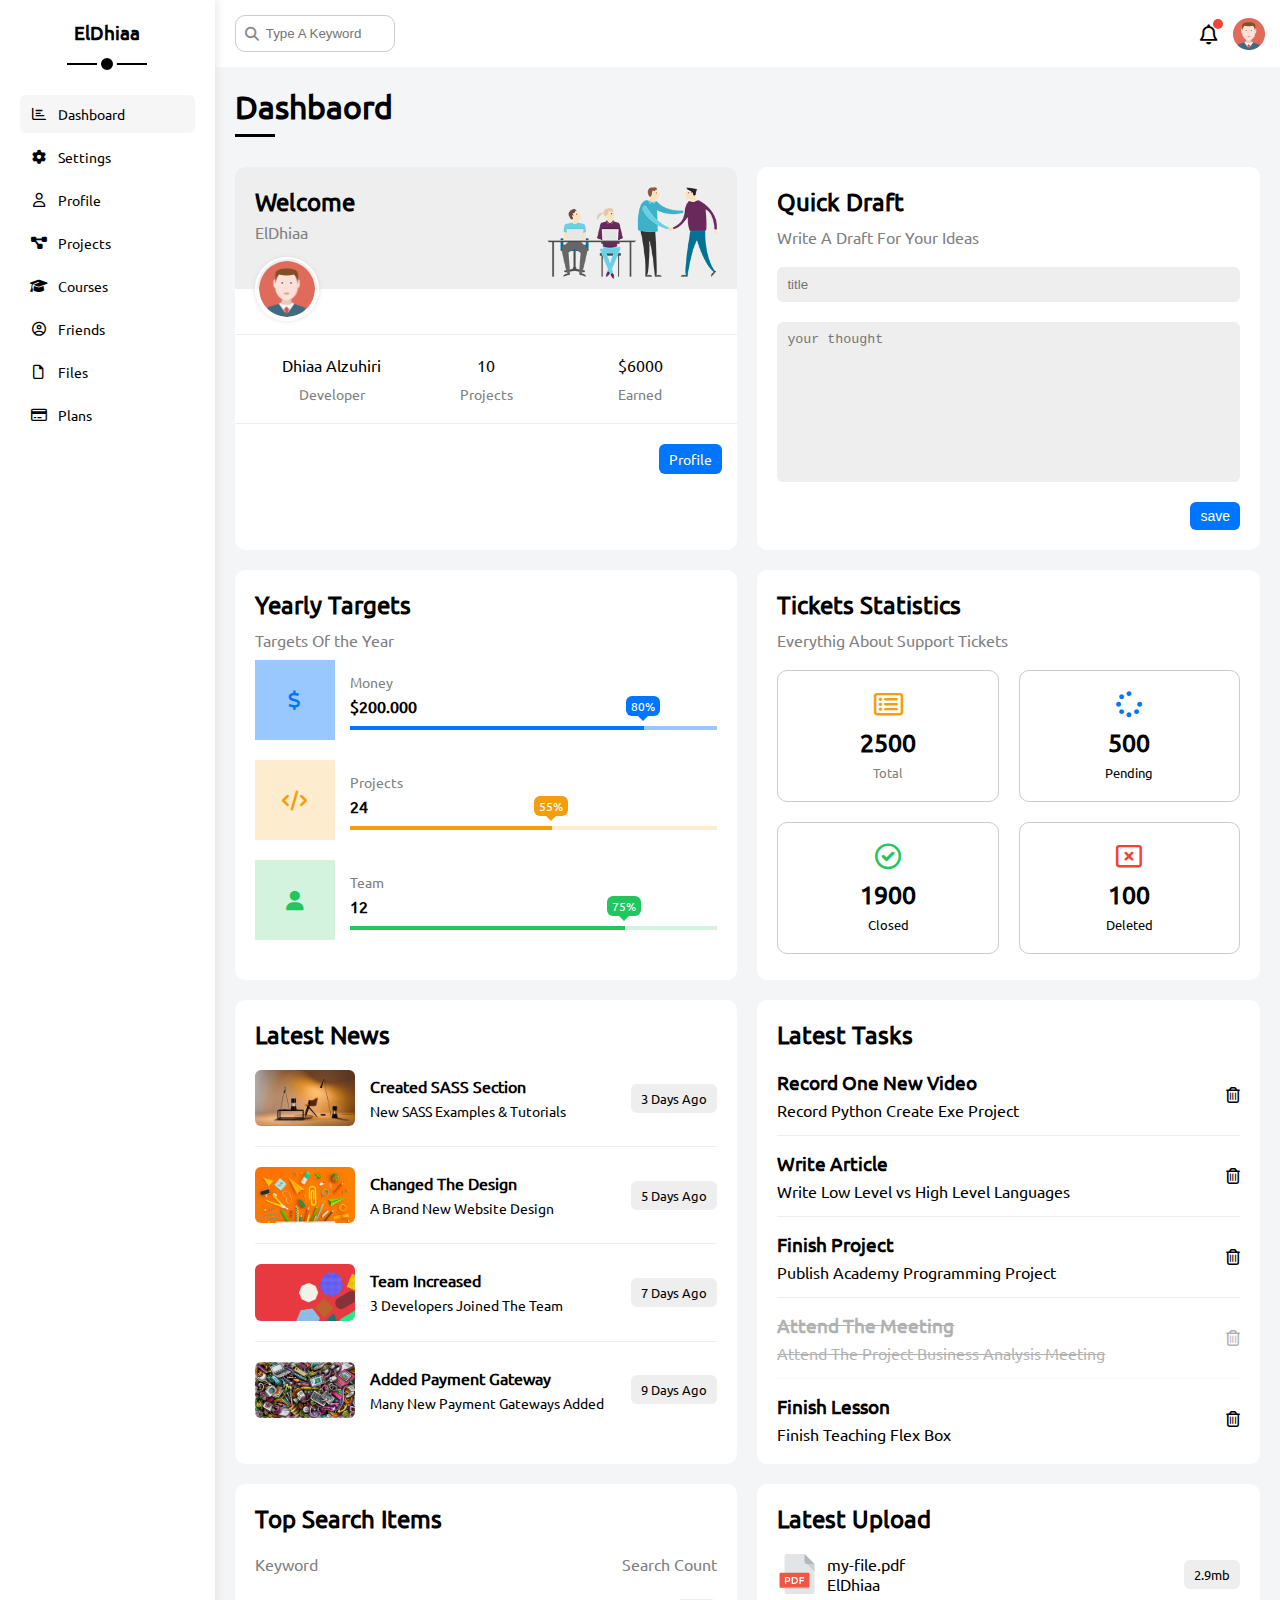
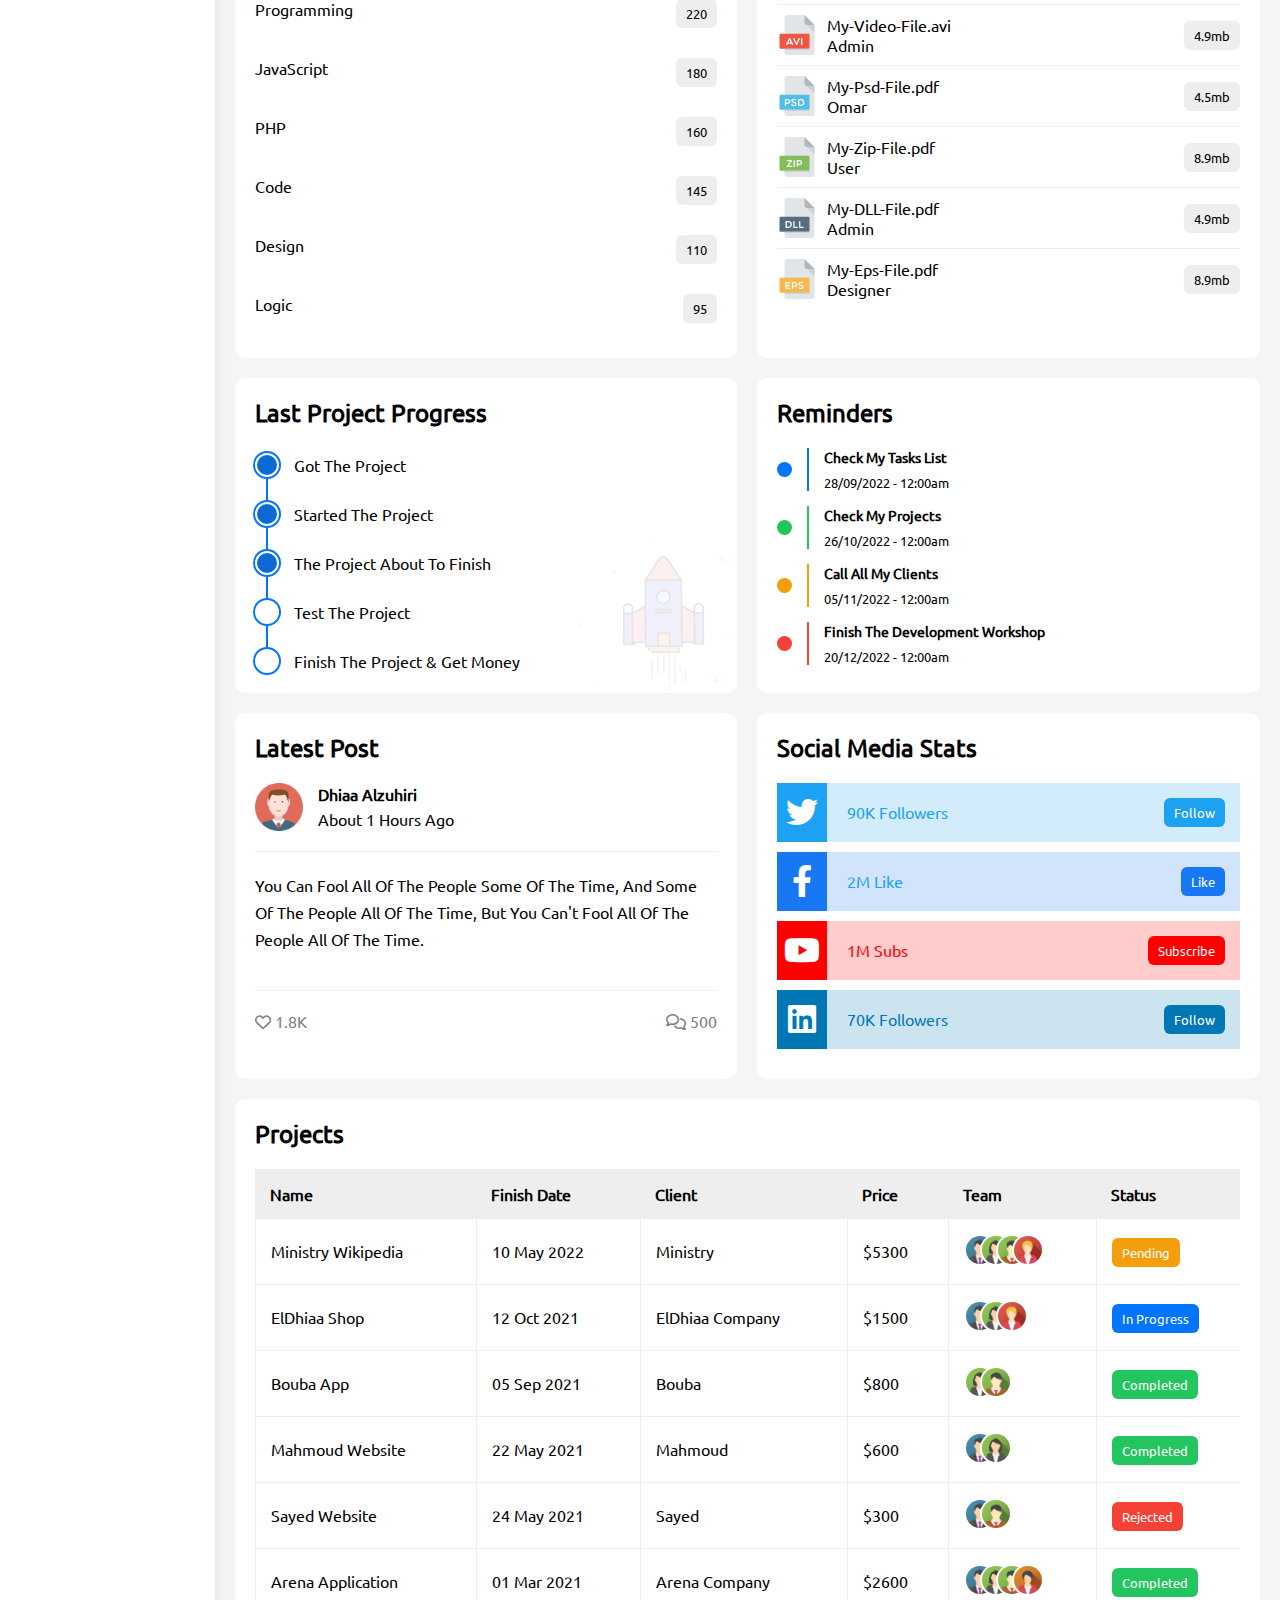
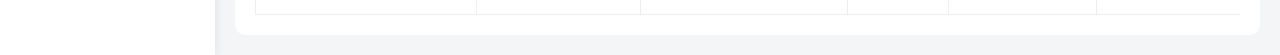
<file: index.html>
<!DOCTYPE html>
<html lang="en">
  <head>
    <meta charset="UTF-8" />
    <meta http-equiv="X-UA-Compatible" content="IE=edge" />
    <meta name="viewport" content="width=device-width, initial-scale=1.0" />
    <title>Dashboard</title>
    <link rel="stylesheet" href="css/all.min.css" />
    <link rel="stylesheet" href="css/myFramework.css" />
    <link rel="stylesheet" href="css/dashboard.css" />
  </head>
  <body>
    <div class="page d-flex">
      <div class="sidebar bg-white p-relative p-20">
        <h3 class="p-relative txt-c mt-0">ElDhiaa</h3>
        <ul>
            <li>
                <a class="active d-flex align-center fs-14 c-black rad-6 p-10" href="index.html">
                  <i class="fa-regular fa-chart-bar fa-fw"></i>
                  <span class="hide-mobile">Dashboard</span>
                </a>
              </li>
              <li>
                <a class="d-flex align-center fs-14 c-black rad-6 p-10" href="settings.html">
                  <i class="fa-solid fa-gear fa-fw"></i>
                  <span class="hide-mobile">Settings</span>
                </a>
              </li>
              <li>
                <a class="d-flex align-center fs-14 c-black rad-6 p-10" href="profile.html">
                  <i class="fa-regular fa-user fa-fw"></i>
                  <span class="hide-mobile">Profile</span>
                </a>
              </li>
              <li>
                <a class="d-flex align-center fs-14 c-black rad-6 p-10" href="projects.html">
                  <i class="fa-solid fa-diagram-project fa-fw"></i>
                  <span class="hide-mobile">Projects</span>
                </a>
              </li>
              <li>
                <a class="d-flex align-center fs-14 c-black rad-6 p-10" href="courses.html">
                  <i class="fa-solid fa-graduation-cap fa-fw"></i>
                  <span class="hide-mobile">Courses</span>
                </a>
              </li>
              <li>
                <a class="d-flex align-center fs-14 c-black rad-6 p-10" href="friends.html">
                  <i class="fa-regular fa-circle-user fa-fw"></i>
                  <span class="hide-mobile">Friends</span>
                </a>
              </li>
              <li>
                <a class="d-flex align-center fs-14 c-black rad-6 p-10" href="files.html">
                  <i class="fa-regular fa-file fa-fw"></i>
                  <span class="hide-mobile">Files</span>
                </a>
              </li>
              <li>
                <a class="d-flex align-center fs-14 c-black rad-6 p-10" href="plans.html">
                  <i class="fa-regular fa-credit-card fa-fw"></i>
                  <span class="hide-mobile">Plans</span>
                </a>
              </li>
            </ul>
      </div>
      <div class="content w-full">
          <!-- start head -->
          <div class="head bg-white p-15 flex-between">
            <div class="search p-relative">
                <input class="p-10" type="search" placeholder="Type A Keyword">
            </div>
            <div class="icons d-flex align-center">
                <span class="notification p-relative">
                    <i class="fa-regular fa-bell fa-lg"></i>
                </span>
                <img src="imgs/avatar.png" alt="">
            </div>
          </div>
          <!-- end head -->
          <h1 class="p-relative">Dashbaord</h1>
          <div class="wrapper d-grid gap-20">
            <!-- start welcome wedgit -->
            <div class="welcome bg-white rad-10 txt-c-moblie block-mobile">
                <div class="intro d-flex bg-eee space-between p-20">
                    <div>
                        <h2 class="m-0">
                            Welcome
                        </h2>
                        <p class="c-gray mt-5">
                            ElDhiaa
                        </p>
                    </div>
                    <img class="hide-mobile" src="./imgs/welcome.png" alt="">
                </div>
                <img src="imgs/avatar.png" class="avatar" alt="">
                <div class="body d-flex txt-c block-mobile p-20 mt-20 mb-20">
                    <div>Dhiaa Alzuhiri <span class="d-block fs-14 c-gray mt-10"> Developer</span></div>
                    <div>10 <span class="d-block fs-14 c-gray mt-10"> Projects</span></div>
                    <div>$6000 <span class="d-block fs-14 c-gray mt-10"> Earned</span></div>
                </div>
                <a href="profile.html" class="visit d-block c-white rad-6 fs-14 w-fit btn-shape">
                    Profile
                </a>
            </div>
             <!-- end welcome wedgit -->
             <!-- start quick craft wedgit -->
             <div class="quick-draft p-20 bg-white rad-10">
                <h2 class="mt-0 mb-10">Quick Draft</h2>
                <p class="mb-20 mt-0 c-gray fs-15">Write A Draft For Your Ideas</p>
                <form action="">
                    <input class="d-block bg-eee rad-6 p-10 mb-20 b-none w-full" type="text" placeholder="title">
                    <textarea class="d-block bg-eee rad-6 p-10 mb-20 b-none w-full" placeholder="your thought"></textarea>
                    <input type="submit" class="save d-block fs-14 bg-blue c-white b-none w-fit btn-shape" value="save">
                </form>
             </div>
             <!-- end quick craft wedgit -->
             <!-- start target wedgit-->
             <div class="target p-20 rad-10 bg-white">
                <h2 class="mt-0 mb-10">Yearly Targets</h2>
                <p class="mt-0 mb-10 c-gray">Targets Of the Year</p>
                <div class="target-row mb-20 flex-center blue">
                    <div class="icon flex-center">
                        <i class="fa-solid fa-dollar-sign fa-lg c-blue"></i>
                    </div>
                    <div class="details">
                        <span class="fs-14 c-gray">Money</span>
                        <span class="d-block mt-5 mb-10 fw-bold">$200.000</span>
                        <div class="progress p-relative">
                            <span class="bg-blue blue" style="width: 80%;">
                                <span class="bg-blue">80%</span>
                            </span>
                        </div>
                    </div>
                </div>

                <div class="target-row mb-20 flex-center orange">
                    <div class="icon flex-center">
                        <i class="fa-solid fa-code fa-lg c-orange"></i>
                    </div>
                    <div class="details">
                        <span class="fs-14 c-gray">Projects</span>
                        <span class="d-block mt-5 mb-10 fw-bold">24</span>
                        <div class="progress p-relative">
                            <span class="bg-orange orange" style="width: 55%;">
                                <span class="bg-orange">55%</span>
                            </span>
                        </div>
                    </div>
                </div>

                <div class="target-row mb-20 flex-center green">
                    <div class="icon flex-center">
                        <i class="fa-solid fa-user fa-lg c-green"></i>
                    </div>
                    <div class="details">
                        <span class="fs-14 c-gray">Team</span>
                        <span class="d-block mt-5 mb-10 fw-bold">12</span>
                        <div class="progress p-relative">
                            <span class="bg-green green" style="width: 75%;">
                                <span class="bg-green">75%</span>
                            </span>
                        </div>
                    </div>
                </div>
             </div>
             <!-- end target wedgit-->
             <!-- start ticket wedgit-->
             <div class="tickets p-20 bg-white rad-10">
                <h2 class="mt-0 mb-10">Tickets Statistics</h2>
                <p class="mt-0 mb-20 c-gray fs-15">Everythig About Support Tickets</p>
                <div class="d-flex txt-c gap-20 f-wrap">
                    <div class="box p-20 rad-10 fs-13 c-gray">
                        <i class="fa-regular fa-rectangle-list fa-2x mb-10 c-orange"></i>
                        <span class="d-block c-black fw-bold fs-25 mb-5">2500</span>
                        Total
                    </div>
                    <div class="box p-20 rad-10 fs-13 c-grey">
                        <i class="fa-solid fa-spinner fa-2x mb-10 c-blue"></i>
                        <span class="d-block c-black fw-bold fs-25 mb-5">500</span>
                        Pending
                      </div>
                      <div class="box p-20 rad-10 fs-13 c-grey">
                        <i class="fa-regular fa-circle-check fa-2x mb-10 c-green"></i>
                        <span class="d-block c-black fw-bold fs-25 mb-5">1900</span>
                        Closed
                      </div>
                      <div class="box p-20 rad-10 fs-13 c-grey">
                        <i class="fa-regular fa-rectangle-xmark fa-2x mb-10 c-red"></i>
                        <span class="d-block c-black fw-bold fs-25 mb-5">100</span>
                        Deleted
                      </div>
                </div>
             </div>
             <!-- end ticket wedgit-->
             <!-- start news wedgit-->
             <div class="news p-20 bg-white rad-10 txt-c-moblie">
                <h2 class="mt-0 mb-20">Latest News</h2>
                <div class="news-row d-flex align-center">
                    <img decoding="async" src="imgs/news-01.png" alt="" />
                    <div class="info">
                      <h3>Created SASS Section</h3>
                      <p class="m-0 fs-14 c-grey">New SASS Examples & Tutorials</p>
                    </div>
                    <div class="btn-shape bg-eee fs-13 label">3 Days Ago</div>
                  </div>
                  <div class="news-row d-flex align-center">
                    <img decoding="async" src="imgs/news-02.png" alt="" />
                    <div class="info">
                      <h3>Changed The Design</h3>
                      <p class="m-0 fs-14 c-grey">A Brand New Website Design</p>
                    </div>
                    <div class="btn-shape bg-eee fs-13 label">5 Days Ago</div>
                  </div>
                  <div class="news-row d-flex align-center">
                    <img decoding="async" src="imgs/news-03.png" alt="" />
                    <div class="info">
                      <h3>Team Increased</h3>
                      <p class="m-0 fs-14 c-grey">3 Developers Joined The Team</p>
                    </div>
                    <div class="btn-shape bg-eee fs-13 label">7 Days Ago</div>
                  </div>
                  <div class="news-row d-flex align-center">
                    <img decoding="async" src="imgs/news-04.png" alt="" />
                    <div class="info">
                      <h3>Added Payment Gateway</h3>
                      <p class="m-0 fs-14 c-grey">Many New Payment Gateways Added</p>
                    </div>
                    <div class="btn-shape bg-eee fs-13 label">9 Days Ago</div>
                  </div>
             </div>
             <!-- end news wedgit -->
             <!-- start tasks wedgit-->
             <div class="tasks p-20 bg-white rad-10">
                <h2 class="mt-0 mb-20">Latest Tasks</h2>
                <div class="task-row flex-between">
                    <div class="info">
                      <h3 class="mt-0 mb-5 fs-15">Record One New Video</h3>
                      <p class="m-0 c-grey">Record Python Create Exe Project</p>
                    </div>
                    <i class="fa-regular fa-trash-can delete"></i>
                  </div>
                  <div class="task-row flex-between">
                    <div class="info">
                      <h3 class="mt-0 mb-5 fs-15">Write Article</h3>
                      <p class="m-0 c-grey">Write Low Level vs High Level Languages</p>
                    </div>
                    <i class="fa-regular fa-trash-can delete"></i>
                  </div>
                  <div class="task-row flex-between">
                    <div class="info">
                      <h3 class="mt-0 mb-5 fs-15">Finish Project</h3>
                      <p class="m-0 c-grey">Publish Academy Programming Project</p>
                    </div>
                    <i class="fa-regular fa-trash-can delete"></i>
                  </div>
                  <div class="task-row flex-between done">
                    <div class="info">
                      <h3 class="mt-0 mb-5 fs-15">Attend The Meeting</h3>
                      <p class="m-0 c-grey">Attend The Project Business Analysis Meeting</p>
                    </div>
                    <i class="fa-regular fa-trash-can delete"></i>
                  </div>
                  <div class="task-row flex-between">
                    <div class="info">
                      <h3 class="mt-0 mb-5 fs-15">Finish Lesson</h3>
                      <p class="m-0 c-grey">Finish Teaching Flex Box</p>
                    </div>
                    <i class="fa-regular fa-trash-can delete"></i>
                  </div>
             </div>
             <!-- end tasks wedgit-->
            <!-- start top search wedgit -->
            <div class="search-items p-20 bg-white rad-10">
                <h2 class="mt-0 mb-20">Top Search Items</h2>
                <div class="items-head d-flex space-between c-grey mb-10">
                  <div class="c-gray">Keyword</div>
                  <div class="c-gray">Search Count</div>
                </div>
                <div class="items d-flex space-between pt-15 pb-15">
                  <span>Programming</span>
                  <span class="bg-eee fs-13 btn-shape">220</span>
                </div>
                <div class="items d-flex space-between pt-15 pb-15">
                  <span>JavaScript</span>
                  <span class="bg-eee btn-shape fs-13">180</span>
                </div>
                <div class="items d-flex space-between pt-15 pb-15">
                  <span>PHP</span>
                  <span class="bg-eee btn-shape fs-13">160</span>
                </div>
                <div class="items d-flex space-between pt-15 pb-15">
                  <span>Code</span>
                  <span class="bg-eee btn-shape fs-13">145</span>
                </div>
                <div class="items d-flex space-between pt-15 pb-15">
                  <span>Design</span>
                  <span class="bg-eee btn-shape fs-13">110</span>
                </div>
                <div class="items d-flex space-between pt-15 pb-15">
                  <span>Logic</span>
                  <span class="bg-eee btn-shape fs-13">95</span>
                </div>
              </div>
            <!-- end top search wedgit -->
            <!-- start latest upload -->
            <div class="latest-upload p-20 bg-white rad-10">
                <h2 class="mt-0 mb-20">Latest Upload</h2>
                <ul>
                    <li class="flex-between pb-10 mb-10">
                        <div class="d-flex align-center">
                          <img decoding="async" class="mr-10" src="imgs/pdf.svg" alt="" />
                          <div>
                            <span class="d-block">my-file.pdf</span>
                            <span class="fs-15 c-grey">ElDhiaa</span>
                          </div>
                        </div>
                        <div class="bg-eee btn-shape fs-13">2.9mb</div>
                      </li>
                      <li class="flex-between pb-10 mb-10">
                        <div class="d-flex align-center">
                          <img decoding="async" class="mr-10" src="imgs/avi.svg" alt="" />
                          <div>
                            <span class="d-block">My-Video-File.avi</span>
                            <span class="fs-15 c-grey">Admin</span>
                          </div>
                        </div>
                        <div class="bg-eee btn-shape fs-13">4.9mb</div>
                      </li>
                      <li class="flex-between pb-10 mb-10">
                        <div class="d-flex align-center">
                          <img decoding="async" class="mr-10" src="imgs/psd.svg" alt="" />
                          <div>
                            <span class="d-block">My-Psd-File.pdf</span>
                            <span class="fs-15 c-grey">Omar</span>
                          </div>
                        </div>
                        <div class="bg-eee btn-shape fs-13">4.5mb</div>
                      </li>
                      <li class="flex-between pb-10 mb-10">
                        <div class="d-flex align-center">
                          <img decoding="async" class="mr-10" src="imgs/zip.svg" alt="" />
                          <div>
                            <span class="d-block">My-Zip-File.pdf</span>
                            <span class="fs-15 c-grey">User</span>
                          </div>
                        </div>
                        <div class="bg-eee btn-shape fs-13">8.9mb</div>
                      </li>
                      <li class="flex-between pb-10 mb-10">
                        <div class="d-flex align-center">
                          <img decoding="async" class="mr-10" src="imgs/dll.svg" alt="" />
                          <div>
                            <span class="d-block">My-DLL-File.pdf</span>
                            <span class="fs-15 c-grey">Admin</span>
                          </div>
                        </div>
                        <div class="bg-eee btn-shape fs-13">4.9mb</div>
                      </li>
                      <li class="flex-between">
                        <div class="d-flex align-center">
                          <img decoding="async" class="mr-10" src="imgs/eps.svg" alt="" />
                          <div>
                            <span class="d-block">My-Eps-File.pdf</span>
                            <span class="fs-15 c-grey">Designer</span>
                          </div>
                        </div>
                        <div class="bg-eee btn-shape fs-13">8.9mb</div>
                      </li>
                </ul>
            </div>
            <!-- end latest upload -->
            <!-- start last project -->
            <div class="last-project p-20 bg-white rad-10 p-relative">
                <h2 class="mt-0 mb-20">Last Project Progress</h2>
                <ul class="p-relative m-0">
                    <li class="mt-25 d-flex align-center done">Got The Project</li>
                    <li class="mt-25 d-flex align-center done">Started The Project</li>
                    <li class="mt-25 d-flex align-center done">The Project About To Finish</li>
                    <li class="mt-25 d-flex align-center current">Test The Project</li>
                    <li class="mt-25 d-flex align-center">Finish The Project & Get Money</li>
                </ul>
                <img class="lunch-icon hide-mobile" src="imgs/project.png" alt="">
            </div>
            <!-- end last project -->
            <!-- start reminder -->
            <div class="reminder p-20 bg-white rad-10 p-relative">
              <h2 class="mt-0 mb-20">Reminders</h2>
              <ul class="m-0">
                <li class="d-flex align-center mt-15">
                  <span class="key bg-blue mr-15 d-block rad-half"></span>
                  <div class="pl-15 blue">
                    <p class="fs-14 fw-bold mt-0 mb-5">Check My Tasks List</p>
                    <span class="fs-13 c-grey">28/09/2022 - 12:00am</span>
                  </div>
                </li>
                <li class="d-flex align-center mt-15">
                  <span class="key bg-green mr-15 d-block rad-half"></span>
                  <div class="pl-15 green">
                    <p class="fs-14 fw-bold mt-0 mb-5">Check My Projects</p>
                    <span class="fs-13 c-grey">26/10/2022 - 12:00am</span>
                  </div>
                </li>
                <li class="d-flex align-center mt-15">
                  <span class="key bg-orange mr-15 d-block rad-half"></span>
                  <div class="pl-15 orange">
                    <p class="fs-14 fw-bold mt-0 mb-5">Call All My Clients</p>
                    <span class="fs-13 c-grey">05/11/2022 - 12:00am</span>
                  </div>
                </li>
                <li class="d-flex align-center mt-15">
                  <span class="key bg-red mr-15 d-block rad-half"></span>
                  <div class="pl-15 red">
                    <p class="fs-14 fw-bold mt-0 mb-5">Finish The Development Workshop</p>
                    <span class="fs-13 c-grey">20/12/2022 - 12:00am</span>
                  </div>
                </li>
              </ul>
            </div>
            <!-- end reminder -->
            <!-- start latest post wedgit -->
            <div class="latest-post p-20 bg-white rad-10 p-relative">
              <h2 class="mt-0 mb-25">Latest Post</h2>
              <div class="top d-flex align-center">
                <img decoding="async" class="avatar mr-15" src="imgs/avatar.png" alt="" />
                <div class="info">
                  <span class="d-block mb-5 fw-bold">Dhiaa Alzuhiri</span>
                  <span class="c-grey">About 1 Hours Ago</span>
                </div>
              </div>
              <div class="post-content txt-c-mobile pt-20 pb-20 mt-20 mb-20">
                You can fool all of the people some of the time, and some of the people all of the time, but you can't
                fool all of the people all of the time.
              </div>
              <div class="post-stats flex-between c-gray">
                <div>
                  <i class="fa-regular fa-heart"></i>
                  <span>1.8K</span>
                </div>
                <div>
                  <i class="fa-regular fa-comments"></i>
                  <span>500</span>
                </div>
              </div>
            </div>
            <!-- end latest post wedgit -->
            <!-- start social media wedgit -->
            <div class="social-media p-20 bg-white rad-10 p-relative">
              <h2 class="mt-0 mb-25">Social Media Stats</h2>
              <div class="box twitter p-15 p-relative mb-10 flex-between">
                <i class="fa-brands fa-twitter fa-2x c-white h-full flex-center"></i>
                <span>90K Followers</span>
                <a class="fs-13 c-white btn-shape" href="#">Follow</a>
              </div>
              <div class="box facebook p-15 p-relative mb-10 flex-between">
                <i class="fa-brands fa-facebook-f fa-2x c-white h-full flex-center"></i>
                <span>2M Like</span>
                <a class="fs-13 c-white btn-shape" href="#">Like</a>
              </div>
              <div class="box youtube p-15 p-relative mb-10 flex-between">
                <i class="fa-brands fa-youtube fa-2x c-white h-full flex-center"></i>
                <span>1M Subs</span>
                <a class="fs-13 c-white btn-shape" href="#">Subscribe</a>
              </div>
              <div class="box linkedin p-15 p-relative mb-10 flex-between">
                <i class="fa-brands fa-linkedin fa-2x c-white h-full flex-center"></i>
                <span>70K Followers</span>
                <a class="fs-13 c-white btn-shape" href="#">Follow</a>
              </div>
            </div>
            <!-- end social media wedgit -->
          </div>
         <!-- start project table -->
         <div class="projects rad-10 bg-white p-20 m-20">
          <h2 class="mt-0 mb-20">
            Projects
          </h2>
          <div class="responsive-table">
            <table class="fs-15 w-full">
              <thead>
                <tr>
                  <td>Name</td>
                  <td>Finish Date</td>
                  <td>Client</td>
                  <td>Price</td>
                  <td>Team</td>
                  <td>Status</td>
                </tr>
              </thead>
              <tbody>
                <tr>
                  <td>Ministry Wikipedia</td>
                  <td>10 May 2022</td>
                  <td>Ministry</td>
                  <td>$5300</td>
                  <td>
                    <img decoding="async" src="imgs/team-01.png" alt="" />
                    <img decoding="async" src="imgs/team-02.png" alt="" />
                    <img decoding="async" src="imgs/team-03.png" alt="" />
                    <img decoding="async" src="imgs/team-05.png" alt="" />
                  </td>
                  <td>
                    <span class="label btn-shape bg-orange c-white">Pending</span>
                  </td>
                </tr>
                <tr>
                  <td>ElDhiaa Shop</td>
                  <td>12 Oct 2021</td>
                  <td>ElDhiaa Company</td>
                  <td>$1500</td>
                  <td>
                    <img decoding="async" src="imgs/team-01.png" alt="" />
                    <img decoding="async" src="imgs/team-02.png" alt="" />
                    <img decoding="async" src="imgs/team-05.png" alt="" />
                  </td>
                  <td><span class="label btn-shape bg-blue c-white">In Progress</span></td>
                </tr>
                <tr>
                  <td>Bouba App</td>
                  <td>05 Sep 2021</td>
                  <td>Bouba</td>
                  <td>$800</td>
                  <td>
                    <img decoding="async" src="imgs/team-02.png" alt="" />
                    <img decoding="async" src="imgs/team-03.png" alt="" />
                  </td>
                  <td><span class="label btn-shape bg-green c-white">Completed</span></td>
                </tr>
                <tr>
                  <td>Mahmoud Website</td>
                  <td>22 May 2021</td>
                  <td>Mahmoud</td>
                  <td>$600</td>
                  <td>
                    <img decoding="async" src="imgs/team-01.png" alt="" />
                    <img decoding="async" src="imgs/team-02.png" alt="" />
                  </td>
                  <td><span class="label btn-shape bg-green c-white">Completed</span></td>
                </tr>
                <tr>
                  <td>Sayed Website</td>
                  <td>24 May 2021</td>
                  <td>Sayed</td>
                  <td>$300</td>
                  <td>
                    <img decoding="async" src="imgs/team-01.png" alt="" />
                    <img decoding="async" src="imgs/team-03.png" alt="" />
                  </td>
                  <td><span class="label btn-shape bg-red c-white">Rejected</span></td>
                </tr>
                <tr>
                  <td>Arena Application</td>
                  <td>01 Mar 2021</td>
                  <td>Arena Company</td>
                  <td>$2600</td>
                  <td>
                    <img decoding="async" src="imgs/team-01.png" alt="" />
                    <img decoding="async" src="imgs/team-02.png" alt="" />
                    <img decoding="async" src="imgs/team-03.png" alt="" />
                    <img decoding="async" src="imgs/team-04.png" alt="" />
                  </td>
                  <td><span class="label btn-shape bg-green c-white">Completed</span></td>
                </tr>
              </tbody>
            </table>
          </div>
         </div>
         <!-- end project table -->
      </div>
    </div>
</body>
</html>
</file>
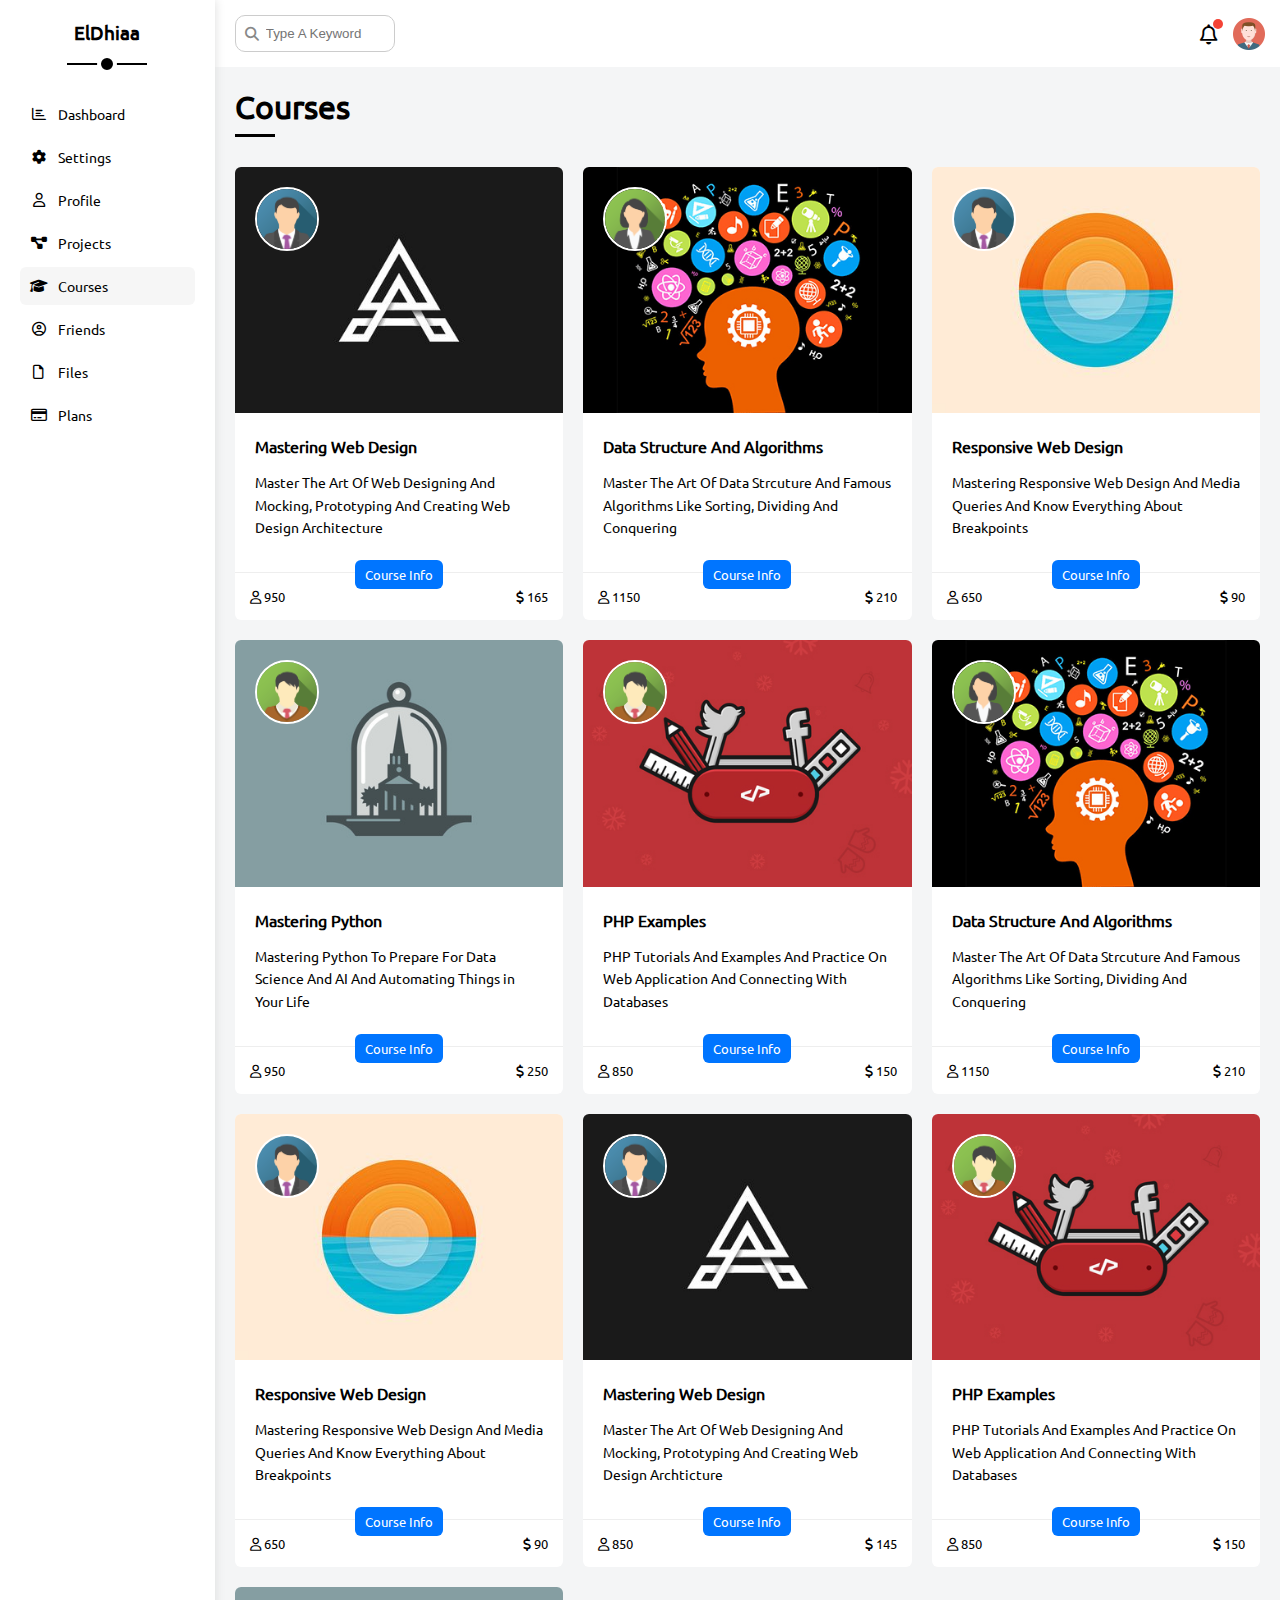
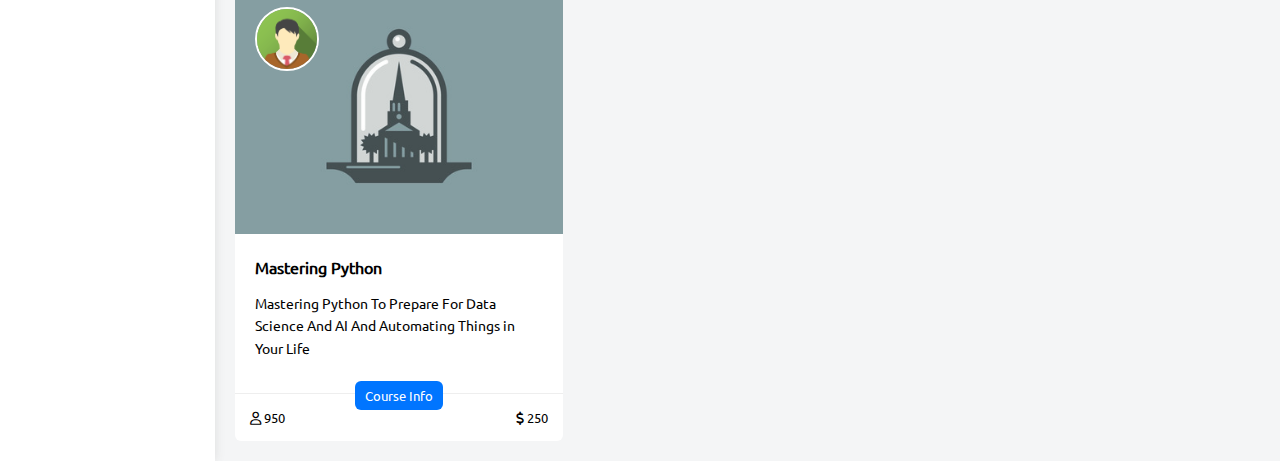
<file: courses.html>
<!DOCTYPE html>
<html lang="en">
  <head>
    <meta charset="UTF-8" />
    <meta http-equiv="X-UA-Compatible" content="IE=edge" />
    <meta name="viewport" content="width=device-width, initial-scale=1.0" />
    <title>Courses</title>
    <link rel="stylesheet" href="css/all.min.css" />
    <link rel="stylesheet" href="css/myFramework.css" />
    <link rel="stylesheet" href="css/dashboard.css" />
  </head>
  <body>
    <div class="page d-flex">
      <div class="sidebar bg-white p-relative p-20">
        <h3 class="p-relative txt-c mt-0">ElDhiaa</h3>
        <ul>
            <li>
                <a class="d-flex align-center fs-14 c-black rad-6 p-10" href="index.html">
                  <i class="fa-regular fa-chart-bar fa-fw"></i>
                  <span class="hide-mobile">Dashboard</span>
                </a>
              </li>
              <li>
                <a class="d-flex align-center fs-14 c-black rad-6 p-10" href="settings.html">
                  <i class="fa-solid fa-gear fa-fw"></i>
                  <span class="hide-mobile">Settings</span>
                </a>
              </li>
              <li>
                <a class="d-flex align-center fs-14 c-black rad-6 p-10" href="profile.html">
                  <i class="fa-regular fa-user fa-fw"></i>
                  <span class="hide-mobile">Profile</span>
                </a>
              </li>
              <li>
                <a class="d-flex align-center fs-14 c-black rad-6 p-10" href="projects.html">
                  <i class="fa-solid fa-diagram-project fa-fw"></i>
                  <span class="hide-mobile">Projects</span>
                </a>
              </li>
              <li>
                <a class="active d-flex align-center fs-14 c-black rad-6 p-10" href="courses.html">
                  <i class="fa-solid fa-graduation-cap fa-fw"></i>
                  <span class="hide-mobile">Courses</span>
                </a>
              </li>
              <li>
                <a class="d-flex align-center fs-14 c-black rad-6 p-10" href="friends.html">
                  <i class="fa-regular fa-circle-user fa-fw"></i>
                  <span class="hide-mobile">Friends</span>
                </a>
              </li>
              <li>
                <a class="d-flex align-center fs-14 c-black rad-6 p-10" href="files.html">
                  <i class="fa-regular fa-file fa-fw"></i>
                  <span class="hide-mobile">Files</span>
                </a>
              </li>
              <li>
                <a class="d-flex align-center fs-14 c-black rad-6 p-10" href="plans.html">
                  <i class="fa-regular fa-credit-card fa-fw"></i>
                  <span class="hide-mobile">Plans</span>
                </a>
              </li>
            </ul>
      </div>
      <div class="content w-full">
          <!-- start head -->
          <div class="head bg-white p-15 flex-between">
            <div class="search p-relative">
                <input class="p-10" type="search" placeholder="Type A Keyword">
            </div>
            <div class="icons d-flex align-center">
                <span class="notification p-relative">
                    <i class="fa-regular fa-bell fa-lg"></i>
                </span>
                <img src="imgs/avatar.png" alt="">
            </div>
          </div>
          <!-- end head -->
        <h1 class="p-relative">Courses</h1>
        <div class="courses-page d-grid m-20 gap-20">
          <div class="course bg-white rad-6 p-relative">
            <img decoding="async" class="cover" src="imgs/course-01.jpg" alt="" />
            <img decoding="async" class="instructor" src="imgs/team-01.png" alt="" />
            <div class="p-20">
              <h4 class="m-0">Mastering Web Design</h4>
              <p class="description c-grey mt-15 fs-14">
                Master The Art Of Web Designing And Mocking, Prototyping And Creating Web Design Architecture
              </p>
            </div>
            <div class="info p-15 p-relative flex-between">
              <span class="title bg-blue c-white btn-shape">Course Info</span>
              <span class="c-grey">
                <i class="fa-regular fa-user"></i>
                950
              </span>
              <span class="c-grey">
                <i class="fa-solid fa-dollar-sign"></i>
                165
              </span>
            </div>
          </div>
          <div class="course bg-white rad-6 p-relative">
            <img decoding="async" class="cover" src="imgs/course-02.jpg" alt="" />
            <img decoding="async" class="instructor" src="imgs/team-02.png" alt="" />
            <div class="p-20">
              <h4 class="m-0">Data Structure And Algorithms</h4>
              <p class="description c-grey mt-15 fs-14">
                Master The Art Of Data Strcuture And Famous Algorithms Like Sorting, Dividing And Conquering
              </p>
            </div>
            <div class="info p-15 p-relative flex-between">
              <span class="title bg-blue c-white btn-shape">Course Info</span>
              <span class="c-grey"> <i class="fa-regular fa-user"></i> 1150</span>
              <span class="c-grey"><i class="fa-solid fa-dollar-sign"></i> 210</span>
            </div>
          </div>
          <div class="course bg-white rad-6 p-relative">
            <img decoding="async" class="cover" src="imgs/course-03.jpg" alt="" />
            <img decoding="async" class="instructor" src="imgs/team-01.png" alt="" />
            <div class="p-20">
              <h4 class="m-0">Responsive Web Design</h4>
              <p class="description c-grey mt-15 fs-14">
                Mastering Responsive Web Design And Media Queries And Know Everything About Breakpoints
              </p>
            </div>
            <div class="info p-15 p-relative flex-between">
              <span class="title bg-blue c-white btn-shape">Course Info</span>
              <span class="c-grey"> <i class="fa-regular fa-user"></i> 650</span>
              <span class="c-grey"><i class="fa-solid fa-dollar-sign"></i> 90</span>
            </div>
          </div>
          <div class="course bg-white rad-6 p-relative">
            <img decoding="async" class="cover" src="imgs/course-04.jpg" alt="" />
            <img decoding="async" class="instructor" src="imgs/team-03.png" alt="" />
            <div class="p-20">
              <h4 class="m-0">Mastering Python</h4>
              <p class="description c-grey mt-15 fs-14">
                Mastering Python To Prepare For Data Science And AI And Automating Things in Your Life
              </p>
            </div>
            <div class="info p-15 p-relative flex-between">
              <span class="title bg-blue c-white btn-shape">Course Info</span>
              <span class="c-grey"> <i class="fa-regular fa-user"></i> 950</span>
              <span class="c-grey"><i class="fa-solid fa-dollar-sign"></i> 250</span>
            </div>
          </div>
          <div class="course bg-white rad-6 p-relative">
            <img decoding="async" class="cover" src="imgs/course-05.jpg" alt="" />
            <img decoding="async" class="instructor" src="imgs/team-03.png" alt="" />
            <div class="p-20">
              <h4 class="m-0">PHP Examples</h4>
              <p class="description c-grey mt-15 fs-14">
                PHP Tutorials And Examples And Practice On Web Application And Connecting With Databases
              </p>
            </div>
            <div class="info p-15 p-relative flex-between">
              <span class="title bg-blue c-white btn-shape">Course Info</span>
              <span class="c-grey"> <i class="fa-regular fa-user"></i> 850</span>
              <span class="c-grey"><i class="fa-solid fa-dollar-sign"></i> 150</span>
            </div>
          </div>
          <div class="course bg-white rad-6 p-relative">
            <img decoding="async" class="cover" src="imgs/course-02.jpg" alt="" />
            <img decoding="async" class="instructor" src="imgs/team-02.png" alt="" />
            <div class="p-20">
              <h4 class="m-0">Data Structure And Algorithms</h4>
              <p class="description c-grey mt-15 fs-14">
                Master The Art Of Data Strcuture And Famous Algorithms Like Sorting, Dividing And Conquering
              </p>
            </div>
            <div class="info p-15 p-relative flex-between">
              <span class="title bg-blue c-white btn-shape">Course Info</span>
              <span class="c-grey"> <i class="fa-regular fa-user"></i> 1150</span>
              <span class="c-grey"><i class="fa-solid fa-dollar-sign"></i> 210</span>
            </div>
          </div>
          <div class="course bg-white rad-6 p-relative">
            <img decoding="async" class="cover" src="imgs/course-03.jpg" alt="" />
            <img decoding="async" class="instructor" src="imgs/team-01.png" alt="" />
            <div class="p-20">
              <h4 class="m-0">Responsive Web Design</h4>
              <p class="description c-grey mt-15 fs-14">
                Mastering Responsive Web Design And Media Queries And Know Everything About Breakpoints
              </p>
            </div>
            <div class="info p-15 p-relative flex-between">
              <span class="title bg-blue c-white btn-shape">Course Info</span>
              <span class="c-grey"> <i class="fa-regular fa-user"></i> 650</span>
              <span class="c-grey"><i class="fa-solid fa-dollar-sign"></i> 90</span>
            </div>
          </div>
          <div class="course bg-white rad-6 p-relative">
            <img decoding="async" class="cover" src="imgs/course-01.jpg" alt="" />
            <img decoding="async" class="instructor" src="imgs/team-01.png" alt="" />
            <div class="p-20">
              <h4 class="m-0">Mastering Web Design</h4>
              <p class="description c-grey mt-15 fs-14">
                Master The Art Of Web Designing And Mocking, Prototyping And Creating Web Design Archticture
              </p>
            </div>
            <div class="info p-15 p-relative flex-between">
              <span class="title bg-blue c-white btn-shape">Course Info</span>
              <span class="c-grey"> <i class="fa-regular fa-user"></i> 850</span>
              <span class="c-grey"><i class="fa-solid fa-dollar-sign"></i> 145</span>
            </div>
          </div>
          <div class="course bg-white rad-6 p-relative">
            <img decoding="async" class="cover" src="imgs/course-05.jpg" alt="" />
            <img decoding="async" class="instructor" src="imgs/team-03.png" alt="" />
            <div class="p-20">
              <h4 class="m-0">PHP Examples</h4>
              <p class="description c-grey mt-15 fs-14">
                PHP Tutorials And Examples And Practice On Web Application And Connecting With Databases
              </p>
            </div>
            <div class="info p-15 p-relative flex-between">
              <span class="title bg-blue c-white btn-shape">Course Info</span>
              <span class="c-grey"> <i class="fa-regular fa-user"></i> 850</span>
              <span class="c-grey"><i class="fa-solid fa-dollar-sign"></i> 150</span>
            </div>
          </div>
          <div class="course bg-white rad-6 p-relative">
            <img decoding="async" class="cover" src="imgs/course-04.jpg" alt="" />
            <img decoding="async" class="instructor" src="imgs/team-03.png" alt="" />
            <div class="p-20">
              <h4 class="m-0">Mastering Python</h4>
              <p class="description c-grey mt-15 fs-14">
                Mastering Python To Prepare For Data Science And AI And Automating Things in Your Life
              </p>
            </div>
            <div class="info p-15 p-relative flex-between">
              <span class="title bg-blue c-white btn-shape">Course Info</span>
              <span class="c-grey"> <i class="fa-regular fa-user"></i> 950</span>
              <span class="c-grey"><i class="fa-solid fa-dollar-sign"></i> 250</span>
            </div>
          </div>
        </div>
      </div>
    </div>
  </body>
</html>
</file>
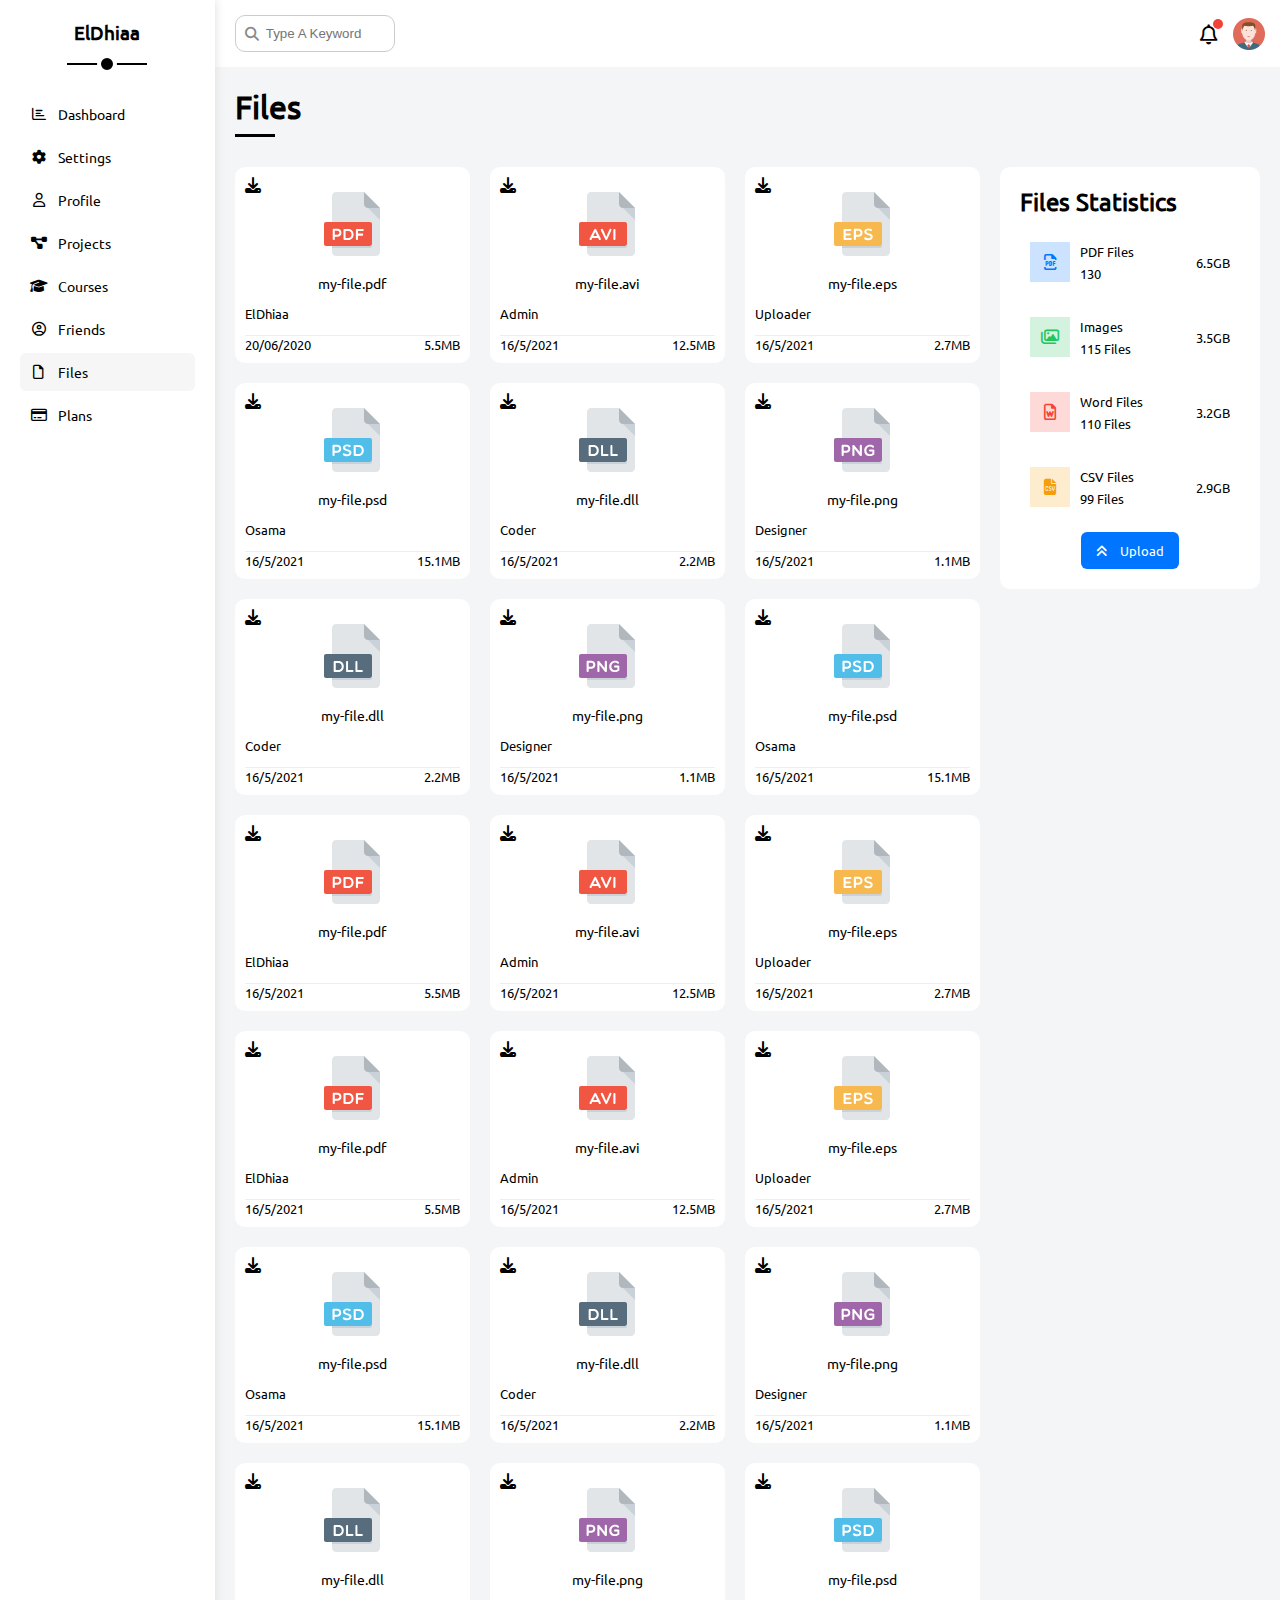
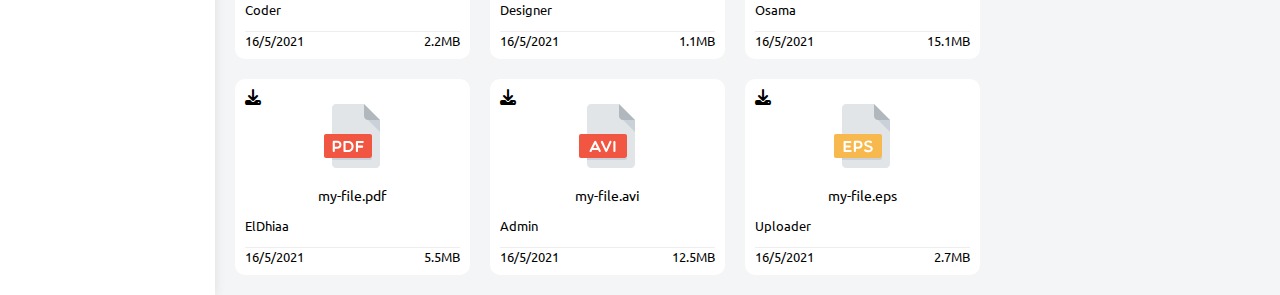
<file: files.html>
<!DOCTYPE html>
<html lang="en">
  <head>
    <meta charset="UTF-8" />
    <meta http-equiv="X-UA-Compatible" content="IE=edge" />
    <meta name="viewport" content="width=device-width, initial-scale=1.0" />
    <title>Files</title>
    <link rel="stylesheet" href="css/all.min.css" />
    <link rel="stylesheet" href="css/myFramework.css" />
    <link rel="stylesheet" href="css/dashboard.css" />
  </head>
  <body>
    <div class="page d-flex">
      <div class="sidebar bg-white p-20 p-relative">
        <h3 class="p-relative txt-c mt-0">ElDhiaa</h3>
        <ul>
          <li>
            <a class="d-flex align-center fs-14 c-black rad-6 p-10" href="index.html">
              <i class="fa-regular fa-chart-bar fa-fw"></i>
              <span class="hide-mobile">Dashboard</span>
            </a>
          </li>
          <li>
            <a class="d-flex align-center fs-14 c-black rad-6 p-10" href="settings.html">
              <i class="fa-solid fa-gear fa-fw"></i>
              <span class="hide-mobile">Settings</span>
            </a>
          </li>
          <li>
            <a class="d-flex align-center fs-14 c-black rad-6 p-10" href="profile.html">
              <i class="fa-regular fa-user fa-fw"></i>
              <span class="hide-mobile">Profile</span>
            </a>
          </li>
          <li>
            <a class="d-flex align-center fs-14 c-black rad-6 p-10" href="projects.html">
              <i class="fa-solid fa-diagram-project fa-fw"></i>
              <span class="hide-mobile">Projects</span>
            </a>
          </li>
          <li>
            <a class="d-flex align-center fs-14 c-black rad-6 p-10" href="courses.html">
              <i class="fa-solid fa-graduation-cap fa-fw"></i>
              <span class="hide-mobile">Courses</span>
            </a>
          </li>
          <li>
            <a class="d-flex align-center fs-14 c-black rad-6 p-10" href="friends.html">
              <i class="fa-regular fa-circle-user fa-fw"></i>
              <span class="hide-mobile">Friends</span>
            </a>
          </li>
          <li>
            <a class="active d-flex align-center fs-14 c-black rad-6 p-10" href="files.html">
              <i class="fa-regular fa-file fa-fw"></i>
              <span class="hide-mobile">Files</span>
            </a>
          </li>
          <li>
            <a class="d-flex align-center fs-14 c-black rad-6 p-10" href="plans.html">
              <i class="fa-regular fa-credit-card fa-fw"></i>
              <span class="hide-mobile">Plans</span>
            </a>
          </li>
        </ul>
      </div>
      <div class="content w-full">
        <!-- Start Head -->
        <div class="head bg-white p-15 flex-between">
          <div class="search p-relative">
            <input class="p-10" type="search" placeholder="Type A Keyword" />
          </div>
          <div class="icons d-flex align-center">
            <span class="notification p-relative">
              <i class="fa-regular fa-bell fa-lg"></i>
            </span>
            <img decoding="async" src="imgs/avatar.png" alt="" />
          </div>
        </div>
        <!-- End Head -->
        <h1 class="p-relative">Files</h1>
        <div class="files-page d-flex m-20 gap-20">
          <div class="files-stats p-20 bg-white rad-10">
            <h2 class="mt-0 mb-15 txt-c-mobile">Files Statistics</h2>
            <div class="d-flex align-center border-eee p-10 rad-6 mb-15 fs-13">
              <i class="fa-regular fa-file-pdf fa-lg blue flex-center c-blue icon"></i>
              <div class="info">
                <span>PDF Files</span>
                <span class="c-grey d-block mt-5">130</span>
              </div>
              <div class="size c-grey">6.5GB</div>
            </div>
            <div class="d-flex align-center border-eee p-10 rad-6 mb-15 fs-13">
              <i class="fa-regular fa-images fa-lg green flex-center c-green icon"></i>
              <div class="info">
                <span>Images</span>
                <span class="c-grey d-block mt-5">115 Files</span>
              </div>
              <div class="size c-grey">3.5GB</div>
            </div>
            <div class="d-flex align-center border-eee p-10 rad-6 mb-15 fs-13">
              <i class="fa-regular fa-file-word fa-lg red flex-center c-red icon"></i>
              <div class="info">
                <span>Word Files</span>
                <span class="c-grey d-block mt-5">110 Files</span>
              </div>
              <div class="size c-grey">3.2GB</div>
            </div>
            <div class="d-flex align-center border-eee p-10 rad-6 fs-13">
              <i class="fa-solid fa-file-csv fa-lg orange flex-center c-orange icon"></i>
              <div class="info">
                <span>CSV Files</span>
                <span class="c-grey d-block mt-5">99 Files</span>
              </div>
              <div class="size c-grey">2.9GB</div>
            </div>
            <a class="upload bg-blue c-white fs-13 rad-6 d-block w-fit" href="#">
              <i class="fa-solid fa-angles-up mr-10"></i>
              Upload
            </a>
          </div>
          <div class="files-content d-grid gap-20">
            <div class="file bg-white p-10 rad-10">
              <i class="fa-solid fa-download c-grey p-absolute"></i>
              <div class="icon txt-c">
                <img decoding="async" class="mt-15 mb-15" src="imgs/pdf.svg" alt="" />
              </div>
              <div class="txt-c mb-10 fs-14">my-file.pdf</div>
              <p class="c-grey fs-13">ElDhiaa</p>
              <div class="info flex-between mt-10 pt-10 fs-13 c-grey">
                <span>20/06/2020</span>
                <span>5.5MB</span>
              </div>
            </div>
            <div class="file bg-white p-10 rad-10">
              <i class="fa-solid fa-download c-grey p-absolute"></i>
              <div class="icon txt-c">
                <img decoding="async" class="mt-15 mb-15" src="imgs/avi.svg" alt="" />
              </div>
              <div class="txt-c mb-10 fs-14">my-file.avi</div>
              <p class="c-grey fs-13">Admin</p>
              <div class="info flex-between mt-10 pt-10 fs-13 c-grey">
                <span>16/5/2021</span>
                <span>12.5MB</span>
              </div>
            </div>
            <div class="file bg-white p-10 rad-10">
              <i class="fa-solid fa-download c-grey p-absolute"></i>
              <div class="icon txt-c">
                <img decoding="async" class="mt-15 mb-15" src="imgs/eps.svg" alt="" />
              </div>
              <div class="txt-c mb-10 fs-14">my-file.eps</div>
              <p class="c-grey fs-13">Uploader</p>
              <div class="info flex-between mt-10 pt-10 fs-13 c-grey">
                <span>16/5/2021</span>
                <span>2.7MB</span>
              </div>
            </div>
            <div class="file bg-white p-10 rad-10">
              <i class="fa-solid fa-download c-grey p-absolute"></i>
              <div class="icon txt-c">
                <img decoding="async" class="mt-15 mb-15" src="imgs/psd.svg" alt="" />
              </div>
              <div class="txt-c mb-10 fs-14">my-file.psd</div>
              <p class="c-grey fs-13">Osama</p>
              <div class="info flex-between mt-10 pt-10 fs-13 c-grey">
                <span>16/5/2021</span>
                <span>15.1MB</span>
              </div>
            </div>
            <div class="file bg-white p-10 rad-10">
              <i class="fa-solid fa-download c-grey p-absolute"></i>
              <div class="icon txt-c">
                <img decoding="async" class="mt-15 mb-15" src="imgs/dll.svg" alt="" />
              </div>
              <div class="txt-c mb-10 fs-14">my-file.dll</div>
              <p class="c-grey fs-13">Coder</p>
              <div class="info flex-between mt-10 pt-10 fs-13 c-grey">
                <span>16/5/2021</span>
                <span>2.2MB</span>
              </div>
            </div>
            <div class="file bg-white p-10 rad-10">
              <i class="fa-solid fa-download c-grey p-absolute"></i>
              <div class="icon txt-c">
                <img decoding="async" class="mt-15 mb-15" src="imgs/png.svg" alt="" />
              </div>
              <div class="txt-c mb-10 fs-14">my-file.png</div>
              <p class="c-grey fs-13">Designer</p>
              <div class="info flex-between mt-10 pt-10 fs-13 c-grey">
                <span>16/5/2021</span>
                <span>1.1MB</span>
              </div>
            </div>
            <div class="file bg-white p-10 rad-10">
              <i class="fa-solid fa-download c-grey p-absolute"></i>
              <div class="icon txt-c">
                <img decoding="async" class="mt-15 mb-15" src="imgs/dll.svg" alt="" />
              </div>
              <div class="txt-c mb-10 fs-14">my-file.dll</div>
              <p class="c-grey fs-13">Coder</p>
              <div class="info flex-between mt-10 pt-10 fs-13 c-grey">
                <span>16/5/2021</span>
                <span>2.2MB</span>
              </div>
            </div>
            <div class="file bg-white p-10 rad-10">
              <i class="fa-solid fa-download c-grey p-absolute"></i>
              <div class="icon txt-c">
                <img decoding="async" class="mt-15 mb-15" src="imgs/png.svg" alt="" />
              </div>
              <div class="txt-c mb-10 fs-14">my-file.png</div>
              <p class="c-grey fs-13">Designer</p>
              <div class="info flex-between mt-10 pt-10 fs-13 c-grey">
                <span>16/5/2021</span>
                <span>1.1MB</span>
              </div>
            </div>
            <div class="file bg-white p-10 rad-10">
              <i class="fa-solid fa-download c-grey p-absolute"></i>
              <div class="icon txt-c">
                <img decoding="async" class="mt-15 mb-15" src="imgs/psd.svg" alt="" />
              </div>
              <div class="txt-c mb-10 fs-14">my-file.psd</div>
              <p class="c-grey fs-13">Osama</p>
              <div class="info flex-between mt-10 pt-10 fs-13 c-grey">
                <span>16/5/2021</span>
                <span>15.1MB</span>
              </div>
            </div>
            <div class="file bg-white p-10 rad-10">
              <i class="fa-solid fa-download c-grey p-absolute"></i>
              <div class="icon txt-c">
                <img decoding="async" class="mt-15 mb-15" src="imgs/pdf.svg" alt="" />
              </div>
              <div class="txt-c mb-10 fs-14">my-file.pdf</div>
              <p class="c-grey fs-13">ElDhiaa</p>
              <div class="info flex-between mt-10 pt-10 fs-13 c-grey">
                <span>16/5/2021</span>
                <span>5.5MB</span>
              </div>
            </div>
            <div class="file bg-white p-10 rad-10">
              <i class="fa-solid fa-download c-grey p-absolute"></i>
              <div class="icon txt-c">
                <img decoding="async" class="mt-15 mb-15" src="imgs/avi.svg" alt="" />
              </div>
              <div class="txt-c mb-10 fs-14">my-file.avi</div>
              <p class="c-grey fs-13">Admin</p>
              <div class="info flex-between mt-10 pt-10 fs-13 c-grey">
                <span>16/5/2021</span>
                <span>12.5MB</span>
              </div>
            </div>
            <div class="file bg-white p-10 rad-10">
              <i class="fa-solid fa-download c-grey p-absolute"></i>
              <div class="icon txt-c">
                <img decoding="async" class="mt-15 mb-15" src="imgs/eps.svg" alt="" />
              </div>
              <div class="txt-c mb-10 fs-14">my-file.eps</div>
              <p class="c-grey fs-13">Uploader</p>
              <div class="info flex-between mt-10 pt-10 fs-13 c-grey">
                <span>16/5/2021</span>
                <span>2.7MB</span>
              </div>
            </div>
            <div class="file bg-white p-10 rad-10">
              <i class="fa-solid fa-download c-grey p-absolute"></i>
              <div class="icon txt-c">
                <img decoding="async" class="mt-15 mb-15" src="imgs/pdf.svg" alt="" />
              </div>
              <div class="txt-c mb-10 fs-14">my-file.pdf</div>
              <p class="c-grey fs-13">ElDhiaa</p>
              <div class="info flex-between mt-10 pt-10 fs-13 c-grey">
                <span>16/5/2021</span>
                <span>5.5MB</span>
              </div>
            </div>
            <div class="file bg-white p-10 rad-10">
              <i class="fa-solid fa-download c-grey p-absolute"></i>
              <div class="icon txt-c">
                <img decoding="async" class="mt-15 mb-15" src="imgs/avi.svg" alt="" />
              </div>
              <div class="txt-c mb-10 fs-14">my-file.avi</div>
              <p class="c-grey fs-13">Admin</p>
              <div class="info flex-between mt-10 pt-10 fs-13 c-grey">
                <span>16/5/2021</span>
                <span>12.5MB</span>
              </div>
            </div>
            <div class="file bg-white p-10 rad-10">
              <i class="fa-solid fa-download c-grey p-absolute"></i>
              <div class="icon txt-c">
                <img decoding="async" class="mt-15 mb-15" src="imgs/eps.svg" alt="" />
              </div>
              <div class="txt-c mb-10 fs-14">my-file.eps</div>
              <p class="c-grey fs-13">Uploader</p>
              <div class="info flex-between mt-10 pt-10 fs-13 c-grey">
                <span>16/5/2021</span>
                <span>2.7MB</span>
              </div>
            </div>
            <div class="file bg-white p-10 rad-10">
              <i class="fa-solid fa-download c-grey p-absolute"></i>
              <div class="icon txt-c">
                <img decoding="async" class="mt-15 mb-15" src="imgs/psd.svg" alt="" />
              </div>
              <div class="txt-c mb-10 fs-14">my-file.psd</div>
              <p class="c-grey fs-13">Osama</p>
              <div class="info flex-between mt-10 pt-10 fs-13 c-grey">
                <span>16/5/2021</span>
                <span>15.1MB</span>
              </div>
            </div>
            <div class="file bg-white p-10 rad-10">
              <i class="fa-solid fa-download c-grey p-absolute"></i>
              <div class="icon txt-c">
                <img decoding="async" class="mt-15 mb-15" src="imgs/dll.svg" alt="" />
              </div>
              <div class="txt-c mb-10 fs-14">my-file.dll</div>
              <p class="c-grey fs-13">Coder</p>
              <div class="info flex-between mt-10 pt-10 fs-13 c-grey">
                <span>16/5/2021</span>
                <span>2.2MB</span>
              </div>
            </div>
            <div class="file bg-white p-10 rad-10">
              <i class="fa-solid fa-download c-grey p-absolute"></i>
              <div class="icon txt-c">
                <img decoding="async" class="mt-15 mb-15" src="imgs/png.svg" alt="" />
              </div>
              <div class="txt-c mb-10 fs-14">my-file.png</div>
              <p class="c-grey fs-13">Designer</p>
              <div class="info flex-between mt-10 pt-10 fs-13 c-grey">
                <span>16/5/2021</span>
                <span>1.1MB</span>
              </div>
            </div>
            <div class="file bg-white p-10 rad-10">
              <i class="fa-solid fa-download c-grey p-absolute"></i>
              <div class="icon txt-c">
                <img decoding="async" class="mt-15 mb-15" src="imgs/dll.svg" alt="" />
              </div>
              <div class="txt-c mb-10 fs-14">my-file.dll</div>
              <p class="c-grey fs-13">Coder</p>
              <div class="info flex-between mt-10 pt-10 fs-13 c-grey">
                <span>16/5/2021</span>
                <span>2.2MB</span>
              </div>
            </div>
            <div class="file bg-white p-10 rad-10">
              <i class="fa-solid fa-download c-grey p-absolute"></i>
              <div class="icon txt-c">
                <img decoding="async" class="mt-15 mb-15" src="imgs/png.svg" alt="" />
              </div>
              <div class="txt-c mb-10 fs-14">my-file.png</div>
              <p class="c-grey fs-13">Designer</p>
              <div class="info flex-between mt-10 pt-10 fs-13 c-grey">
                <span>16/5/2021</span>
                <span>1.1MB</span>
              </div>
            </div>
            <div class="file bg-white p-10 rad-10">
              <i class="fa-solid fa-download c-grey p-absolute"></i>
              <div class="icon txt-c">
                <img decoding="async" class="mt-15 mb-15" src="imgs/psd.svg" alt="" />
              </div>
              <div class="txt-c mb-10 fs-14">my-file.psd</div>
              <p class="c-grey fs-13">Osama</p>
              <div class="info flex-between mt-10 pt-10 fs-13 c-grey">
                <span>16/5/2021</span>
                <span>15.1MB</span>
              </div>
            </div>
            <div class="file bg-white p-10 rad-10">
              <i class="fa-solid fa-download c-grey p-absolute"></i>
              <div class="icon txt-c">
                <img decoding="async" class="mt-15 mb-15" src="imgs/pdf.svg" alt="" />
              </div>
              <div class="txt-c mb-10 fs-14">my-file.pdf</div>
              <p class="c-grey fs-13">ElDhiaa</p>
              <div class="info flex-between mt-10 pt-10 fs-13 c-grey">
                <span>16/5/2021</span>
                <span>5.5MB</span>
              </div>
            </div>
            <div class="file bg-white p-10 rad-10">
              <i class="fa-solid fa-download c-grey p-absolute"></i>
              <div class="icon txt-c">
                <img decoding="async" class="mt-15 mb-15" src="imgs/avi.svg" alt="" />
              </div>
              <div class="txt-c mb-10 fs-14">my-file.avi</div>
              <p class="c-grey fs-13">Admin</p>
              <div class="info flex-between mt-10 pt-10 fs-13 c-grey">
                <span>16/5/2021</span>
                <span>12.5MB</span>
              </div>
            </div>
            <div class="file bg-white p-10 rad-10">
              <i class="fa-solid fa-download c-grey p-absolute"></i>
              <div class="icon txt-c">
                <img decoding="async" class="mt-15 mb-15" src="imgs/eps.svg" alt="" />
              </div>
              <div class="txt-c mb-10 fs-14">my-file.eps</div>
              <p class="c-grey fs-13">Uploader</p>
              <div class="info flex-between mt-10 pt-10 fs-13 c-grey">
                <span>16/5/2021</span>
                <span>2.7MB</span>
              </div>
            </div>
          </div>
        </div>
      </div>
    </div>
  </body>
</html>
</file>
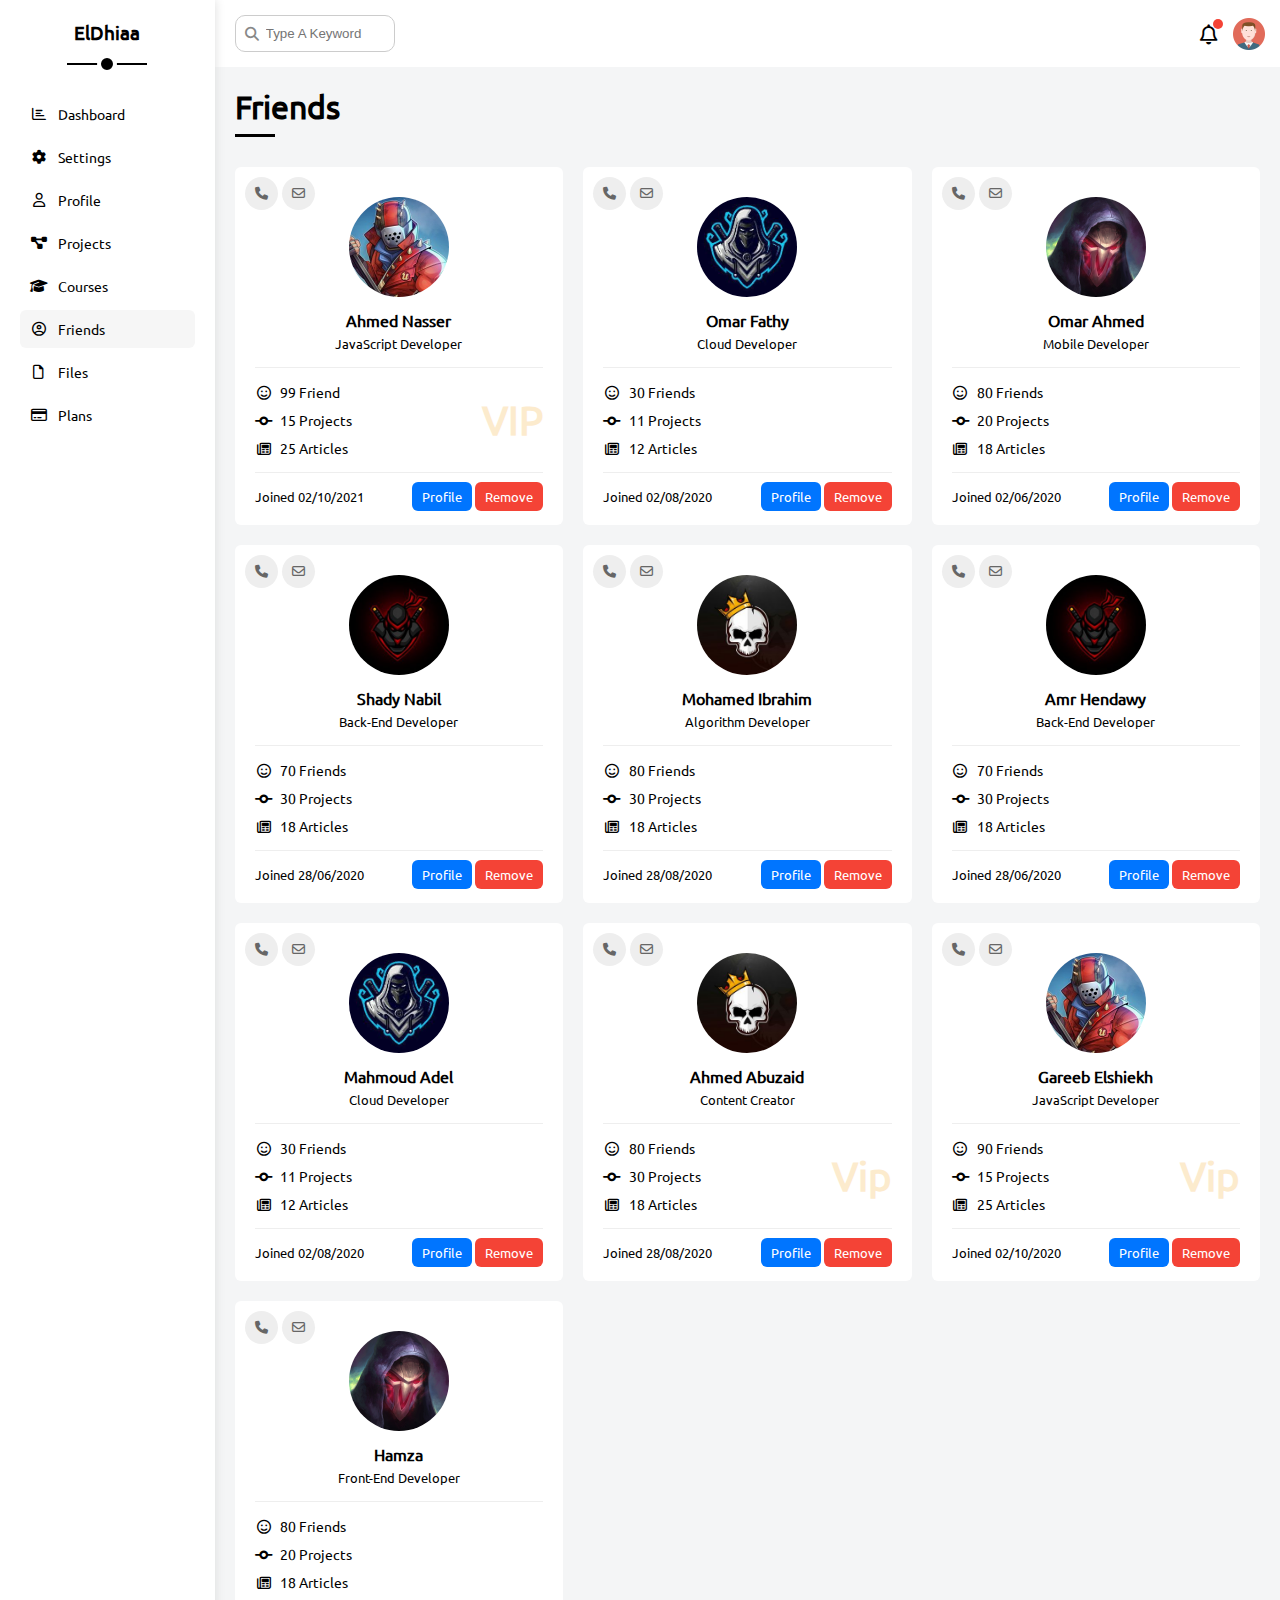
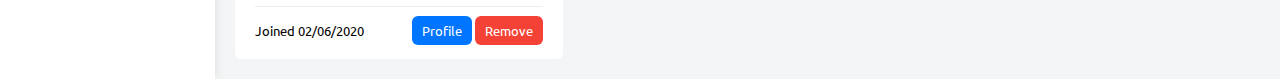
<file: Friends.html>
<!DOCTYPE html>
<html lang="en">
  <head>
    <meta charset="UTF-8" />
    <meta http-equiv="X-UA-Compatible" content="IE=edge" />
    <meta name="viewport" content="width=device-width, initial-scale=1.0" />
    <title>Friends</title>
    <link rel="stylesheet" href="css/all.min.css" />
    <link rel="stylesheet" href="css/myFramework.css" />
    <link rel="stylesheet" href="css/dashboard.css" />
  </head>
  <body>
    <div class="page d-flex">
      <div class="sidebar bg-white p-20 p-relative">
        <h3 class="p-relative txt-c mt-0">ElDhiaa</h3>
        <ul>
          <li>
            <a class="d-flex align-center fs-14 c-black rad-6 p-10" href="index.html">
              <i class="fa-regular fa-chart-bar fa-fw"></i>
              <span class="hide-mobile">Dashboard</span>
            </a>
          </li>
          <li>
            <a class="d-flex align-center fs-14 c-black rad-6 p-10" href="settings.html">
              <i class="fa-solid fa-gear fa-fw"></i>
              <span class="hide-mobile">Settings</span>
            </a>
          </li>
          <li>
            <a class="d-flex align-center fs-14 c-black rad-6 p-10" href="profile.html">
              <i class="fa-regular fa-user fa-fw"></i>
              <span class="hide-mobile">Profile</span>
            </a>
          </li>
          <li>
            <a class="d-flex align-center fs-14 c-black rad-6 p-10" href="projects.html">
              <i class="fa-solid fa-diagram-project fa-fw"></i>
              <span class="hide-mobile">Projects</span>
            </a>
          </li>
          <li>
            <a class="d-flex align-center fs-14 c-black rad-6 p-10" href="courses.html">
              <i class="fa-solid fa-graduation-cap fa-fw"></i>
              <span class="hide-mobile">Courses</span>
            </a>
          </li>
          <li>
            <a class="active d-flex align-center fs-14 c-black rad-6 p-10" href="friends.html">
              <i class="fa-regular fa-circle-user fa-fw"></i>
              <span class="hide-mobile">Friends</span>
            </a>
          </li>
          <li>
            <a class="d-flex align-center fs-14 c-black rad-6 p-10" href="files.html">
              <i class="fa-regular fa-file fa-fw"></i>
              <span class="hide-mobile">Files</span>
            </a>
          </li>
          <li>
            <a class="d-flex align-center fs-14 c-black rad-6 p-10" href="plans.html">
              <i class="fa-regular fa-credit-card fa-fw"></i>
              <span class="hide-mobile">Plans</span>
            </a>
          </li>
        </ul>
      </div>
      <div class="content w-full">
        <!-- Start Head -->
        <div class="head bg-white p-15 flex-between">
          <div class="search p-relative">
            <input class="p-10" type="search" placeholder="Type A Keyword" />
          </div>
          <div class="icons d-flex align-center">
            <span class="notification p-relative">
              <i class="fa-regular fa-bell fa-lg"></i>
            </span>
            <img decoding="async" src="imgs/avatar.png" alt="" />
          </div>
        </div>
        <!-- End Head -->
        <h1 class="p-relative">Friends</h1>
        <div class="friends-page d-grid m-20 gap-20">
          <div class="friend bg-white rad-6 p-20 p-relative">
            <div class="contact">
              <i class="fa-solid fa-phone"></i>
              <i class="fa-regular fa-envelope"></i>
            </div>
            <div class="txt-c">
              <img decoding="async" class="rad-half mt-10 mb-10 w-100 h-100" src="imgs/friend-01.jpg" alt="" />
              <h4 class="m-0">Ahmed Nasser</h4>
              <p class="c-grey fs-13 mt-5 mb-0">JavaScript Developer</p>
            </div>
            <div class="icons fs-14 p-relative">
              <div class="mb-10">
                <i class="fa-regular fa-face-smile fa-fw"></i>
                <span>99 Friend</span>
              </div>
              <div class="mb-10">
                <i class="fa-solid fa-code-commit fa-fw"></i>
                <span>15 Projects</span>
              </div>
              <div>
                <i class="fa-regular fa-newspaper fa-fw"></i>
                <span>25 Articles</span>
              </div>
              <span class="vip fw-bold c-orange">VIP</span>
            </div>
            <div class="info flex-between fs-13">
              <span class="c-grey">Joined 02/10/2021</span>
              <div>
                <a class="bg-blue c-white btn-shape" href="profile.html">Profile</a>
                <a class="bg-red c-white btn-shape" href="#">Remove</a>
              </div>
            </div>
          </div>
          <div class="friend bg-white rad-6 p-20 p-relative">
            <div class="contact">
              <i class="fa-solid fa-phone"></i>
              <i class="fa-regular fa-envelope"></i>
            </div>
            <div class="txt-c">
              <img decoding="async" class="rad-half mt-10 mb-10 w-100 h-100" src="imgs/friend-02.jpg" alt="" />
              <h4 class="m-0">Omar Fathy</h4>
              <p class="c-grey fs-13 mt-5 mb-0">Cloud Developer</p>
            </div>
            <div class="icons fs-14 p-relative">
              <div class="mb-10">
                <i class="fa-regular fa-face-smile fa-fw"></i>
                <span>30 Friends</span>
              </div>
              <div class="mb-10">
                <i class="fa-solid fa-code-commit fa-fw"></i>
                <span>11 Projects</span>
              </div>
              <div>
                <i class="fa-regular fa-newspaper fa-fw"></i>
                <span>12 Articles</span>
              </div>
            </div>
            <div class="info flex-between fs-13">
              <span class="c-grey">Joined 02/08/2020</span>
              <div>
                <a class="bg-blue c-white btn-shape" href="profile.html">Profile</a>
                <a class="bg-red c-white btn-shape" href="">Remove</a>
              </div>
            </div>
          </div>
          <div class="friend bg-white rad-6 p-20 p-relative">
            <div class="contact">
              <i class="fa-solid fa-phone"></i>
              <i class="fa-regular fa-envelope"></i>
            </div>
            <div class="txt-c">
              <img decoding="async" class="rad-half mt-10 mb-10 w-100 h-100" src="imgs/friend-03.jpg" alt="" />
              <h4 class="m-0">Omar Ahmed</h4>
              <p class="c-grey fs-13 mt-5 mb-0">Mobile Developer</p>
            </div>
            <div class="icons fs-14 p-relative">
              <div class="mb-10">
                <i class="fa-regular fa-face-smile fa-fw"></i>
                <span>80 Friends</span>
              </div>
              <div class="mb-10">
                <i class="fa-solid fa-code-commit fa-fw"></i>
                <span>20 Projects</span>
              </div>
              <div>
                <i class="fa-regular fa-newspaper fa-fw"></i>
                <span>18 Articles</span>
              </div>
            </div>
            <div class="info flex-between fs-13">
              <span class="c-grey">Joined 02/06/2020</span>
              <div>
                <a class="bg-blue c-white btn-shape" href="profile.html">Profile</a>
                <a class="bg-red c-white btn-shape" href="">Remove</a>
              </div>
            </div>
          </div>
          <div class="friend bg-white rad-6 p-20 p-relative">
            <div class="contact">
              <i class="fa-solid fa-phone"></i>
              <i class="fa-regular fa-envelope"></i>
            </div>
            <div class="txt-c">
              <img decoding="async" class="rad-half mt-10 mb-10 w-100 h-100" src="imgs/friend-04.jpg" alt="" />
              <h4 class="m-0">Shady Nabil</h4>
              <p class="c-grey fs-13 mt-5 mb-0">Back-End Developer</p>
            </div>
            <div class="icons fs-14 p-relative">
              <div class="mb-10">
                <i class="fa-regular fa-face-smile fa-fw"></i>
                <span>70 Friends</span>
              </div>
              <div class="mb-10">
                <i class="fa-solid fa-code-commit fa-fw"></i>
                <span>30 Projects</span>
              </div>
              <div>
                <i class="fa-regular fa-newspaper fa-fw"></i>
                <span>18 Articles</span>
              </div>
            </div>
            <div class="info flex-between fs-13">
              <span class="c-grey">Joined 28/06/2020</span>
              <div>
                <a class="bg-blue c-white btn-shape" href="profile.html">Profile</a>
                <a class="bg-red c-white btn-shape" href="">Remove</a>
              </div>
            </div>
          </div>
          <div class="friend bg-white rad-6 p-20 p-relative">
            <div class="contact">
              <i class="fa-solid fa-phone"></i>
              <i class="fa-regular fa-envelope"></i>
            </div>
            <div class="txt-c">
              <img decoding="async" class="rad-half mt-10 mb-10 w-100 h-100" src="imgs/friend-05.jpg" alt="" />
              <h4 class="m-0">Mohamed Ibrahim</h4>
              <p class="c-grey fs-13 mt-5 mb-0">Algorithm Developer</p>
            </div>
            <div class="icons fs-14 p-relative">
              <div class="mb-10">
                <i class="fa-regular fa-face-smile fa-fw"></i>
                <span>80 Friends</span>
              </div>
              <div class="mb-10">
                <i class="fa-solid fa-code-commit fa-fw"></i>
                <span>30 Projects</span>
              </div>
              <div>
                <i class="fa-regular fa-newspaper fa-fw"></i>
                <span>18 Articles</span>
              </div>
            </div>
            <div class="info flex-between fs-13">
              <span class="c-grey">Joined 28/08/2020</span>
              <div>
                <a class="bg-blue c-white btn-shape" href="profile.html">Profile</a>
                <a class="bg-red c-white btn-shape" href="">Remove</a>
              </div>
            </div>
          </div>
          <div class="friend bg-white rad-6 p-20 p-relative">
            <div class="contact">
              <i class="fa-solid fa-phone"></i>
              <i class="fa-regular fa-envelope"></i>
            </div>
            <div class="txt-c">
              <img decoding="async" class="rad-half mt-10 mb-10 w-100 h-100" src="imgs/friend-04.jpg" alt="" />
              <h4 class="m-0">Amr Hendawy</h4>
              <p class="c-grey fs-13 mt-5 mb-0">Back-End Developer</p>
            </div>
            <div class="icons fs-14 p-relative">
              <div class="mb-10">
                <i class="fa-regular fa-face-smile fa-fw"></i>
                <span>70 Friends</span>
              </div>
              <div class="mb-10">
                <i class="fa-solid fa-code-commit fa-fw"></i>
                <span>30 Projects</span>
              </div>
              <div>
                <i class="fa-regular fa-newspaper fa-fw"></i>
                <span>18 Articles</span>
              </div>
            </div>
            <div class="info flex-between fs-13">
              <span class="c-grey">Joined 28/06/2020</span>
              <div>
                <a class="bg-blue c-white btn-shape" href="profile.html">Profile</a>
                <a class="bg-red c-white btn-shape" href="">Remove</a>
              </div>
            </div>
          </div>
          <div class="friend bg-white rad-6 p-20 p-relative">
            <div class="contact">
              <i class="fa-solid fa-phone"></i>
              <i class="fa-regular fa-envelope"></i>
            </div>
            <div class="txt-c">
              <img decoding="async" class="rad-half mt-10 mb-10 w-100 h-100" src="imgs/friend-02.jpg" alt="" />
              <h4 class="m-0">Mahmoud Adel</h4>
              <p class="c-grey fs-13 mt-5 mb-0">Cloud Developer</p>
            </div>
            <div class="icons fs-14 p-relative">
              <div class="mb-10">
                <i class="fa-regular fa-face-smile fa-fw"></i>
                <span>30 Friends</span>
              </div>
              <div class="mb-10">
                <i class="fa-solid fa-code-commit fa-fw"></i>
                <span>11 Projects</span>
              </div>
              <div>
                <i class="fa-regular fa-newspaper fa-fw"></i>
                <span>12 Articles</span>
              </div>
            </div>
            <div class="info flex-between fs-13">
              <span class="c-grey">Joined 02/08/2020</span>
              <div>
                <a class="bg-blue c-white btn-shape" href="profile.html">Profile</a>
                <a class="bg-red c-white btn-shape" href="">Remove</a>
              </div>
            </div>
          </div>
          <div class="friend bg-white rad-6 p-20 p-relative">
            <div class="contact">
              <i class="fa-solid fa-phone"></i>
              <i class="fa-regular fa-envelope"></i>
            </div>
            <div class="txt-c">
              <img decoding="async" class="rad-half mt-10 mb-10 w-100 h-100" src="imgs/friend-05.jpg" alt="" />
              <h4 class="m-0">Ahmed Abuzaid</h4>
              <p class="c-grey fs-13 mt-5 mb-0">Content Creator</p>
            </div>
            <div class="icons fs-14 p-relative">
              <div class="mb-10">
                <i class="fa-regular fa-face-smile fa-fw"></i>
                <span>80 Friends</span>
              </div>
              <div class="mb-10">
                <i class="fa-solid fa-code-commit fa-fw"></i>
                <span>30 Projects</span>
              </div>
              <div>
                <i class="fa-regular fa-newspaper fa-fw"></i>
                <span>18 Articles</span>
              </div>
              <span class="vip fw-bold c-orange">Vip</span>
            </div>
            <div class="info flex-between fs-13">
              <span class="c-grey">Joined 28/08/2020</span>
              <div>
                <a class="bg-blue c-white btn-shape" href="profile.html">Profile</a>
                <a class="bg-red c-white btn-shape" href="">Remove</a>
              </div>
            </div>
          </div>
          <div class="friend bg-white rad-6 p-20 p-relative">
            <div class="contact">
              <i class="fa-solid fa-phone"></i>
              <i class="fa-regular fa-envelope"></i>
            </div>
            <div class="txt-c">
              <img decoding="async" class="rad-half mt-10 mb-10 w-100 h-100" src="imgs/friend-01.jpg" alt="" />
              <h4 class="m-0">Gareeb Elshiekh</h4>
              <p class="c-grey fs-13 mt-5 mb-0">JavaScript Developer</p>
            </div>
            <div class="icons fs-14 p-relative">
              <div class="mb-10">
                <i class="fa-regular fa-face-smile fa-fw"></i>
                <span>90 Friends</span>
              </div>
              <div class="mb-10">
                <i class="fa-solid fa-code-commit fa-fw"></i>
                <span>15 Projects</span>
              </div>
              <div>
                <i class="fa-regular fa-newspaper fa-fw"></i>
                <span>25 Articles</span>
              </div>
              <span class="vip fw-bold c-orange">Vip</span>
            </div>
            <div class="info flex-between fs-13">
              <span class="c-grey">Joined 02/10/2020</span>
              <div>
                <a class="bg-blue c-white btn-shape" href="profile.html">Profile</a>
                <a class="bg-red c-white btn-shape" href="">Remove</a>
              </div>
            </div>
          </div>
          <div class="friend bg-white rad-6 p-20 p-relative">
            <div class="contact">
              <i class="fa-solid fa-phone"></i>
              <i class="fa-regular fa-envelope"></i>
            </div>
            <div class="txt-c">
              <img decoding="async" class="rad-half mt-10 mb-10 w-100 h-100" src="imgs/friend-03.jpg" alt="" />
              <h4 class="m-0">Hamza</h4>
              <p class="c-grey fs-13 mt-5 mb-0">Front-End Developer</p>
            </div>
            <div class="icons fs-14 p-relative">
              <div class="mb-10">
                <i class="fa-regular fa-face-smile fa-fw"></i>
                <span>80 Friends</span>
              </div>
              <div class="mb-10">
                <i class="fa-solid fa-code-commit fa-fw"></i>
                <span>20 Projects</span>
              </div>
              <div>
                <i class="fa-regular fa-newspaper fa-fw"></i>
                <span>18 Articles</span>
              </div>
            </div>
            <div class="info flex-between fs-13">
              <span class="c-grey">Joined 02/06/2020</span>
              <div>
                <a class="bg-blue c-white btn-shape" href="profile.html">Profile</a>
                <a class="bg-red c-white btn-shape" href="">Remove</a>
              </div>
            </div>
          </div>
        </div>
      </div>
    </div>
  </body>
</html>
</file>
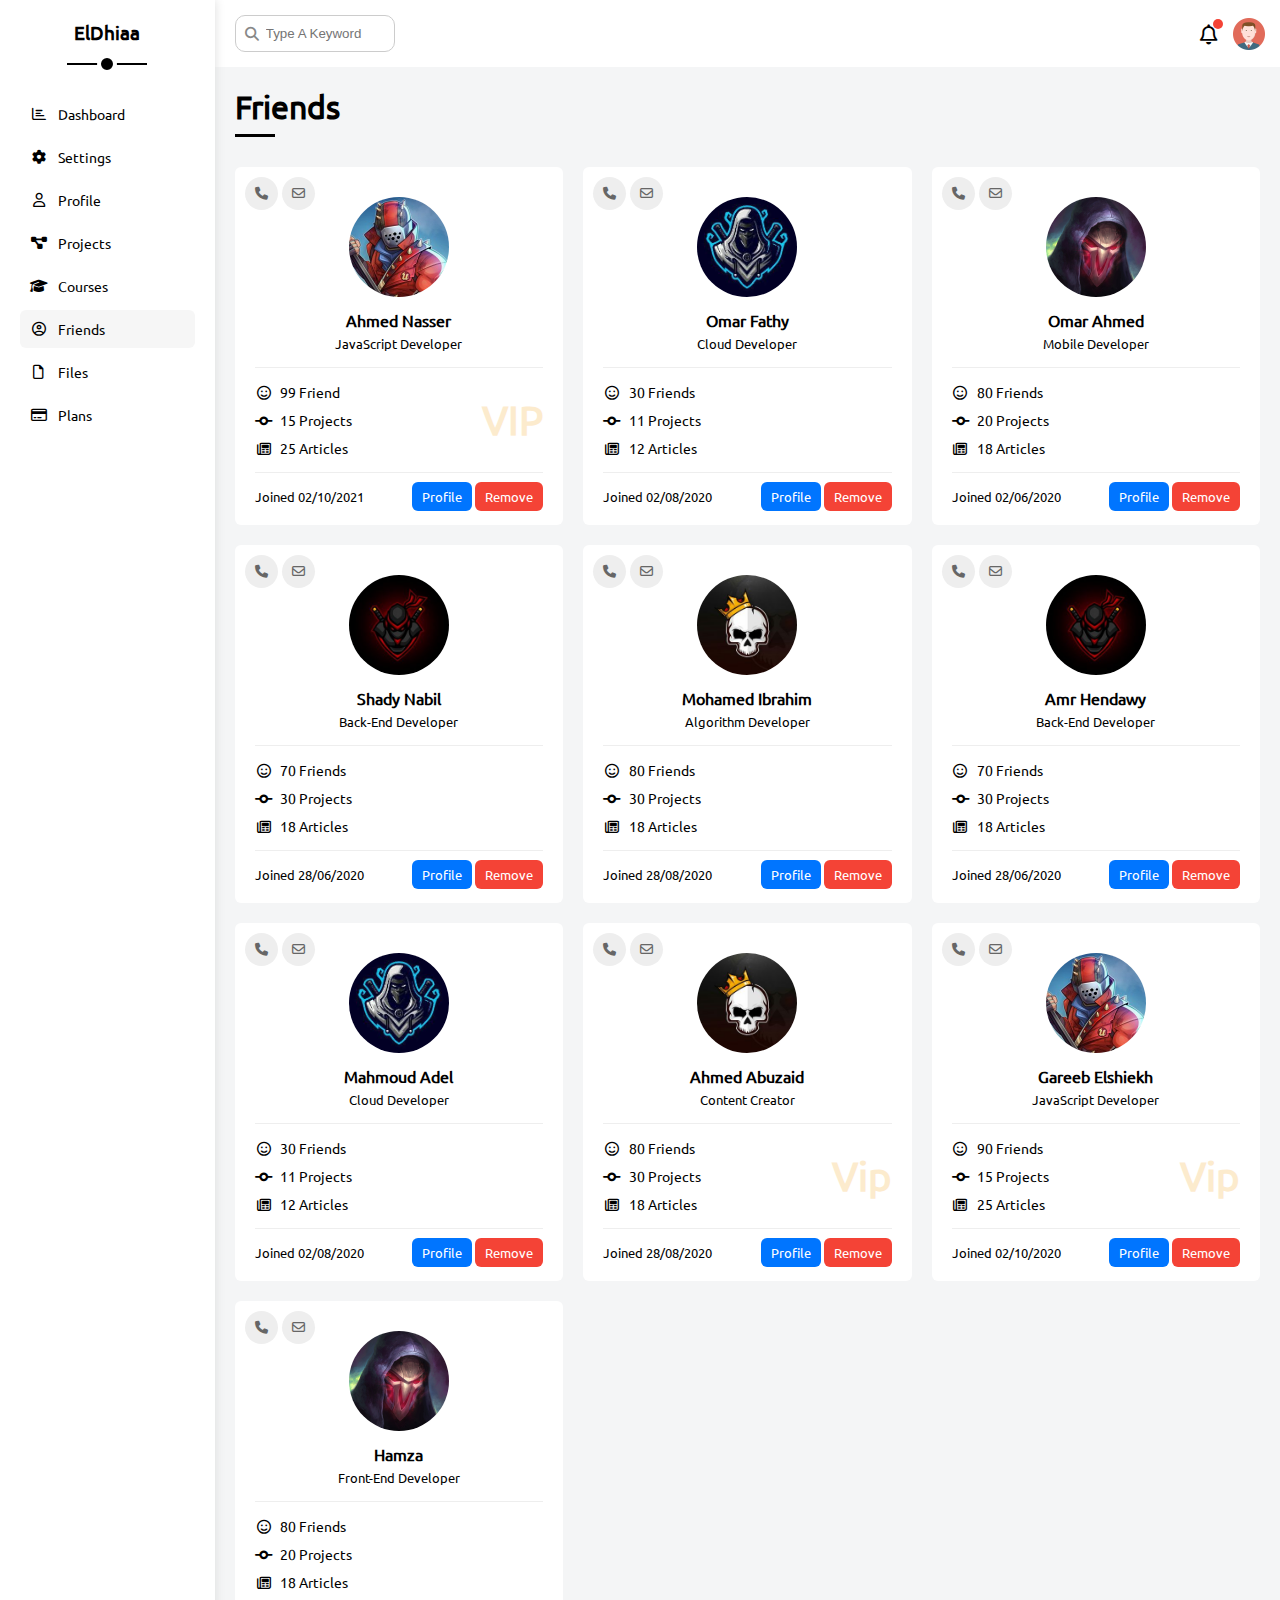
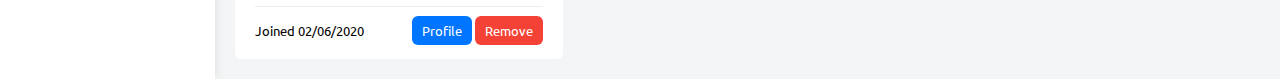
<file: friends.html>
<!DOCTYPE html>
<html lang="en">
  <head>
    <meta charset="UTF-8" />
    <meta http-equiv="X-UA-Compatible" content="IE=edge" />
    <meta name="viewport" content="width=device-width, initial-scale=1.0" />
    <title>Friends</title>
    <link rel="stylesheet" href="css/all.min.css" />
    <link rel="stylesheet" href="css/myFramework.css" />
    <link rel="stylesheet" href="css/dashboard.css" />
  </head>
  <body>
    <div class="page d-flex">
      <div class="sidebar bg-white p-20 p-relative">
        <h3 class="p-relative txt-c mt-0">ElDhiaa</h3>
        <ul>
          <li>
            <a class="d-flex align-center fs-14 c-black rad-6 p-10" href="index.html">
              <i class="fa-regular fa-chart-bar fa-fw"></i>
              <span class="hide-mobile">Dashboard</span>
            </a>
          </li>
          <li>
            <a class="d-flex align-center fs-14 c-black rad-6 p-10" href="settings.html">
              <i class="fa-solid fa-gear fa-fw"></i>
              <span class="hide-mobile">Settings</span>
            </a>
          </li>
          <li>
            <a class="d-flex align-center fs-14 c-black rad-6 p-10" href="profile.html">
              <i class="fa-regular fa-user fa-fw"></i>
              <span class="hide-mobile">Profile</span>
            </a>
          </li>
          <li>
            <a class="d-flex align-center fs-14 c-black rad-6 p-10" href="projects.html">
              <i class="fa-solid fa-diagram-project fa-fw"></i>
              <span class="hide-mobile">Projects</span>
            </a>
          </li>
          <li>
            <a class="d-flex align-center fs-14 c-black rad-6 p-10" href="courses.html">
              <i class="fa-solid fa-graduation-cap fa-fw"></i>
              <span class="hide-mobile">Courses</span>
            </a>
          </li>
          <li>
            <a class="active d-flex align-center fs-14 c-black rad-6 p-10" href="friends.html">
              <i class="fa-regular fa-circle-user fa-fw"></i>
              <span class="hide-mobile">Friends</span>
            </a>
          </li>
          <li>
            <a class="d-flex align-center fs-14 c-black rad-6 p-10" href="files.html">
              <i class="fa-regular fa-file fa-fw"></i>
              <span class="hide-mobile">Files</span>
            </a>
          </li>
          <li>
            <a class="d-flex align-center fs-14 c-black rad-6 p-10" href="plans.html">
              <i class="fa-regular fa-credit-card fa-fw"></i>
              <span class="hide-mobile">Plans</span>
            </a>
          </li>
        </ul>
      </div>
      <div class="content w-full">
        <!-- Start Head -->
        <div class="head bg-white p-15 flex-between">
          <div class="search p-relative">
            <input class="p-10" type="search" placeholder="Type A Keyword" />
          </div>
          <div class="icons d-flex align-center">
            <span class="notification p-relative">
              <i class="fa-regular fa-bell fa-lg"></i>
            </span>
            <img decoding="async" src="imgs/avatar.png" alt="" />
          </div>
        </div>
        <!-- End Head -->
        <h1 class="p-relative">Friends</h1>
        <div class="friends-page d-grid m-20 gap-20">
          <div class="friend bg-white rad-6 p-20 p-relative">
            <div class="contact">
              <i class="fa-solid fa-phone"></i>
              <i class="fa-regular fa-envelope"></i>
            </div>
            <div class="txt-c">
              <img decoding="async" class="rad-half mt-10 mb-10 w-100 h-100" src="imgs/friend-01.jpg" alt="" />
              <h4 class="m-0">Ahmed Nasser</h4>
              <p class="c-grey fs-13 mt-5 mb-0">JavaScript Developer</p>
            </div>
            <div class="icons fs-14 p-relative">
              <div class="mb-10">
                <i class="fa-regular fa-face-smile fa-fw"></i>
                <span>99 Friend</span>
              </div>
              <div class="mb-10">
                <i class="fa-solid fa-code-commit fa-fw"></i>
                <span>15 Projects</span>
              </div>
              <div>
                <i class="fa-regular fa-newspaper fa-fw"></i>
                <span>25 Articles</span>
              </div>
              <span class="vip fw-bold c-orange">VIP</span>
            </div>
            <div class="info flex-between fs-13">
              <span class="c-grey">Joined 02/10/2021</span>
              <div>
                <a class="bg-blue c-white btn-shape" href="profile.html">Profile</a>
                <a class="bg-red c-white btn-shape" href="#">Remove</a>
              </div>
            </div>
          </div>
          <div class="friend bg-white rad-6 p-20 p-relative">
            <div class="contact">
              <i class="fa-solid fa-phone"></i>
              <i class="fa-regular fa-envelope"></i>
            </div>
            <div class="txt-c">
              <img decoding="async" class="rad-half mt-10 mb-10 w-100 h-100" src="imgs/friend-02.jpg" alt="" />
              <h4 class="m-0">Omar Fathy</h4>
              <p class="c-grey fs-13 mt-5 mb-0">Cloud Developer</p>
            </div>
            <div class="icons fs-14 p-relative">
              <div class="mb-10">
                <i class="fa-regular fa-face-smile fa-fw"></i>
                <span>30 Friends</span>
              </div>
              <div class="mb-10">
                <i class="fa-solid fa-code-commit fa-fw"></i>
                <span>11 Projects</span>
              </div>
              <div>
                <i class="fa-regular fa-newspaper fa-fw"></i>
                <span>12 Articles</span>
              </div>
            </div>
            <div class="info flex-between fs-13">
              <span class="c-grey">Joined 02/08/2020</span>
              <div>
                <a class="bg-blue c-white btn-shape" href="profile.html">Profile</a>
                <a class="bg-red c-white btn-shape" href="">Remove</a>
              </div>
            </div>
          </div>
          <div class="friend bg-white rad-6 p-20 p-relative">
            <div class="contact">
              <i class="fa-solid fa-phone"></i>
              <i class="fa-regular fa-envelope"></i>
            </div>
            <div class="txt-c">
              <img decoding="async" class="rad-half mt-10 mb-10 w-100 h-100" src="imgs/friend-03.jpg" alt="" />
              <h4 class="m-0">Omar Ahmed</h4>
              <p class="c-grey fs-13 mt-5 mb-0">Mobile Developer</p>
            </div>
            <div class="icons fs-14 p-relative">
              <div class="mb-10">
                <i class="fa-regular fa-face-smile fa-fw"></i>
                <span>80 Friends</span>
              </div>
              <div class="mb-10">
                <i class="fa-solid fa-code-commit fa-fw"></i>
                <span>20 Projects</span>
              </div>
              <div>
                <i class="fa-regular fa-newspaper fa-fw"></i>
                <span>18 Articles</span>
              </div>
            </div>
            <div class="info flex-between fs-13">
              <span class="c-grey">Joined 02/06/2020</span>
              <div>
                <a class="bg-blue c-white btn-shape" href="profile.html">Profile</a>
                <a class="bg-red c-white btn-shape" href="">Remove</a>
              </div>
            </div>
          </div>
          <div class="friend bg-white rad-6 p-20 p-relative">
            <div class="contact">
              <i class="fa-solid fa-phone"></i>
              <i class="fa-regular fa-envelope"></i>
            </div>
            <div class="txt-c">
              <img decoding="async" class="rad-half mt-10 mb-10 w-100 h-100" src="imgs/friend-04.jpg" alt="" />
              <h4 class="m-0">Shady Nabil</h4>
              <p class="c-grey fs-13 mt-5 mb-0">Back-End Developer</p>
            </div>
            <div class="icons fs-14 p-relative">
              <div class="mb-10">
                <i class="fa-regular fa-face-smile fa-fw"></i>
                <span>70 Friends</span>
              </div>
              <div class="mb-10">
                <i class="fa-solid fa-code-commit fa-fw"></i>
                <span>30 Projects</span>
              </div>
              <div>
                <i class="fa-regular fa-newspaper fa-fw"></i>
                <span>18 Articles</span>
              </div>
            </div>
            <div class="info flex-between fs-13">
              <span class="c-grey">Joined 28/06/2020</span>
              <div>
                <a class="bg-blue c-white btn-shape" href="profile.html">Profile</a>
                <a class="bg-red c-white btn-shape" href="">Remove</a>
              </div>
            </div>
          </div>
          <div class="friend bg-white rad-6 p-20 p-relative">
            <div class="contact">
              <i class="fa-solid fa-phone"></i>
              <i class="fa-regular fa-envelope"></i>
            </div>
            <div class="txt-c">
              <img decoding="async" class="rad-half mt-10 mb-10 w-100 h-100" src="imgs/friend-05.jpg" alt="" />
              <h4 class="m-0">Mohamed Ibrahim</h4>
              <p class="c-grey fs-13 mt-5 mb-0">Algorithm Developer</p>
            </div>
            <div class="icons fs-14 p-relative">
              <div class="mb-10">
                <i class="fa-regular fa-face-smile fa-fw"></i>
                <span>80 Friends</span>
              </div>
              <div class="mb-10">
                <i class="fa-solid fa-code-commit fa-fw"></i>
                <span>30 Projects</span>
              </div>
              <div>
                <i class="fa-regular fa-newspaper fa-fw"></i>
                <span>18 Articles</span>
              </div>
            </div>
            <div class="info flex-between fs-13">
              <span class="c-grey">Joined 28/08/2020</span>
              <div>
                <a class="bg-blue c-white btn-shape" href="profile.html">Profile</a>
                <a class="bg-red c-white btn-shape" href="">Remove</a>
              </div>
            </div>
          </div>
          <div class="friend bg-white rad-6 p-20 p-relative">
            <div class="contact">
              <i class="fa-solid fa-phone"></i>
              <i class="fa-regular fa-envelope"></i>
            </div>
            <div class="txt-c">
              <img decoding="async" class="rad-half mt-10 mb-10 w-100 h-100" src="imgs/friend-04.jpg" alt="" />
              <h4 class="m-0">Amr Hendawy</h4>
              <p class="c-grey fs-13 mt-5 mb-0">Back-End Developer</p>
            </div>
            <div class="icons fs-14 p-relative">
              <div class="mb-10">
                <i class="fa-regular fa-face-smile fa-fw"></i>
                <span>70 Friends</span>
              </div>
              <div class="mb-10">
                <i class="fa-solid fa-code-commit fa-fw"></i>
                <span>30 Projects</span>
              </div>
              <div>
                <i class="fa-regular fa-newspaper fa-fw"></i>
                <span>18 Articles</span>
              </div>
            </div>
            <div class="info flex-between fs-13">
              <span class="c-grey">Joined 28/06/2020</span>
              <div>
                <a class="bg-blue c-white btn-shape" href="profile.html">Profile</a>
                <a class="bg-red c-white btn-shape" href="">Remove</a>
              </div>
            </div>
          </div>
          <div class="friend bg-white rad-6 p-20 p-relative">
            <div class="contact">
              <i class="fa-solid fa-phone"></i>
              <i class="fa-regular fa-envelope"></i>
            </div>
            <div class="txt-c">
              <img decoding="async" class="rad-half mt-10 mb-10 w-100 h-100" src="imgs/friend-02.jpg" alt="" />
              <h4 class="m-0">Mahmoud Adel</h4>
              <p class="c-grey fs-13 mt-5 mb-0">Cloud Developer</p>
            </div>
            <div class="icons fs-14 p-relative">
              <div class="mb-10">
                <i class="fa-regular fa-face-smile fa-fw"></i>
                <span>30 Friends</span>
              </div>
              <div class="mb-10">
                <i class="fa-solid fa-code-commit fa-fw"></i>
                <span>11 Projects</span>
              </div>
              <div>
                <i class="fa-regular fa-newspaper fa-fw"></i>
                <span>12 Articles</span>
              </div>
            </div>
            <div class="info flex-between fs-13">
              <span class="c-grey">Joined 02/08/2020</span>
              <div>
                <a class="bg-blue c-white btn-shape" href="profile.html">Profile</a>
                <a class="bg-red c-white btn-shape" href="">Remove</a>
              </div>
            </div>
          </div>
          <div class="friend bg-white rad-6 p-20 p-relative">
            <div class="contact">
              <i class="fa-solid fa-phone"></i>
              <i class="fa-regular fa-envelope"></i>
            </div>
            <div class="txt-c">
              <img decoding="async" class="rad-half mt-10 mb-10 w-100 h-100" src="imgs/friend-05.jpg" alt="" />
              <h4 class="m-0">Ahmed Abuzaid</h4>
              <p class="c-grey fs-13 mt-5 mb-0">Content Creator</p>
            </div>
            <div class="icons fs-14 p-relative">
              <div class="mb-10">
                <i class="fa-regular fa-face-smile fa-fw"></i>
                <span>80 Friends</span>
              </div>
              <div class="mb-10">
                <i class="fa-solid fa-code-commit fa-fw"></i>
                <span>30 Projects</span>
              </div>
              <div>
                <i class="fa-regular fa-newspaper fa-fw"></i>
                <span>18 Articles</span>
              </div>
              <span class="vip fw-bold c-orange">Vip</span>
            </div>
            <div class="info flex-between fs-13">
              <span class="c-grey">Joined 28/08/2020</span>
              <div>
                <a class="bg-blue c-white btn-shape" href="profile.html">Profile</a>
                <a class="bg-red c-white btn-shape" href="">Remove</a>
              </div>
            </div>
          </div>
          <div class="friend bg-white rad-6 p-20 p-relative">
            <div class="contact">
              <i class="fa-solid fa-phone"></i>
              <i class="fa-regular fa-envelope"></i>
            </div>
            <div class="txt-c">
              <img decoding="async" class="rad-half mt-10 mb-10 w-100 h-100" src="imgs/friend-01.jpg" alt="" />
              <h4 class="m-0">Gareeb Elshiekh</h4>
              <p class="c-grey fs-13 mt-5 mb-0">JavaScript Developer</p>
            </div>
            <div class="icons fs-14 p-relative">
              <div class="mb-10">
                <i class="fa-regular fa-face-smile fa-fw"></i>
                <span>90 Friends</span>
              </div>
              <div class="mb-10">
                <i class="fa-solid fa-code-commit fa-fw"></i>
                <span>15 Projects</span>
              </div>
              <div>
                <i class="fa-regular fa-newspaper fa-fw"></i>
                <span>25 Articles</span>
              </div>
              <span class="vip fw-bold c-orange">Vip</span>
            </div>
            <div class="info flex-between fs-13">
              <span class="c-grey">Joined 02/10/2020</span>
              <div>
                <a class="bg-blue c-white btn-shape" href="profile.html">Profile</a>
                <a class="bg-red c-white btn-shape" href="">Remove</a>
              </div>
            </div>
          </div>
          <div class="friend bg-white rad-6 p-20 p-relative">
            <div class="contact">
              <i class="fa-solid fa-phone"></i>
              <i class="fa-regular fa-envelope"></i>
            </div>
            <div class="txt-c">
              <img decoding="async" class="rad-half mt-10 mb-10 w-100 h-100" src="imgs/friend-03.jpg" alt="" />
              <h4 class="m-0">Hamza</h4>
              <p class="c-grey fs-13 mt-5 mb-0">Front-End Developer</p>
            </div>
            <div class="icons fs-14 p-relative">
              <div class="mb-10">
                <i class="fa-regular fa-face-smile fa-fw"></i>
                <span>80 Friends</span>
              </div>
              <div class="mb-10">
                <i class="fa-solid fa-code-commit fa-fw"></i>
                <span>20 Projects</span>
              </div>
              <div>
                <i class="fa-regular fa-newspaper fa-fw"></i>
                <span>18 Articles</span>
              </div>
            </div>
            <div class="info flex-between fs-13">
              <span class="c-grey">Joined 02/06/2020</span>
              <div>
                <a class="bg-blue c-white btn-shape" href="profile.html">Profile</a>
                <a class="bg-red c-white btn-shape" href="">Remove</a>
              </div>
            </div>
          </div>
        </div>
      </div>
    </div>
  </body>
</html>
</file>
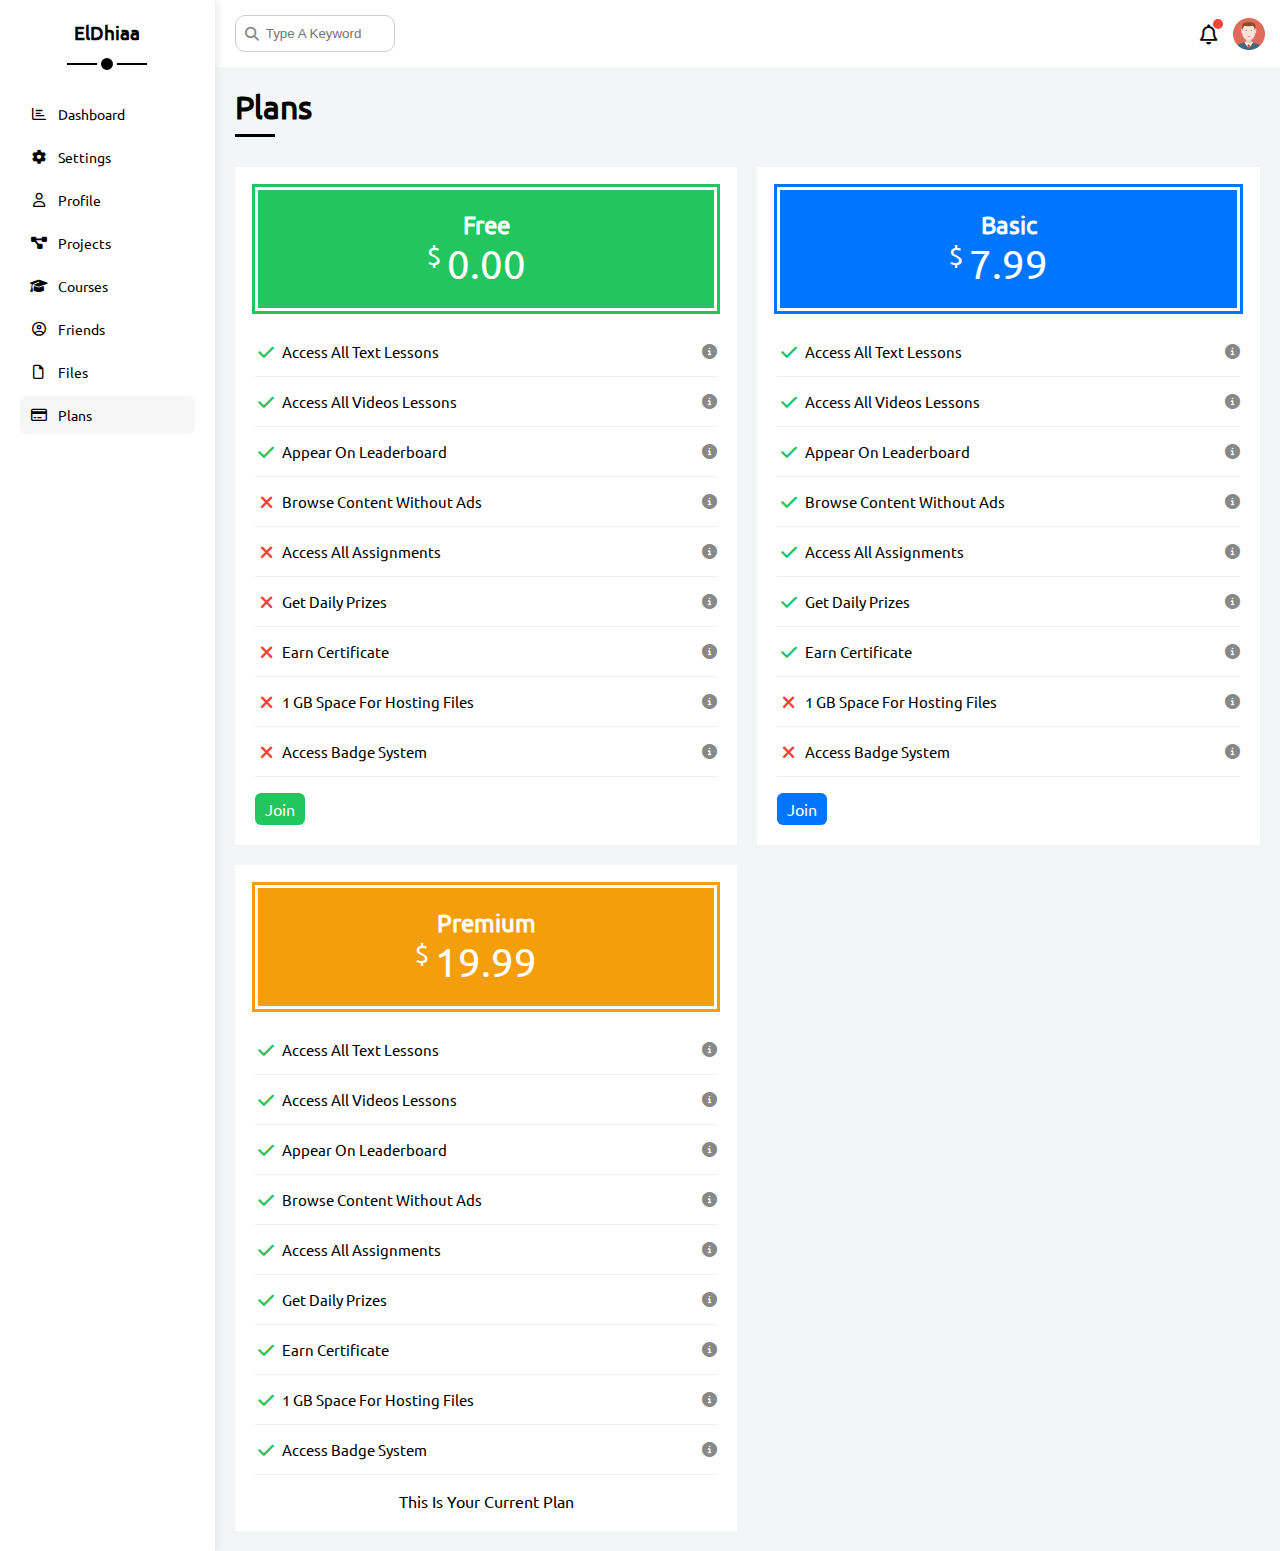
<file: plans.html>
<!DOCTYPE html>
<html lang="en">
  <head>
    <meta charset="UTF-8" />
    <meta http-equiv="X-UA-Compatible" content="IE=edge" />
    <meta name="viewport" content="width=device-width, initial-scale=1.0" />
    <title>Plans</title>
    <link rel="stylesheet" href="css/all.min.css" />
    <link rel="stylesheet" href="css/myFramework.css" />
    <link rel="stylesheet" href="css/dashboard.css" />
  </head>
  <body>
    <div class="page d-flex">
      <div class="sidebar bg-white p-20 p-relative">
        <h3 class="p-relative txt-c mt-0">ElDhiaa</h3>
        <ul>
          <li>
            <a class="d-flex align-center fs-14 c-black rad-6 p-10" href="index.html">
              <i class="fa-regular fa-chart-bar fa-fw"></i>
              <span class="hide-mobile">Dashboard</span>
            </a>
          </li>
          <li>
            <a class="d-flex align-center fs-14 c-black rad-6 p-10" href="settings.html">
              <i class="fa-solid fa-gear fa-fw"></i>
              <span class="hide-mobile">Settings</span>
            </a>
          </li>
          <li>
            <a class="d-flex align-center fs-14 c-black rad-6 p-10" href="profile.html">
              <i class="fa-regular fa-user fa-fw"></i>
              <span class="hide-mobile">Profile</span>
            </a>
          </li>
          <li>
            <a class="d-flex align-center fs-14 c-black rad-6 p-10" href="projects.html">
              <i class="fa-solid fa-diagram-project fa-fw"></i>
              <span class="hide-mobile">Projects</span>
            </a>
          </li>
          <li>
            <a class="d-flex align-center fs-14 c-black rad-6 p-10" href="courses.html">
              <i class="fa-solid fa-graduation-cap fa-fw"></i>
              <span class="hide-mobile">Courses</span>
            </a>
          </li>
          <li>
            <a class="d-flex align-center fs-14 c-black rad-6 p-10" href="friends.html">
              <i class="fa-regular fa-circle-user fa-fw"></i>
              <span class="hide-mobile">Friends</span>
            </a>
          </li>
          <li>
            <a class="d-flex align-center fs-14 c-black rad-6 p-10" href="files.html">
              <i class="fa-regular fa-file fa-fw"></i>
              <span class="hide-mobile">Files</span>
            </a>
          </li>
          <li>
            <a class="active d-flex align-center fs-14 c-black rad-6 p-10" href="plans.html">
              <i class="fa-regular fa-credit-card fa-fw"></i>
              <span class="hide-mobile">Plans</span>
            </a>
          </li>
        </ul>
      </div>
      <div class="content w-full">
        <!-- Start Head -->
        <div class="head bg-white p-15 flex-between">
          <div class="search p-relative">
            <input class="p-10" type="search" placeholder="Type A Keyword" />
          </div>
          <div class="icons d-flex align-center">
            <span class="notification p-relative">
              <i class="fa-regular fa-bell fa-lg"></i>
            </span>
            <img decoding="async" src="imgs/avatar.png" alt="" />
          </div>
        </div>
        <!-- End Head -->
        <h1 class="p-relative">Plans</h1>
        <div class="plans-page d-grid m-20 gap-20">
          <div class="plan green bg-white p-20">
            <div class="top bg-green txt-c p-20">
              <h2 class="m-0 c-white">Free</h2>
              <div class="price c-white"><span>$</span>0.00</div>
            </div>
            <ul>
              <li>
                <i class="fa-solid fa-check fa-fw yes"></i>
                <span>Access All Text Lessons</span>
                <i class="fa-solid fa-circle-info help"></i>
              </li>
              <li>
                <i class="fa-solid fa-check fa-fw yes"></i>
                <span>Access All Videos Lessons</span>
                <i class="fa-solid fa-circle-info help"></i>
              </li>
              <li>
                <i class="fa-solid fa-check fa-fw yes"></i>
                <span>Appear On Leaderboard</span>
                <i class="fa-solid fa-circle-info help"></i>
              </li>
              <li>
                <i class="fa-solid fa-xmark fa-fw"></i>
                <span>Browse Content Without Ads</span>
                <i class="fa-solid fa-circle-info help"></i>
              </li>
              <li>
                <i class="fa-solid fa-xmark fa-fw"></i>
                <span>Access All Assignments</span>
                <i class="fa-solid fa-circle-info help"></i>
              </li>
              <li>
                <i class="fa-solid fa-xmark fa-fw"></i>
                <span>Get Daily Prizes</span>
                <i class="fa-solid fa-circle-info help"></i>
              </li>
              <li>
                <i class="fa-solid fa-xmark fa-fw"></i>
                <span>Earn Certificate</span>
                <i class="fa-solid fa-circle-info help"></i>
              </li>
              <li>
                <i class="fa-solid fa-xmark fa-fw"></i>
                <span>1 GB Space For Hosting Files</span>
                <i class="fa-solid fa-circle-info help"></i>
              </li>
              <li>
                <i class="fa-solid fa-xmark fa-fw"></i>
                <span>Access Badge System</span>
                <i class="fa-solid fa-circle-info help"></i>
              </li>
            </ul>
            <a href="#" class="btn-shape bg-green c-white d-block w-fit">Join</a>
          </div>
          <!-- Start Plan -->
          <div class="plan blue bg-white p-20">
            <div class="top bg-blue txt-c p-20">
              <h2 class="m-0 c-white">Basic</h2>
              <div class="price c-white"><span>$</span>7.99</div>
            </div>
            <ul class="list-none p-0">
              <li>
                <i class="fa-solid fa-check fa-fw yes"></i>
                <span>Access All Text Lessons</span>
                <i class="fa-solid fa-circle-info help"></i>
              </li>
              <li>
                <i class="fa-solid fa-check fa-fw yes"></i>
                <span>Access All Videos Lessons</span>
                <i class="fa-solid fa-circle-info help"></i>
              </li>
              <li>
                <i class="fa-solid fa-check fa-fw yes"></i>
                <span>Appear On Leaderboard</span>
                <i class="fa-solid fa-circle-info help"></i>
              </li>
              <li>
                <i class="fa-solid fa-check fa-fw yes"></i>
                <span>Browse Content Without Ads</span>
                <i class="fa-solid fa-circle-info help"></i>
              </li>
              <li>
                <i class="fa-solid fa-check fa-fw yes"></i>
                <span>Access All Assignments</span>
                <i class="fa-solid fa-circle-info help"></i>
              </li>
              <li>
                <i class="fa-solid fa-check fa-fw yes"></i>
                <span>Get Daily Prizes</span>
                <i class="fa-solid fa-circle-info help"></i>
              </li>
              <li>
                <i class="fa-solid fa-check fa-fw yes"></i>
                <span>Earn Certificate</span>
                <i class="fa-solid fa-circle-info help"></i>
              </li>
              <li>
                <i class="fa-solid fa-xmark fa-fw"></i>
                <span>1 GB Space For Hosting Files</span>
                <i class="fa-solid fa-circle-info help"></i>
              </li>
              <li>
                <i class="fa-solid fa-xmark fa-fw"></i>
                <span>Access Badge System</span>
                <i class="fa-solid fa-circle-info help"></i>
              </li>
            </ul>
            <a href="#" class="btn-shape bg-blue c-white d-block w-fit">Join</a>
          </div>
          <!-- End Plan -->
          <!-- Start Plan -->
          <div class="plan orange bg-white p-20">
            <div class="top bg-orange txt-c p-20">
              <h2 class="m-0 c-white">Premium</h2>
              <div class="price c-white"><span>$</span>19.99</div>
            </div>
            <ul class="list-none p-0">
              <li>
                <i class="fa-solid fa-check fa-fw yes"></i>
                <span>Access All Text Lessons</span>
                <i class="fa-solid fa-circle-info help"></i>
              </li>
              <li>
                <i class="fa-solid fa-check fa-fw yes"></i>
                <span>Access All Videos Lessons</span>
                <i class="fa-solid fa-circle-info help"></i>
              </li>
              <li>
                <i class="fa-solid fa-check fa-fw yes"></i>
                <span>Appear On Leaderboard</span>
                <i class="fa-solid fa-circle-info help"></i>
              </li>
              <li>
                <i class="fa-solid fa-check fa-fw yes"></i>
                <span>Browse Content Without Ads</span>
                <i class="fa-solid fa-circle-info help"></i>
              </li>
              <li>
                <i class="fa-solid fa-check fa-fw yes"></i>
                <span>Access All Assignments</span>
                <i class="fa-solid fa-circle-info help"></i>
              </li>
              <li>
                <i class="fa-solid fa-check fa-fw yes"></i>
                <span>Get Daily Prizes</span>
                <i class="fa-solid fa-circle-info help"></i>
              </li>
              <li>
                <i class="fa-solid fa-check fa-fw yes"></i>
                <span>Earn Certificate</span>
                <i class="fa-solid fa-circle-info help"></i>
              </li>
              <li>
                <i class="fa-solid fa-check fa-fw yes"></i>
                <span>1 GB Space For Hosting Files</span>
                <i class="fa-solid fa-circle-info help"></i>
              </li>
              <li>
                <i class="fa-solid fa-check fa-fw yes"></i>
                <span>Access Badge System</span>
                <i class="fa-solid fa-circle-info help"></i>
              </li>
            </ul>
            <p class="c-grey m-0 txt-c">This Is Your Current Plan</p>
          </div>
          <!-- End Plan -->
        </div>
      </div>
    </div>
  </body>
</html>
</file>
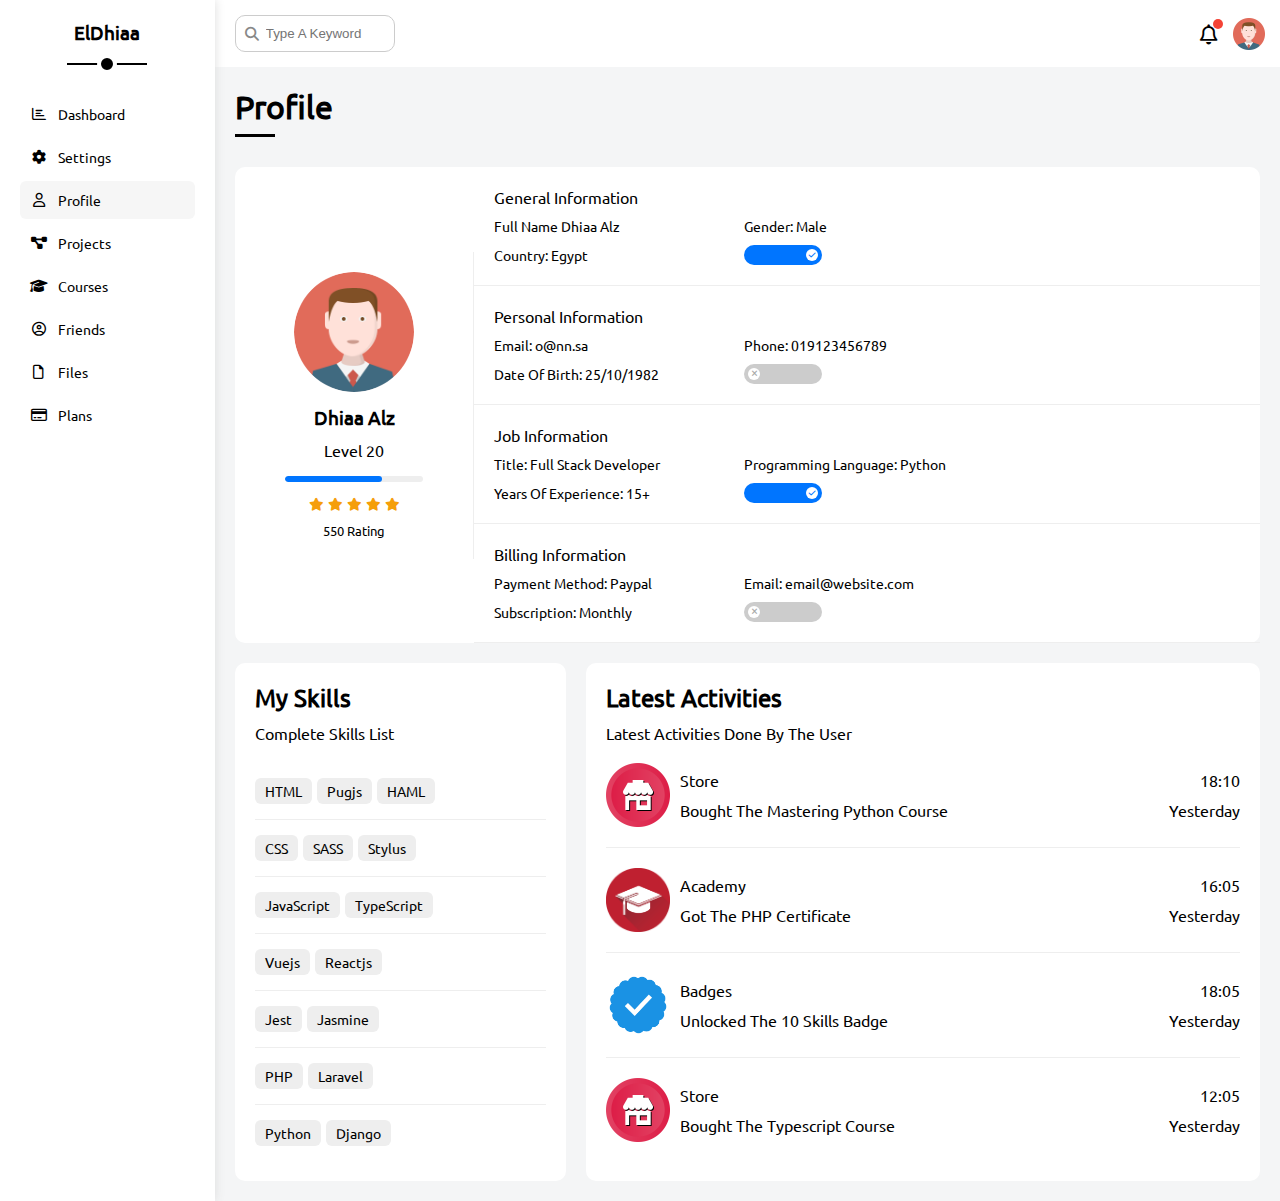
<file: profile.html>
<!DOCTYPE html>
<html lang="en">
  <head>
    <meta charset="UTF-8" />
    <meta http-equiv="X-UA-Compatible" content="IE=edge" />
    <meta name="viewport" content="width=device-width, initial-scale=1.0" />
    <title>Profile</title>
    <link rel="stylesheet" href="css/all.min.css" />
    <link rel="stylesheet" href="css/myFramework.css" />
    <link rel="stylesheet" href="css/dashboard.css" />
  </head>
  <body>
    <div class="page d-flex">
      <div class="sidebar bg-white p-relative p-20">
        <h3 class="p-relative txt-c mt-0">ElDhiaa</h3>
        <ul>
            <li>
                <a class="d-flex align-center fs-14 c-black rad-6 p-10" href="index.html">
                  <i class="fa-regular fa-chart-bar fa-fw"></i>
                  <span class="hide-mobile">Dashboard</span>
                </a>
              </li>
              <li>
                <a class="d-flex align-center fs-14 c-black rad-6 p-10" href="settings.html">
                  <i class="fa-solid fa-gear fa-fw"></i>
                  <span class="hide-mobile">Settings</span>
                </a>
              </li>
              <li>
                <a class="active d-flex align-center fs-14 c-black rad-6 p-10" href="profile.html">
                  <i class="fa-regular fa-user fa-fw"></i>
                  <span class="hide-mobile">Profile</span>
                </a>
              </li>
              <li>
                <a class="d-flex align-center fs-14 c-black rad-6 p-10" href="projects.html">
                  <i class="fa-solid fa-diagram-project fa-fw"></i>
                  <span class="hide-mobile">Projects</span>
                </a>
              </li>
              <li>
                <a class="d-flex align-center fs-14 c-black rad-6 p-10" href="courses.html">
                  <i class="fa-solid fa-graduation-cap fa-fw"></i>
                  <span class="hide-mobile">Courses</span>
                </a>
              </li>
              <li>
                <a class="d-flex align-center fs-14 c-black rad-6 p-10" href="friends.html">
                  <i class="fa-regular fa-circle-user fa-fw"></i>
                  <span class="hide-mobile">Friends</span>
                </a>
              </li>
              <li>
                <a class="d-flex align-center fs-14 c-black rad-6 p-10" href="files.html">
                  <i class="fa-regular fa-file fa-fw"></i>
                  <span class="hide-mobile">Files</span>
                </a>
              </li>
              <li>
                <a class="d-flex align-center fs-14 c-black rad-6 p-10" href="plans.html">
                  <i class="fa-regular fa-credit-card fa-fw"></i>
                  <span class="hide-mobile">Plans</span>
                </a>
              </li>
            </ul>
      </div>
      <div class="content w-full">
          <!-- start head -->
          <div class="head bg-white p-15 flex-between">
            <div class="search p-relative">
                <input class="p-10" type="search" placeholder="Type A Keyword">
            </div>
            <div class="icons d-flex align-center">
                <span class="notification p-relative">
                    <i class="fa-regular fa-bell fa-lg"></i>
                </span>
                <img src="imgs/avatar.png" alt="">
            </div>
          </div>
          <!-- end head -->
          <h1 class="p-relative">Profile</h1>
         <div class="profile-page m-20">
          <div class="overview bg-white rad-10 d-flex align-center">
            <div class="avatar-box txt-c p-20">
              <img decoding="async" class="rad-half mb-10" src="imgs/avatar.png" alt="" />
              <h3 class="m-0">Dhiaa Alz</h3>
              <p class="c-grey mt-10">Level 20</p>
              <div class="level rad-6 bg-eee p-relative">
                <span style="width: 70%"></span>
              </div>
              <div class="rating mt-10 mb-10">
                <i class="fa-solid fa-star c-orange fs-13"></i>
                <i class="fa-solid fa-star c-orange fs-13"></i>
                <i class="fa-solid fa-star c-orange fs-13"></i>
                <i class="fa-solid fa-star c-orange fs-13"></i>
                <i class="fa-solid fa-star c-orange fs-13"></i>
              </div>
              <p class="c-grey m-0 fs-13">550 Rating</p>
            </div>
            <div class="info-box w-full txt-c-mobile">
              <!-- Start Information Row -->
              <div class="box p-20 d-flex align-center">
                <h4 class="c-grey fs-15 m-0 w-full">General Information</h4>
                <div class="fs-14">
                  <span class="c-grey">Full Name</span>
                  <span>Dhiaa Alz</span>
                </div>
                <div class="fs-14">
                  <span class="c-grey">Gender:</span>
                  <span>Male</span>
                </div>
                <div class="fs-14">
                  <span class="c-grey">Country:</span>
                  <span>Egypt</span>
                </div>
                <div class="fs-14">
                  <label>
                    <input class="toggle-checkbox" type="checkbox" checked />
                    <div class="toggle-switch"></div>
                  </label>
                </div>
              </div>
              <!-- End Information Row -->
              <!-- Start Information Row -->
              <div class="box p-20 d-flex align-center">
                <h4 class="c-grey w-full fs-15 m-0">Personal Information</h4>
                <div class="fs-14">
                  <span class="c-grey">Email:</span>
                  <span>o@nn.sa</span>
                </div>
                <div class="fs-14">
                  <span class="c-grey">Phone:</span>
                  <span>019123456789</span>
                </div>
                <div class="fs-14">
                  <span class="c-grey">Date Of Birth:</span>
                  <span>25/10/1982</span>
                </div>
                <div class="fs-14">
                  <label>
                    <input class="toggle-checkbox" type="checkbox" />
                    <div class="toggle-switch"></div>
                  </label>
                </div>
              </div>
              <!-- End Information Row -->
              <!-- Start Information Row -->
              <div class="box p-20 d-flex align-center">
                <h4 class="c-grey w-full fs-15 m-0">Job Information</h4>
                <div class="fs-14">
                  <span class="c-grey">Title:</span>
                  <span>Full Stack Developer</span>
                </div>
                <div class="fs-14">
                  <span class="c-grey">Programming Language:</span>
                  <span>Python</span>
                </div>
                <div class="fs-14">
                  <span class="c-grey">Years Of Experience:</span>
                  <span>15+</span>
                </div>
                <div class="fs-14">
                  <label>
                    <input class="toggle-checkbox" type="checkbox" checked />
                    <div class="toggle-switch"></div>
                  </label>
                </div>
              </div>
              <!-- End Information Row -->
              <!-- Start Information Row -->
              <div class="box p-20 d-flex align-center">
                <h4 class="c-grey w-full fs-15 m-0">Billing Information</h4>
                <div class="fs-14">
                  <span class="c-grey">Payment Method:</span>
                  <span>Paypal</span>
                </div>
                <div class="fs-14">
                  <span class="c-grey">Email:</span>
                  <span>email@website.com</span>
                </div>
                <div class="fs-14">
                  <span class="c-grey">Subscription:</span>
                  <span>Monthly</span>
                </div>
                <div class="fs-14">
                  <label>
                    <input class="toggle-checkbox" type="checkbox" />
                    <div class="toggle-switch"></div>
                  </label>
                </div>
              </div>
              <!-- End Information Row -->
            </div>
          </div>
          <!-- End Overview -->
           <!-- Start Other Data -->
           <div class="other-data d-flex gap-20">
            <div class="skills-card p-20 bg-white rad-10 mt-20">
              <h2 class="mt-0 mb-10">My Skills</h2>
              <p class="mt-0 mb-20 c-grey fs-15">Complete Skills List</p>
              <ul class="m-0 txt-c-mobile">
                <li><span>HTML</span><span>Pugjs</span><span>HAML</span></li>
                <li><span>CSS</span><span>SASS</span><span>Stylus</span></li>
                <li><span>JavaScript</span><span>TypeScript</span></li>
                <li><span>Vuejs</span><span>Reactjs</span></li>
                <li><span>Jest</span><span>Jasmine</span></li>
                <li><span>PHP</span><span>Laravel</span></li>
                <li><span>Python</span><span>Django</span></li>
              </ul>
            </div>
            <div class="activities p-20 bg-white rad-10 mt-20">
              <h2 class="mt-0 mb-10">Latest Activities</h2>
              <p class="mt-0 mb-20 c-grey fs-15">Latest Activities Done By The User</p>
              <div class="activity d-flex align-center txt-c-mobile">
                <img decoding="async" src="imgs/activity-01.png" alt="" />
                <div class="info">
                  <span class="d-block mb-10">Store</span>
                  <span class="c-grey">Bought The Mastering Python Course</span>
                </div>
                <div class="date">
                  <span class="d-block mb-10">18:10</span>
                  <span class="c-grey">Yesterday</span>
                </div>
              </div>
              <div class="activity d-flex align-center txt-c-mobile">
                <img decoding="async" src="imgs/activity-02.png" alt="" />
                <div class="info">
                  <span class="d-block mb-10">Academy</span>
                  <span class="c-grey">Got The PHP Certificate</span>
                </div>
                <div class="date">
                  <span class="d-block mb-10">16:05</span>
                  <span class="c-grey">Yesterday</span>
                </div>
              </div>
              <div class="activity d-flex align-center txt-c-mobile">
                <img decoding="async" src="imgs/activity-03.png" alt="" />
                <div class="info">
                  <span class="d-block mb-10">Badges</span>
                  <span class="c-grey">Unlocked The 10 Skills Badge</span>
                </div>
                <div class="date">
                  <span class="d-block mb-10">18:05</span>
                  <span class="c-grey">Yesterday</span>
                </div>
              </div>
              <div class="activity d-flex align-center txt-c-mobile">
                <img decoding="async" src="imgs/activity-01.png" alt="" />
                <div class="info">
                  <span class="d-block mb-10">Store</span>
                  <span class="c-grey">Bought The Typescript Course</span>
                </div>
                <div class="date">
                  <span class="d-block mb-10">12:05</span>
                  <span class="c-grey">Yesterday</span>
                </div>
              </div>
            </div>
          </div>
          <!-- End Other Data -->
           
      </div>
    </div>
</body>
</html>
</file>
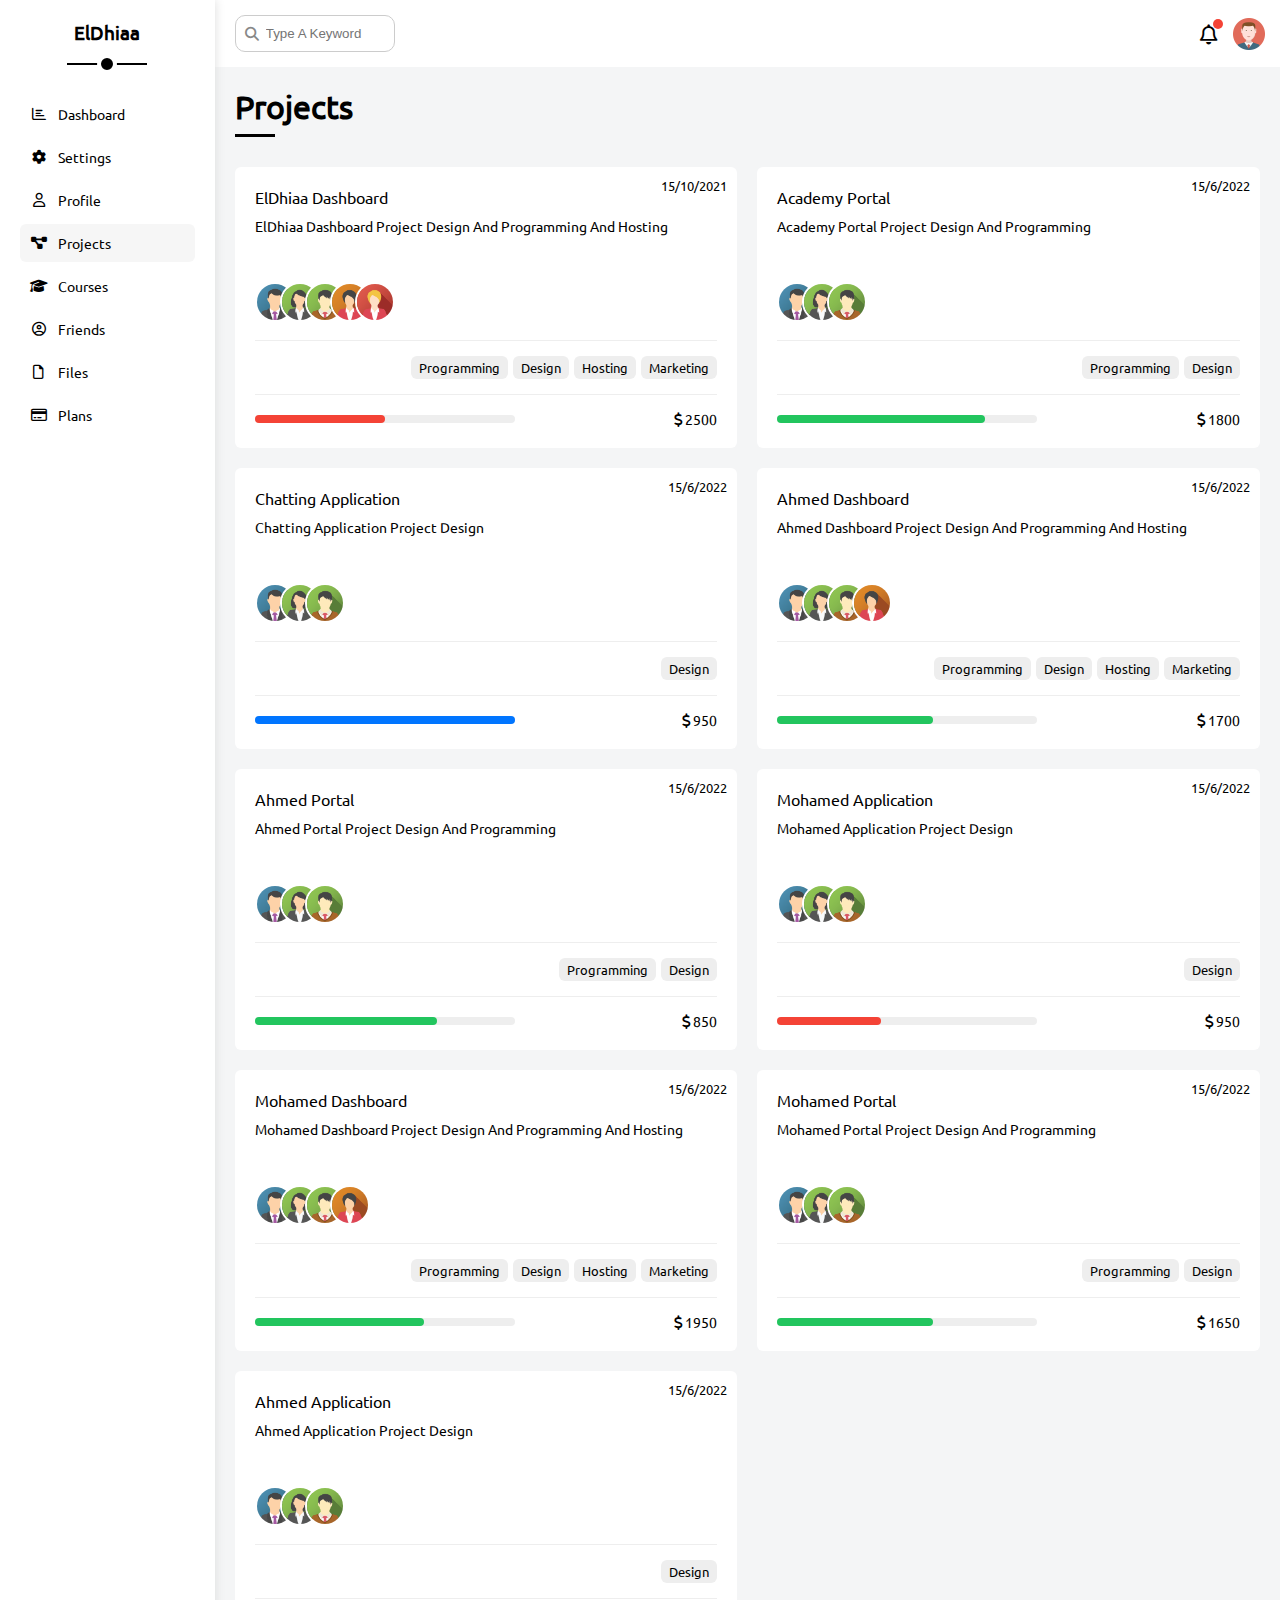
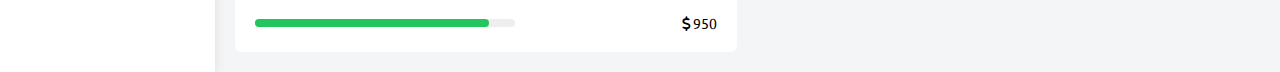
<file: projects.html>
<!DOCTYPE html>
<html lang="en">
  <head>
    <meta charset="UTF-8" />
    <meta http-equiv="X-UA-Compatible" content="IE=edge" />
    <meta name="viewport" content="width=device-width, initial-scale=1.0" />
    <title>Projects</title>
    <link rel="stylesheet" href="css/all.min.css" />
    <link rel="stylesheet" href="css/myFramework.css" />
    <link rel="stylesheet" href="css/dashboard.css" />
  </head>
  <body>
    <div class="page d-flex">
      <div class="sidebar bg-white p-relative p-20">
        <h3 class="p-relative txt-c mt-0">ElDhiaa</h3>
        <ul>
            <li>
                <a class="d-flex align-center fs-14 c-black rad-6 p-10" href="index.html">
                  <i class="fa-regular fa-chart-bar fa-fw"></i>
                  <span class="hide-mobile">Dashboard</span>
                </a>
              </li>
              <li>
                <a class="d-flex align-center fs-14 c-black rad-6 p-10" href="settings.html">
                  <i class="fa-solid fa-gear fa-fw"></i>
                  <span class="hide-mobile">Settings</span>
                </a>
              </li>
              <li>
                <a class="d-flex align-center fs-14 c-black rad-6 p-10" href="profile.html">
                  <i class="fa-regular fa-user fa-fw"></i>
                  <span class="hide-mobile">Profile</span>
                </a>
              </li>
              <li>
                <a class="active d-flex align-center fs-14 c-black rad-6 p-10" href="projects.html">
                  <i class="fa-solid fa-diagram-project fa-fw"></i>
                  <span class="hide-mobile">Projects</span>
                </a>
              </li>
              <li>
                <a class="d-flex align-center fs-14 c-black rad-6 p-10" href="courses.html">
                  <i class="fa-solid fa-graduation-cap fa-fw"></i>
                  <span class="hide-mobile">Courses</span>
                </a>
              </li>
              <li>
                <a class="d-flex align-center fs-14 c-black rad-6 p-10" href="friends.html">
                  <i class="fa-regular fa-circle-user fa-fw"></i>
                  <span class="hide-mobile">Friends</span>
                </a>
              </li>
              <li>
                <a class="d-flex align-center fs-14 c-black rad-6 p-10" href="files.html">
                  <i class="fa-regular fa-file fa-fw"></i>
                  <span class="hide-mobile">Files</span>
                </a>
              </li>
              <li>
                <a class="d-flex align-center fs-14 c-black rad-6 p-10" href="plans.html">
                  <i class="fa-regular fa-credit-card fa-fw"></i>
                  <span class="hide-mobile">Plans</span>
                </a>
              </li>
            </ul>
      </div>
      <div class="content w-full">
          <!-- start head -->
          <div class="head bg-white p-15 flex-between">
            <div class="search p-relative">
                <input class="p-10" type="search" placeholder="Type A Keyword">
            </div>
            <div class="icons d-flex align-center">
                <span class="notification p-relative">
                    <i class="fa-regular fa-bell fa-lg"></i>
                </span>
                <img src="imgs/avatar.png" alt="">
            </div>
          </div>
          <!-- end head -->
        <h1 class="p-relative">Projects</h1>
        <div class="projects-page d-grid m-20 gap-20">
          <div class="project bg-white p-20 rad-6 p-relative">
            <span class="date fs-13 c-grey">15/10/2021</span>
            <h4 class="m-0">ElDhiaa Dashboard</h4>
            <p class="c-grey mt-10 mb-10 fs-14">ElDhiaa Dashboard Project Design And Programming And Hosting</p>
            <div class="team">
              <a href="#"><img decoding="async" src="imgs/team-01.png" alt="" /></a>
              <a href="#"><img decoding="async" src="imgs/team-02.png" alt="" /></a>
              <a href="#"><img decoding="async" src="imgs/team-03.png" alt="" /></a>
              <a href="#"><img decoding="async" src="imgs/team-04.png" alt="" /></a>
              <a href="#"><img decoding="async" src="imgs/team-05.png" alt="" /></a>
            </div>
            <div class="do d-flex">
              <span class="fs-13 rad-6 bg-eee">Programming</span>
              <span class="fs-13 rad-6 bg-eee">Design</span>
              <span class="fs-13 rad-6 bg-eee">Hosting</span>
              <span class="fs-13 rad-6 bg-eee">Marketing</span>
            </div>
            <div class="info flex-between">
              <div class="prog bg-eee">
                <span class="bg-red" style="width: 50%"></span>
              </div>
              <div class="fs-14 c-grey">
                <i class="fa-solid fa-dollar-sign"></i>
                2500
              </div>
            </div>
          </div>
          <div class="project bg-white p-20 rad-6 p-relative">
            <span class="date fs-13 c-grey">15/6/2022</span>
            <h4 class="m-0">Academy Portal</h4>
            <p class="c-grey mt-10 mb-10 fs-14">Academy Portal Project Design And Programming</p>
            <div class="team">
              <a href="#"><img decoding="async" src="imgs/team-01.png" alt="" /></a>
              <a href="#"><img decoding="async" src="imgs/team-02.png" alt="" /></a>
              <a href="#"><img decoding="async" src="imgs/team-03.png" alt="" /></a>
            </div>
            <div class="do d-flex">
              <span class="fs-13 rad-6 bg-eee">Programming</span>
              <span class="fs-13 rad-6 bg-eee">Design</span>
            </div>
            <div class="info flex-between">
              <div class="prog bg-eee">
                <span class="bg-green" style="width: 80%"></span>
              </div>
              <div class="fs-14 c-grey">
                <i class="fa-solid fa-dollar-sign"></i>
                1800
              </div>
            </div>
          </div>
          <div class="project bg-white p-20 rad-6 p-relative">
            <span class="date fs-13 c-grey">15/6/2022</span>
            <h4 class="m-0">Chatting Application</h4>
            <p class="c-grey mt-10 mb-10 fs-14">Chatting Application Project Design</p>
            <div class="team">
              <a href="#"><img decoding="async" src="imgs/team-01.png" alt="" /></a>
              <a href="#"><img decoding="async" src="imgs/team-02.png" alt="" /></a>
              <a href="#"><img decoding="async" src="imgs/team-03.png" alt="" /></a>
            </div>
            <div class="do d-flex">
              <span class="fs-13 rad-6 bg-eee">Design</span>
            </div>
            <div class="info flex-between">
              <div class="prog bg-eee">
                <span class="bg-blue" style="width: 100%"></span>
              </div>
              <div class="fs-14 c-grey">
                <i class="fa-solid fa-dollar-sign"></i>
                950
              </div>
            </div>
          </div>
          <div class="project bg-white p-20 rad-6 p-relative">
            <span class="date fs-13 c-grey">15/6/2022</span>
            <h4 class="m-0">Ahmed Dashboard</h4>
            <p class="c-grey mt-10 mb-10 fs-14">Ahmed Dashboard Project Design And Programming And Hosting</p>
            <div class="team">
              <a href="#"><img decoding="async" src="imgs/team-01.png" alt="" /></a>
              <a href="#"><img decoding="async" src="imgs/team-02.png" alt="" /></a>
              <a href="#"><img decoding="async" src="imgs/team-03.png" alt="" /></a>
              <a href="#"><img decoding="async" src="imgs/team-04.png" alt="" /></a>
            </div>
            <div class="do d-flex">
              <span class="fs-13 rad-6 bg-eee">Programming</span>
              <span class="fs-13 rad-6 bg-eee">Design</span>
              <span class="fs-13 rad-6 bg-eee">Hosting</span>
              <span class="fs-13 rad-6 bg-eee">Marketing</span>
            </div>
            <div class="info flex-between">
              <div class="prog bg-eee">
                <span class="bg-green" style="width: 60%"></span>
              </div>
              <div class="fs-14 c-grey">
                <i class="fa-solid fa-dollar-sign"></i>
                1700
              </div>
            </div>
          </div>
          <div class="project bg-white p-20 rad-6 p-relative">
            <span class="date fs-13 c-grey">15/6/2022</span>
            <h4 class="m-0">Ahmed Portal</h4>
            <p class="c-grey mt-10 mb-10 fs-14">Ahmed Portal Project Design And Programming</p>
            <div class="team">
              <a href="#"><img decoding="async" src="imgs/team-01.png" alt="" /></a>
              <a href="#"><img decoding="async" src="imgs/team-02.png" alt="" /></a>
              <a href="#"><img decoding="async" src="imgs/team-03.png" alt="" /></a>
            </div>
            <div class="do d-flex">
              <span class="fs-13 rad-6 bg-eee">Programming</span>
              <span class="fs-13 rad-6 bg-eee">Design</span>
            </div>
            <div class="info flex-between">
              <div class="prog bg-eee">
                <span class="bg-green" style="width: 70%"></span>
              </div>
              <div class="fs-14 c-grey">
                <i class="fa-solid fa-dollar-sign"></i>
                850
              </div>
            </div>
          </div>
          <div class="project bg-white p-20 rad-6 p-relative">
            <span class="date fs-13 c-grey">15/6/2022</span>
            <h4 class="m-0">Mohamed Application</h4>
            <p class="c-grey mt-10 mb-10 fs-14">Mohamed Application Project Design</p>
            <div class="team">
              <a href="#"><img decoding="async" src="imgs/team-01.png" alt="" /></a>
              <a href="#"><img decoding="async" src="imgs/team-02.png" alt="" /></a>
              <a href="#"><img decoding="async" src="imgs/team-03.png" alt="" /></a>
            </div>
            <div class="do d-flex">
              <span class="fs-13 rad-6 bg-eee">Design</span>
            </div>
            <div class="info flex-between">
              <div class="prog bg-eee">
                <span class="bg-red" style="width: 40%"></span>
              </div>
              <div class="fs-14 c-grey">
                <i class="fa-solid fa-dollar-sign"></i>
                950
              </div>
            </div>
          </div>
          <div class="project bg-white p-20 rad-6 p-relative">
            <span class="date fs-13 c-grey">15/6/2022</span>
            <h4 class="m-0">Mohamed Dashboard</h4>
            <p class="c-grey mt-10 mb-10 fs-14">Mohamed Dashboard Project Design And Programming And Hosting</p>
            <div class="team">
              <a href="#"><img decoding="async" src="imgs/team-01.png" alt="" /></a>
              <a href="#"><img decoding="async" src="imgs/team-02.png" alt="" /></a>
              <a href="#"><img decoding="async" src="imgs/team-03.png" alt="" /></a>
              <a href="#"><img decoding="async" src="imgs/team-04.png" alt="" /></a>
            </div>
            <div class="do d-flex">
              <span class="fs-13 rad-6 bg-eee">Programming</span>
              <span class="fs-13 rad-6 bg-eee">Design</span>
              <span class="fs-13 rad-6 bg-eee">Hosting</span>
              <span class="fs-13 rad-6 bg-eee">Marketing</span>
            </div>
            <div class="info flex-between">
              <div class="prog bg-eee">
                <span class="bg-green" style="width: 65%"></span>
              </div>
              <div class="fs-14 c-grey">
                <i class="fa-solid fa-dollar-sign"></i>
                1950
              </div>
            </div>
          </div>
          <div class="project bg-white p-20 rad-6 p-relative">
            <span class="date fs-13 c-grey">15/6/2022</span>
            <h4 class="m-0">Mohamed Portal</h4>
            <p class="c-grey mt-10 mb-10 fs-14">Mohamed Portal Project Design And Programming</p>
            <div class="team">
              <a href="#"><img decoding="async" src="imgs/team-01.png" alt="" /></a>
              <a href="#"><img decoding="async" src="imgs/team-02.png" alt="" /></a>
              <a href="#"><img decoding="async" src="imgs/team-03.png" alt="" /></a>
            </div>
            <div class="do d-flex">
              <span class="fs-13 rad-6 bg-eee">Programming</span>
              <span class="fs-13 rad-6 bg-eee">Design</span>
            </div>
            <div class="info flex-between">
              <div class="prog bg-eee">
                <span class="bg-green" style="width: 60%"></span>
              </div>
              <div class="fs-14 c-grey">
                <i class="fa-solid fa-dollar-sign"></i>
                1650
              </div>
            </div>
          </div>
          <div class="project bg-white p-20 rad-6 p-relative">
            <span class="date fs-13 c-grey">15/6/2022</span>
            <h4 class="m-0">Ahmed Application</h4>
            <p class="c-grey mt-10 mb-10 fs-14">Ahmed Application Project Design</p>
            <div class="team">
              <a href="#"><img decoding="async" src="imgs/team-01.png" alt="" /></a>
              <a href="#"><img decoding="async" src="imgs/team-02.png" alt="" /></a>
              <a href="#"><img decoding="async" src="imgs/team-03.png" alt="" /></a>
            </div>
            <div class="do d-flex">
              <span class="fs-13 rad-6 bg-eee">Design</span>
            </div>
            <div class="info flex-between">
              <div class="prog bg-eee">
                <span class="bg-green" style="width: 90%"></span>
              </div>
              <div class="fs-14 c-grey">
                <i class="fa-solid fa-dollar-sign"></i>
                950
              </div>
            </div>
          </div>
        </div>
      </div>
    </div>
  </body>
</html>
</file>
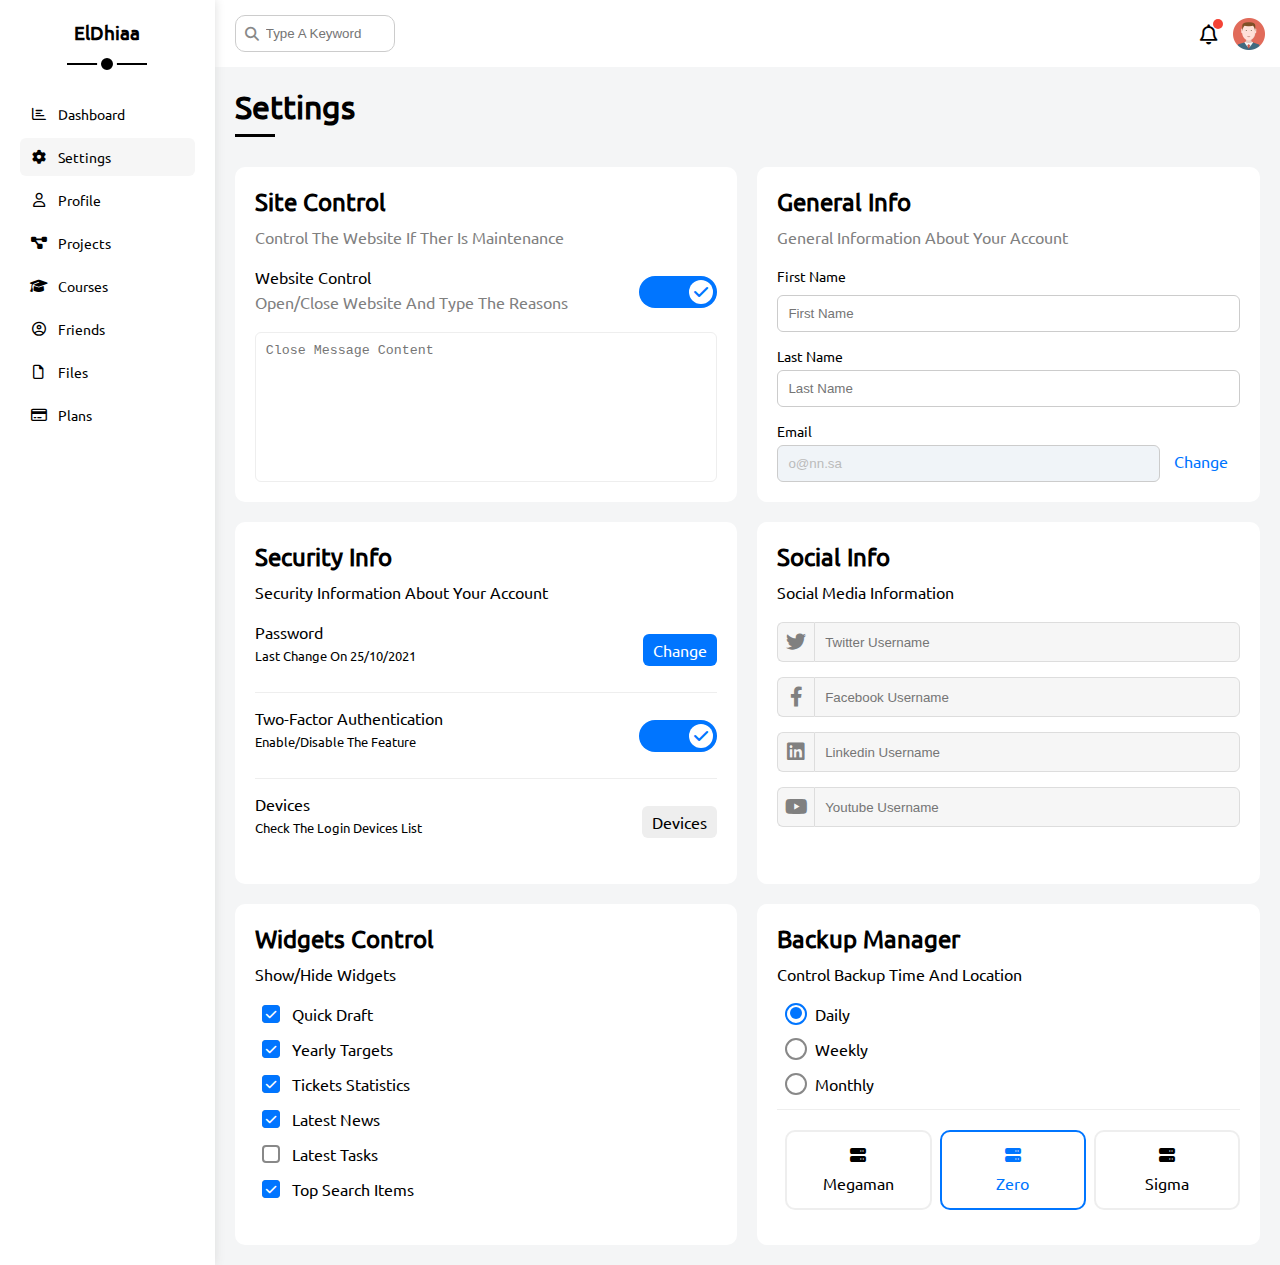
<file: settings.html>
<!DOCTYPE html>
<html lang="en">
  <head>
    <meta charset="UTF-8" />
    <meta http-equiv="X-UA-Compatible" content="IE=edge" />
    <meta name="viewport" content="width=device-width, initial-scale=1.0" />
    <title>Settings</title>
    <link rel="stylesheet" href="css/all.min.css" />
    <link rel="stylesheet" href="css/myFramework.css" />
    <link rel="stylesheet" href="css/dashboard.css" />
  </head>
  <body>
    <div class="page d-flex">
      <div class="sidebar bg-white p-relative p-20">
        <h3 class="p-relative txt-c mt-0">ElDhiaa</h3>
        <ul>
            <li>
                <a class="d-flex align-center fs-14 c-black rad-6 p-10" href="index.html">
                  <i class="fa-regular fa-chart-bar fa-fw"></i>
                  <span class="hide-mobile">Dashboard</span>
                </a>
              </li>
              <li>
                <a class="active d-flex align-center fs-14 c-black rad-6 p-10" href="settings.html">
                  <i class="fa-solid fa-gear fa-fw"></i>
                  <span class="hide-mobile">Settings</span>
                </a>
              </li>
              <li>
                <a class="d-flex align-center fs-14 c-black rad-6 p-10" href="profile.html">
                  <i class="fa-regular fa-user fa-fw"></i>
                  <span class="hide-mobile">Profile</span>
                </a>
              </li>
              <li>
                <a class="d-flex align-center fs-14 c-black rad-6 p-10" href="projects.html">
                  <i class="fa-solid fa-diagram-project fa-fw"></i>
                  <span class="hide-mobile">Projects</span>
                </a>
              </li>
              <li>
                <a class="d-flex align-center fs-14 c-black rad-6 p-10" href="courses.html">
                  <i class="fa-solid fa-graduation-cap fa-fw"></i>
                  <span class="hide-mobile">Courses</span>
                </a>
              </li>
              <li>
                <a class="d-flex align-center fs-14 c-black rad-6 p-10" href="friends.html">
                  <i class="fa-regular fa-circle-user fa-fw"></i>
                  <span class="hide-mobile">Friends</span>
                </a>
              </li>
              <li>
                <a class="d-flex align-center fs-14 c-black rad-6 p-10" href="files.html">
                  <i class="fa-regular fa-file fa-fw"></i>
                  <span class="hide-mobile">Files</span>
                </a>
              </li>
              <li>
                <a class="d-flex align-center fs-14 c-black rad-6 p-10" href="plans.html">
                  <i class="fa-regular fa-credit-card fa-fw"></i>
                  <span class="hide-mobile">Plans</span>
                </a>
              </li>
            </ul>
      </div>
      <div class="content w-full">
          <!-- start head -->
          <div class="head bg-white p-15 flex-between">
            <div class="search p-relative">
                <input class="p-10" type="search" placeholder="Type A Keyword">
            </div>
            <div class="icons d-flex align-center">
                <span class="notification p-relative">
                    <i class="fa-regular fa-bell fa-lg"></i>
                </span>
                <img src="imgs/avatar.png" alt="">
            </div>
          </div>
          <!-- end head -->
          <h1 class="p-relative">Settings</h1>
         <div class="settings m-20 d-grid gap-20">
           <!-- start setting box -->
           <div class="p-20 bg-white rad-10">
                <h2 class="mt-0 mb-10">Site Control</h2>
                <p class="mt-0 mb-20 c-gray fs-15">Control The Website If Ther Is Maintenance</p>
                <div class="mb-15 flex-between">
                    <div>
                        <span>Website Control</span>
                        <p class="c-gray mb-5 mt-5">Open/Close Website And Type The Reasons</p>
                    </div>
                    <div>
                        <label>
                            <input class="toggle-checkbox" type="checkbox" checked>
                            <div class="toggle-switch"></div>
                        </label>
                    </div>
                </div>
                <textarea class="close-message p-10 rad-6 w-full d-block" placeholder="Close Message Content"></textarea>
           </div>
           <!-- end setting box -->
            <!-- start setting box -->
            <div class="p-20 bg-white rad-10">
                <h2 class="mt-0 mb-10">General Info</h2>
                <p class="mt-0 mb-20 c-gray fs-15">General Information About Your Account</p>
                <div class="mb-15">
                    <label class="fs-14 c-grey d-block mb-10" for="first">First Name</label>
                    <input
                      class="b-none border-ccc p-10 rad-6 d-block w-full"
                      type="text"
                      id="first"
                      placeholder="First Name"
                    />
                  </div>
                  <div class="mb-15">
                    <label class="fs-14 c-grey d-block mb-5" for="last">Last Name</label>
                    <input
                      class="b-none border-ccc p-10 rad-6 d-block w-full"
                      id="last"
                      type="text"
                      placeholder="Last Name"
                    />
                  </div>
                  <div>
                    <label class="fs-14 c-grey d-block mb-5" for="email">Email</label>
                    <input
                      class="email b-none border-ccc p-10 rad-6 w-full mr-10"
                      id="email"
                      type="email"
                      value="o@nn.sa"
                      disabled
                    />
                    <a class="c-blue" href="#">Change</a>
                  </div>
                </div>
           <!-- end setting box -->
            <!-- start setting box -->
            <div class="p-20 bg-white rad-10">
                <h2 class="mt-0 mb-10">Security Info</h2>
                <p class="mt-0 mb-20 c-grey fs-15">Security Information About Your Account</p>
                <div class="sec-box mb-15 flex-between">
                  <div>
                    <span>Password</span>
                    <p class="c-grey mt-5 mb-0 fs-13">Last Change On 25/10/2021</p>
                  </div>
                  <a class="button bg-blue c-white btn-shape" href="#">Change</a>
                </div>
                <div class="sec-box mb-15 flex-between">
                  <div>
                    <span>Two-Factor Authentication</span>
                    <p class="c-grey mt-5 mb-0 fs-13">Enable/Disable The Feature</p>
                  </div>
                  <label>
                    <input class="toggle-checkbox" type="checkbox" checked />
                    <div class="toggle-switch"></div>
                  </label>
                </div>
                <div class="sec-box flex-between">
                  <div>
                    <span>Devices</span>
                    <p class="c-grey mt-5 mb-0 fs-13">Check The Login Devices List</p>
                  </div>
                  <a class="bg-eee c-black btn-shape" href="#">Devices</a>
                </div>
              </div>
           <!-- end setting box -->
           <!-- start setting box -->
           <div class="social-boxes p-20 bg-white rad-10">
            <h2 class="mt-0 mb-10">Social Info</h2>
            <p class="mt-0 mb-20 c-grey fs-15">Social Media Information</p>
            <div class="d-flex align-center mb-15">
              <i class="fa-brands fa-twitter flex-center c-gray"></i>
              <input class="w-full" type="text" placeholder="Twitter Username" />
            </div>
            <div class="d-flex align-center mb-15">
              <i class="fa-brands fa-facebook-f flex-center c-gray"></i>
              <input class="w-full" type="text" placeholder="Facebook Username" />
            </div>
            <div class="d-flex align-center mb-15">
              <i class="fa-brands fa-linkedin flex-center c-gray"></i>
              <input class="w-full" type="text" placeholder="Linkedin Username" />
            </div>
            <div class="d-flex align-center">
              <i class="fa-brands fa-youtube flex-center c-gray"></i>
              <input class="w-full" type="text" placeholder="Youtube Username" />
            </div>
          </div>
       <!-- end setting box -->
       <!-- Start Settings Box -->
       <div class="widgets-control p-20 bg-white rad-10">
        <h2 class="mt-0 mb-10">Widgets Control</h2>
        <p class="mt-0 mb-20 c-grey fs-15">Show/Hide Widgets</p>
        <div class="control d-flex align-center mb-15">
          <input type="checkbox" id="one" checked />
          <label for="one">Quick Draft</label>
        </div>
        <div class="control d-flex align-center mb-15">
          <input type="checkbox" id="two" checked />
          <label for="two">Yearly Targets</label>
        </div>
        <div class="control d-flex align-center mb-15">
          <input type="checkbox" id="three" checked />
          <label for="three">Tickets Statistics</label>
        </div>
        <div class="control d-flex align-center mb-15">
          <input type="checkbox" id="four" checked />
          <label for="four">Latest News</label>
        </div>
        <div class="control d-flex align-center mb-15">
          <input type="checkbox" id="five" />
          <label for="five">Latest Tasks</label>
        </div>
        <div class="control d-flex align-center mb-15">
          <input type="checkbox" id="six" checked />
          <label for="six">Top Search Items</label>
        </div>
      </div>
      <!-- End Settings Box -->
       <!-- Start Settings Box -->
       <div class="backup-control p-20 bg-white rad-10">
        <h2 class="mt-0 mb-10">Backup Manager</h2>
        <p class="mt-0 mb-20 c-grey fs-15">Control Backup Time And Location</p>
        <div class="date d-flex align-center mb-15">
          <input type="radio" name="time" id="daily" checked />
          <label for="daily">Daily</label>
        </div>
        <div class="date d-flex align-center mb-15">
          <input type="radio" name="time" id="weekly" />
          <label for="weekly">Weekly</label>
        </div>
        <div class="date d-flex align-center mb-15">
          <input type="radio" name="time" id="monthly" />
          <label for="monthly">Monthly</label>
        </div>
        <div class="servers d-flex align-center txt-c">
          <input type="radio" name="servers" id="server-one" />
          <div class="server mb-15 rad-10 w-full">
            <label class="d-block m-15" for="server-one">
              <i class="fa-solid fa-server d-block mb-10"></i>
              Megaman
            </label>
          </div>
          <input type="radio" name="servers" id="server-two" checked />
          <div class="server mb-15 rad-10 w-full">
            <label class="d-block m-15" for="server-two">
              <i class="fa-solid fa-server d-block mb-10"></i>
              Zero
            </label>
          </div>
          <input type="radio" name="servers" id="server-three" />
          <div class="server mb-15 rad-10 w-full">
            <label class="d-block m-15" for="server-three">
              <i class="fa-solid fa-server d-block mb-10"></i>
              Sigma
            </label>
          </div>
        </div>
      </div>
      <!-- End Settings Box -->
         </div>
      </div>
    </div>
</body>
</html>
</file>
<file: css/myFramework.css>
/* start box */
.d-flex{
    display: flex;
}
.f-wrap{
    flex-wrap: wrap;
}
.align-center{
    align-items: center;
}
.space-between{
    justify-content: space-between;
}
.d-grid{
    display: grid;
}
.gap-20{
    gap: 20px;
}
.d-block{
    display: block;
}
.w-full{
    width: 100%;
}
@media (max-width:768px) {
    .block-mobile{
        display: block;
    }
}
/* end box */
/* start padding and margin */
.p-20{
    padding: 20px;
}
.p-10{
    padding: 10px;
}
.p-15{
    padding: 15px;
}
.pb-10{
    padding-bottom: 10px;
}
.pb-15{
    padding-bottom: 15px;
}
.pt-15{
    padding-top: 15px;
}
.pl-15{
    padding-left: 15px;
}
.pb-20{
    padding-bottom: 20px;
}
.pt-20{
    padding-top: 20px;
}
.m-15{
    margin: 15px;
}
.m-20{
    margin: 20px;
}
.mt-0{
    margin-top: 0;
}
.mt-5{
    margin-top: 5px;
}
.mt-10{
    margin-top: 10px;
}
.mt-15{
    margin-top: 15px;
}
.mt-20{
    margin-top: 20px;
}
.mt-25{
    margin-top: 25px;
}
.mb-15{
    margin-bottom: 15px;
}
.mr-10{
    margin-right: 10px;
}
.mr-15{
    margin-right: 15px;
}
.mb-10{
    margin-bottom: 10px;
}
.mb-5{
    margin-bottom: 5px;
}
.mb-20{
    margin-bottom: 20px;
}
.m-0{
    margin: 0;
}
/* end padding and margin */

/* start color */
.bg-white{
    background-color: white;
}
.bg-blue{
    background-color: #0075ff;
}
.bg-orange{
    background-color: #f59e0b;
}
.bg-green{
    background-color: #22c55e;
}
.bg-eee{
    background-color: #eee;
}
.bg-red{
    background-color: #f44336;
}
/* end color */

/* start position */
.p-relative{
    position: relative;
}
.p-absolute{
    position: absolute;
}
.w-fit{
    width: fit-content;
}
.h-full{
    height: 100%;
}
/* end position */

/* start font */
.txt-c{
    text-align: center;
}
.c-black{
    color: black;
}
.c-gray{
    color: gray;
}
.c-white{
    color: white;
}
.c-blue{
    color: #0075ff;
}
.c-orange{
    color: #f59e0b;
}
.c-green{
    color: #22c55e;
}
.c-red{
color: #f44336;
}
.fs-13{
    font-size: 13px;
}
.fs-14{
    font-size: 14px;
}

.fs-25{
    font-size: 25px;
}
.fw-bold{
    font-weight: bold;
}
.b-none{
    border: none;
}
/* end font */
/* start border */
.rad-6{
    border-radius: 6px;
}
.rad-10{
    border-radius: 10px;
}
.rad-half{
    border-radius: 50%;
}
.b-none{
    border: none;
}
.h-100{
    height:100px;
}
.w-100{
    width:100px;
}
/* end border */

/* start media */
@media (max-width:768px) {
    .hide-mobile{
        display: none;
    }
    .txt-c-moblie{
        text-align: center;
    }
}
/* end media */

/* start components */
.flex-between{
    display: flex;
    justify-content: space-between;
    align-items: center;
}
.flex-center{
    display: flex;
    justify-content: center;
    align-items: center;
}
.btn-shape{
    padding: 6px 10px;
    border-radius: 6px;
}
.border-ccc{
    border: 1px solid #ccc;
}
/* end components */
</file>
<file: css/dashboard.css>
@font-face {
  font-family: "myf";
  src: url(../fonts/Ubuntu-Regular.ttf);
}
:root{
    --blue-color: #0075ff;
  --blue-alt-color: #0d69d5;
  --orange-color: #f59e0b;
  --green-color: #22c55e;
  --red-color: #f44336;
  --grey-color: #888;
}
::-webkit-scrollbar{
    width: 10px;
}
::-webkit-scrollbar-track{
    background-color: white;
}
::-webkit-scrollbar-thumb{
    background-color: var(--blue-color);
}
::-webkit-scrollbar-thumb:hover{
    background-color: var(--blue-alt-color);
}
*{
    box-sizing: border-box;
}
body{
    margin: 0;
    font-family: "myf", sans-serif;
}
*:focus{
    outline: none;
}
a{
    text-decoration: none;
}
ul{
    list-style: none;
    padding: 0;
}

.page{
    background-color: #f4f5f6;
}

/* start sidebar */

.sidebar {
    width: 250px;
    box-shadow: 0 0 10px #ddd;
}
.sidebar > h3{
margin-bottom: 50px;
}

.sidebar > h3::after,
.sidebar > h3::before{
    content: '';
    position: absolute;
    background-color: black;
    left: 50%;
    transform: translateX(-50%);

}
.sidebar > h3::before{
    width: 80px;
    height: 2px;
    bottom: -20px;
}
.sidebar > h3::after{
    border: 4px solid white;
    width: 12px;
    height: 12px;
    border-radius: 50%;
    bottom: -29px;
}

.sidebar ul li a{
    transition: 0.3s;
    margin-bottom: 5px;
}

.sidebar ul li a:hover,
.sidebar ul li a.active{
    background-color: #f6f6f6;
}
.sidebar ul li a span{
    font-size: 14px;
    margin-left: 10px;
}

@media (max-width:768px) {
    .sidebar{
        width: 58px;
        padding: 10px;
    }
    .sidebar > h3{
        font-size: 11px;
        margin-bottom: 15px;
    }
    .sidebar > h3::after,
    .sidebar > h3::before{
        display: none;
    }
}
/* end sidebar */

/* start content */
.content{
    overflow: hidden;
}

.head .search::before{
    font-family: "Font Awesome 6 Free";
    content: '\f002';
    font-weight: 900;
    position: absolute;
    top: 50%;
    transform: translateY(-50%);
    font-size: 14px;
    color: var(--grey-color);
    left:15px ;
}
.head .search input{
    border: 1px solid #ccc;
    border-radius: 10px;
    margin-left: 5px;
    padding-left: 30px;
    width: 160px;
    transition: width 0.3s;
}
.head .search input:focus{
    width: 200px;
}

.head .search input::placeholder{
    opacity: 1;
    transition: 0.3s;
}
.head .search input:focus::placeholder{
    opacity: 0;
}
.head .icons .notification::before{
    content: '';
    position: absolute;
    width: 10px;
    height: 10px;
    background-color: var(--red-color);
    border-radius: 50%;
    top: -5px;
    right: -5px;
}
.head .icons img{
    width: 32px;
    height: 32px;
    margin-left: 15px;
}

.page h1{
    margin:20px 20px 40px;
}

.page h1::before,
.page h1::after{
    content: '';
    position: absolute;
    bottom: -10px;
    left: 0;
    height: 3px;
}
.page h1::before{
    background-color: white;
    width: 120px;
}
.page h1::before{
    background-color: black;
    width: 40px;
}
.wrapper{
    grid-template-columns: repeat(auto-fill,minmax(450px,1fr));
    margin-left: 20px;
    margin-right: 20px;
    margin-bottom: 20px;
}

@media (max-width:768px) {
    .wrapper{
        grid-template-columns: minmax(200px,1fr);
        margin-left: 10px;
        margin-right: 10px;
        gap: 10px;
    }  
}
/* end content */
/* start welcome wedgit */
.welcome{
    overflow: hidden;
}
.welcome img{
    width: 170px;
    margin-bottom: -10px;
}
.welcome .avatar{
    width: 64px;
    height: 64px;
    border: 2px solid white;
    border-radius: 50%;
    padding: 2px;
    box-shadow: 0 0 5px #ddd;
    margin-left: 20px;
    margin-top: -32px;
}
.welcome .body {
    border-top: 1px solid #eee;
    border-bottom: 1px solid #eee;
}
.welcome .body > div{
    flex: 1;
}
.welcome .visit{
    margin: 0 15px 15px auto;
    transition: 0.3s;
    background-color: var(--blue-color);
}
.welcome .visit:hover{
    background-color: var(--blue-alt-color);
}
@media (max-width:676px) {
    .welcome .intro{
        padding-bottom: 30px;
    }
    .welcome .avatar{
        margin-left: 0;
    }
    .welcome .body > div:not(:last-child){
        margin-bottom: 20px;
    }
}
/* end welcome wedgit */
/* start quick draft */
.quick-draft textarea{
    resize: none;
    min-height: 160px;
}
.quick-draft .save{
    margin-left: auto;
    cursor: pointer;
    transition: 0.3s;
}
.quick-draft .save:hover{
    background-color: var(--blue-alt-color);
}
/* end quick draft */
/* start targets */
.target .target-row .icon{
    width: 80px;
    height: 80px;
    margin-right: 15px;
}
.target .details{
    flex: 1;
}
.target .details .progress{
    height: 4px;
}
.target .details .progress > span{
    position: absolute;
    height: 100%;
    top: 0;
    left: 0;
}
.target .details .progress > span span{
    position: absolute;
    right: -16px;
    bottom: 14px;
    color: white;
    padding: 2px 5px;
    border-radius: 6px;
    font-size: 12px;
}
.target .details .progress > span span::after{
    content: '';
    position: absolute;
    border-width: 5px;
    border-style: solid;
    bottom: -10px;
    left: 50%;
    transform: translateX(-50%);

}
.target .details .progress > .blue span::after{
    border-color: var(--blue-color) transparent transparent transparent;
}
.target .details .progress > .orange span::after{
    border-color: var(--orange-color) transparent transparent transparent;
}
.target .details .progress > .green span::after{
    border-color: var(--green-color) transparent transparent transparent;
}

.blue .icon,
.blue .progress{
background-color: #0077ff67;
}
.orange .icon,
.orange .progress {
  background-color: rgb(245 158 11 / 20%);
}
.green .icon,
.green .progress {
  background-color: rgb(34 197 94 / 20%);
}
/* end targets */
/* start ticket */
.tickets .box{
    border: 1px solid #ccc;
    width: calc(50% - 10px);
}
@media (max-width:768px) {
    .tickets .box{
        width: 100%;
    }
}
/* end ticket */
/* start news */
.news .news-row:not(:last-of-type){
    margin-bottom: 20px;
    padding-bottom: 20px;
    border-bottom: 1px solid #eee;
}
.news .news-row img{
    width: 100px;
    border-radius: 6px;
    margin-right: 15px;
}
.news .info{
    flex-grow: 1;
}
.news .info h3{
    margin: 0 0 6px;
    font-size: 16px;
}
@media (max-width:768px) {
    .news .news-row {
        display: block;
    }
    .news .news-row .label{
        margin: 10px auto;
        width: fit-content;
    }
}

/* end news */
/* start task */
.tasks .task-row:not(:last-of-type){
    margin-bottom: 15px;
    padding-bottom: 15px;
    border-bottom: 1px solid #eee;
}
.tasks .info{
    flex-grow: 1;
}
.tasks .done{
    opacity: 0.3;
}

.tasks .done h3,
.tasks .done p{
    text-decoration: line-through;
}
.tasks .delete{
    cursor: pointer;
    transition: 0.3s;
}
.tasks .delete:hover{
    color: red;
}

/* end task */
/* start latest upload */
.latest-upload li:not(:last-child){
border-bottom: 1px solid #eee;
}
.latest-upload li img{
    width: 40px;
    height: 40px;
}
/* end latest upload */
/* start last project */
.last-project ul::before{
    content: '';
    position: absolute;
    left: 11px;
    height: 100%;
    width: 2px;
    background-color: var(--blue-color);
}
.last-project ul li::before{
    content: '';
    width: 20px;
    height: 20px;
    border-radius: 50%;
    display: block;
    border: 2px solid white;
    background-color: white;
    outline: 2px solid var(--blue-color);
    margin-right: 15px;
    z-index: 1;
}
.last-project ul li.done::before{
    background-color: #0d69d5;
}
.last-project ul li.current::before{
    animation: change-color 2s infinite alternate;
}
.last-project .lunch-icon{
    position: absolute;
    right: 0;
    bottom: 0;
    width: 160px;
    opacity: 0.1;
}


/* end last project */
/* start reminders */
.reminder ul li .key{
    width: 15px;
    height: 15px;
}

.reminder ul li > .blue{
    border-left: 2px solid var(--blue-color);
}
.reminder ul li > .green{
    border-left: 2px solid var(--green-color);
}
.reminder ul li > .orange{
    border-left: 2px solid var(--orange-color);
}
.reminder ul li > .red{
    border-left: 2px solid var(--red-color);
}
/* end reminders */
/* start latest post */
.latest-post .avatar{
    width: 48px;
    height: 48px;
}
.latest-post .post-content{
    text-transform: capitalize;
    line-height: 1.7;
    border-top: 1px solid #eee;
    border-bottom: 1px solid #eee;
    min-height: 140px;
}
/* end latest post */
/* start social media */
.social-media .box{
    padding-left: 70px;
}
.social-media .box i{
    position: absolute;
    left: 0;
    top: 0;
    width: 50px;
    transition: 0.3s;
}
.social-media .box i:hover{
    transform: rotate(5deg);
}
.social-media .twitter {
    background-color: rgb(29 161 242 / 20%);
    color: #1da1f2;
  }
  .social-media .twitter i,
  .social-media .twitter a {
    background-color: #1da1f2;
  }
  .social-media .facebook {
    background-color: rgb(24 119 242 / 20%);
    color: #1da1f2;
  }
  .social-media .facebook i,
  .social-media .facebook a {
    background-color: #1877f2;
  }
  .social-media .youtube {
    background-color: rgb(255 0 0 / 20%);
    color: #ff0000;
  }
  .social-media .youtube i,
  .social-media .youtube a {
    background-color: #ff0000;
  }
  .social-media .linkedin {
    background-color: rgb(0 119 181 / 20%);
    color: #0077b5;
  }
  .social-media .linkedin i,
  .social-media .linkedin a {
    background-color: #0077b5;
  }
/* end social media */
/* start projects table */
.projects .responsive-table{
    overflow-x: auto;
}
.projects table{
    min-width: 1000px;
    border-spacing: 0;
}
.projects thead td{
    background-color: #eee;
    font-weight: bold;
}
.projects table td{
    padding: 15px;
    transition: 0.3s;
}
.projects table .label{
    font-size: 13px;
}
.projects tbody td{
    border-bottom: 1px solid #eee;
    border-left: 1px solid #eee;
}
.projects tbody tr td:last-child{
    border-right: 1px solid #eee;
}
.projects tbody tr:hover td{
    background-color: #FAF7F7;
}
.projects table img{
    width: 32px;
    height: 32px;
    border-radius: 50%;
    padding: 2px;
    background-color: white;
}
.projects table img:not(:first-child){
    margin-left: -20px;
}
/* end projects table */

/* start settings page */
.settings{
    grid-template-columns: repeat(auto-fill,minmax(500px,1fr));
}
@media (max-width:767px) {
    .settings{
        grid-template-columns: minmax(100px,1fr);
        margin-left: 10px;
        margin-right: 10px;
        gap: 10px;
    }
}
.settings .close-message{
    resize: none;
    border:1px solid #eee;
    min-height: 150px;
}
.settings .email{
    display: inline-flex;
    width: calc(100% - 80px);
}

.settings .sec-box {
    padding-bottom: 15px;
}
.settings .sec-box:not(:last-of-type) {
    border-bottom: 1px solid #eee;
}
.settings .sec-box .button {
    transition: 0.3s;
}
.settings .sec-box .button:hover {
    background-color: var(--blue-alt-color);
}

.settings-page .sec-box .button {
    transition: 0.3s;
  }
  .settings-page .sec-box .button:hover {
    background-color: var(--blue-alt-color);
  }

.settings .social-boxes i {
    width: 40px;
    height: 40px;
    background-color: #f6f6f6;
    border: 1px solid #ddd;
    border-right: none;
    border-radius: 6px 0 0 6px;
    font-size: 20px;
    transition: 0.3s;
  }
  .settings .social-boxes input {
    height: 40px;
    background-color: #f6f6f6;
    border: 1px solid #ddd;
    padding-left: 10px;
    border-radius: 0 6px 6px 0;
  }
  .settings .social-boxes > div:focus-within i.fa-twitter {
    color: #1da1f2;
  }
  .settings .social-boxes > div:focus-within i.fa-facebook-f {
    color: #1877f2;
  }
  .settings .social-boxes > div:focus-within i.fa-linkedin {
    color: #0a66c2;
  }
  .settings .social-boxes > div:focus-within i.fa-youtube {
    color: #ff0000;
  }

  .widgets-control .control input[type="checkbox"] {
    -webkit-appearance: none;
    appearance: none;
  }
  .widgets-control .control label {
    padding-left: 30px;
    cursor: pointer;
    position: relative;
  }
  .widgets-control .control label::before,
  .widgets-control .control label::after {
    position: absolute;
    left: 0;
    top: 50%;
    margin-top: -9px;
    border-radius: 4px;
  }
  .widgets-control .control label::before {
    content: "";
    width: 14px;
    height: 14px;
    border: 2px solid var(--grey-color);
  }
  .widgets-control .control label:hover::before {
    border-color: var(--blue-alt-color);
  }
  .widgets-control .control label::after {
    font-family: var(--fa-style-family-classic);
    content: "\f00c";
    font-weight: 900;
    background-color: var(--blue-color);
    color: white;
    font-size: 12px;
    width: 18px;
    height: 18px;
    display: flex;
    justify-content: center;
    align-items: center;
    transform: scale(0) rotate(360deg);
    transition: 0.3s;
  }
  .widgets-control .control input[type="checkbox"]:checked + label::after {
    transform: scale(1);
  }
  .backup-control input[type="radio"] {
    -webkit-appearance: none;
    appearance: none;
  }
  .backup-control .date label {
    padding-left: 30px;
    cursor: pointer;
    position: relative;
  }
  .backup-control .date label::before {
    content: "";
    position: absolute;
    top: 50%;
    left: 0;
    margin-top: -11px;
    width: 18px;
    height: 18px;
    border: 2px solid var(--grey-color);
    border-radius: 50%;
  }
  .backup-control .date label::after {
    content: "";
    position: absolute;
    left: 5px;
    top: 3px;
    width: 12px;
    height: 12px;
    background: var(--blue-color);
    border-radius: 50%;
    transition: 0.3s;
    transform: scale(0);
  }
  .backup-control .date input[type="radio"]:checked + label::before {
    border-color: var(--blue-color);
  }
  .backup-control .date input[type="radio"]:checked + label::after {
    transform: scale(1);
  }


  .backup-control .servers {
    border-top: 1px solid #eee;
    padding-top: 20px;
  }
  @media (max-width: 767px) {
    .backup-control .servers {
      flex-wrap: wrap;
    }
  }
  .backup-control .servers .server {
    border: 2px solid #eee;
    position: relative;
    transition: 0.3s;
  }
  .backup-control .servers .server label {
    cursor: pointer;
  }
  .backup-control .servers input[type="radio"]:checked + .server {
    border-color: var(--blue-color);
    color: var(--blue-color);
  }


.toggle-checkbox {
    -webkit-appearance: none;
    appearance: none;
    display: none;
  }
.toggle-switch {
    background-color: #ccc;
    width: 78px;
    height: 32px;
    border-radius: 16px;
    position: relative;
    transition: 0.3s;
    cursor: pointer;
}
.toggle-switch::before {
    font-family: var(--fa-style-family-classic);
    content: "\f00d";
    font-weight: 900;
    background-color: white;
    width: 24px;
    height: 24px;
    position: absolute;
    border-radius: 50%;
    top: 4px;
    left: 4px;
    display: flex;
    justify-content: center;
    align-items: center;
    color: #aaa;
    transition: 0.3s;
  }
  .toggle-checkbox:checked + .toggle-switch {
    background-color: var(--blue-color);
  }
  .toggle-checkbox:checked + .toggle-switch::before {
    content: "\f00c";
    left: 50px;
    color: var(--blue-color);
  }
  .settings :disabled {
    cursor: no-drop;
    background-color: #f0f4f8;
    color: #bbb;
  }
/* end settings page */

/* Start Profile Page */
@media (max-width: 767px) {
    .profile-page .overview {
      flex-direction: column;
    }
  }
  .profile-page .avatar-box {
    width: 300px;
  }
  @media (min-width: 768px) {
    .profile-page .avatar-box {
      border-right: 1px solid #eee;
    }
  }
  .profile-page .avatar-box > img {
    width: 120px;
    height: 120px;
  }
  .profile-page .avatar-box .level {
    height: 6px;
    overflow: hidden;
    margin: auto;
    width: 70%;
  }
  .profile-page .avatar-box .level span {
    position: absolute;
    left: 0;
    top: 0;
    height: 100%;
    background-color: var(--blue-color);
    border-radius: 6px;
  }
  .profile-page .info-box .box {
    flex-wrap: wrap;
    border-bottom: 1px solid #eee;
    transition: 0.3s;
  }
  .profile-page .info-box .box:hover {
    background-color: #f9f9f9;
  }
  .profile-page .info-box .box > div {
    min-width: 250px;
    padding: 10px 0 0;
  }
  .profile-page .info-box h4 {
    font-weight: normal;
  }
  /* Start Training Code */
  .profile-page .info-box .toggle-switch {
    height: 20px;
  }
  @media (max-width: 767px) {
    .profile-page .info-box .toggle-switch {
      margin: auto;
    }
  }
  .profile-page .info-box .toggle-switch::before {
    width: 12px;
    height: 12px;
    font-size: 8px;
  }
  .profile-page .info-box .toggle-checkbox:checked + .toggle-switch::before {
    left: 62px;
  }

  @media (max-width: 767px) {
    .profile-page .other-data {
      flex-direction: column;
    }
  }
  .profile-page .skills-card {
    flex-grow: 1;
  }
  .profile-page .skills-card ul li {
    padding: 15px 0;
  }
  .profile-page .skills-card ul li:not(:last-child) {
    border-bottom: 1px solid #eee;
  }
  .profile-page .skills-card ul li span {
    display: inline-flex;
    padding: 4px 10px;
    background-color: #eee;
    border-radius: 6px;
    font-size: 14px;
  }
  .profile-page .skills-card ul li span:not(:last-child) {
    margin-right: 5px;
  }
  .profile-page .activities {
    flex-grow: 2;
  }
  .profile-page .activity:not(:last-of-type) {
    border-bottom: 1px solid #eee;
    padding-bottom: 20px;
    margin-bottom: 20px;
  }
  .profile-page .activity img {
    width: 64px;
    height: 64px;
    margin-right: 10px;
  }
  @media (min-width: 768px) {
    .profile-page .activity .date {
      margin-left: auto;
      text-align: right;
    }
  }
  @media (max-width: 767px) {
    .profile-page .activity {
      flex-direction: column;
    }
    .profile-page .activity img {
      margin-right: 0;
      margin-bottom: 15px;
    }
    .profile-page .activity .date {
      margin-top: 15px;
    }
  }
  /* End Profile Page */

/* Start Projects Page */
.projects-page {
  grid-template-columns: repeat(auto-fill, minmax(500px, 1fr));
}
@media (max-width: 767px) {
  .projects-page {
    grid-template-columns: minmax(200px, 1fr);
    margin-left: 10px;
    margin-right: 10px;
    gap: 10px;
  }
}
.projects-page .project .date {
  position: absolute;
  right: 10px;
  top: 10px;
}
.projects-page .project h4 {
  font-weight: normal;
}
.projects-page .project .team {
  position: relative;
  min-height: 80px;
}
.projects-page .project .team a {
  position: absolute;
  left: 0;
  bottom: 0;
}
.projects-page .project .team a:nth-child(2) {
  left: 25px;
}
.projects-page .project .team a:nth-child(3) {
  left: 50px;
}
.projects-page .project .team a:nth-child(4) {
  left: 75px;
}
.projects-page .project .team a:nth-child(5) {
  left: 100px;
}
.projects-page .project .team a:hover {
  z-index: 1000;
}
.projects-page .project .team img {
  width: 40px;
  height: 40px;
  border-radius: 50%;
  border: 2px solid white;
}
.projects-page .project .do {
  justify-content: flex-end;
  border-top: 1px solid #eee;
  padding-top: 15px;
  margin-top: 15px;
}
@media (max-width: 767px) {
  .projects-page .project .do {
    flex-direction: column;
  }
}
.projects-page .project .do span {
  padding: 3px 8px;
  margin-left: 5px;
  width: fit-content;
}
@media (max-width: 767px) {
  .projects-page .project .do span:not(:last-child) {
    margin-bottom: 15px;
  }
}
.projects-page .project .info {
  border-top: 1px solid #eee;
  margin-top: 15px;
  padding-top: 15px;
}
@media (max-width: 767px) {
  .projects-page .project .info {
    flex-direction: column;
  }
}
.projects-page .project .prog {
  height: 8px;
  width: 260px;
  position: relative;
  border-radius: 6px;
}
@media (max-width: 767px) {
  .projects-page .project .prog {
    margin-bottom: 15px;
  }
}
.projects-page .project .prog span {
  position: absolute;
  left: 0;
  top: 0;
  height: 100%;
  border-radius: 6px;
}
/* End Projects Page */


/* Start Courses Page */
.courses-page {
  grid-template-columns: repeat(auto-fill, minmax(300px, 1fr));
}
@media (max-width: 767px) {
  .courses-page {
    grid-template-columns: minmax(200px, 1fr);
    margin-left: 10px;
    margin-right: 10px;
    gap: 10px;
  }
}
.courses-page .course {
  overflow: hidden;
}
.courses-page .course .cover {
  max-width: 100%;
}
.courses-page .course .instructor {
  position: absolute;
  width: 64px;
  height: 64px;
  border-radius: 50%;
  top: 20px;
  left: 20px;
  border: 2px solid white;
}
.courses-page .course .description {
  line-height: 1.6;
}
.courses-page .course .info {
  border-top: 1px solid #eee;
  font-size: 13px;
}
.courses-page .course .info .title {
  position: absolute;
  top: -13px;
  left: 50%;
  transform: translateX(-50%);
  font-size: 13px;
}
/* End Courses Page */
/* Start Friends Page */
.friends-page {
  grid-template-columns: repeat(auto-fill, minmax(300px, 1fr));
}
@media (max-width: 767px) {
  .friends-page {
    grid-template-columns: minmax(200px, 1fr);
    margin-left: 10px;
    margin-right: 10px;
    gap: 10px;
  }
}
.friends-page .contact {
  position: absolute;
  left: 10px;
  top: 10px;
}
.friends-page .contact i {
  background-color: #eee;
  padding: 10px;
  border-radius: 50%;
  color: #666;
  font-size: 13px;
  cursor: pointer;
  transition: 0.3s;
}
.friends-page .contact i:hover {
  background-color: var(--blue-color);
  color: white;
}
.friends-page .friend .icons {
  border-top: 1px solid #eee;
  border-bottom: 1px solid #eee;
  margin-top: 15px;
  margin-bottom: 15px;
  padding-top: 15px;
  padding-bottom: 15px;
}
.friends-page .friend .icons i {
  margin-right: 5px;
}
.friends-page .friend .icons .vip {
  position: absolute;
  right: 0;
  top: 50%;
  transform: translateY(-50%);
  font-size: 40px;
  opacity: 0.2;
}
/* End Friends Page */

/* Start Files Page */
.files-page {
  flex-direction: row-reverse;
  align-items: flex-start;
}
@media (max-width: 767px) {
  .files-page {
    flex-direction: column;
    align-items: normal;
  }
}
.files-page .files-stats {
  min-width: 260px;
}
.files-page .files-stats .icon {
  width: 40px;
  height: 40px;
  margin-right: 10px;
}
.files-page .files-stats .size {
  margin-left: auto;
}
.files-page .files-stats .blue {
  background-color: rgb(0 117 255 / 20%);
}
.files-page .files-stats .green {
  background-color: rgb(34 197 94 / 20%);
}
.files-page .files-stats .red {
  background-color: rgb(244 67 54 / 20%);
}
.files-page .files-stats .orange {
  background-color: rgb(245 158 11 / 20%);
}
.files-page .files-stats .upload {
  margin: 15px auto 0;
  padding: 10px 15px;
  transition: 0.3s;
}
.files-page .files-stats .upload:hover {
  background-color: var(--blue-alt-color);
}
.files-page .files-stats .upload:hover i {
  animation: go-up 0.8s infinite;
}
.files-page .files-content {
  flex: 1;
  grid-template-columns: repeat(auto-fill, minmax(200px, 1fr));
}
.files-page .files-content img {
  width: 64px;
  height: 64px;
  transition: 0.3s;
}
.files-page .files-content .file:hover img {
  transform: rotate(5deg);
}
.files-page .files-content .info {
  border-top: 1px solid #eee;
}
/* End Files Page */


/* Start Plans Page */
.plans-page {
  grid-template-columns: repeat(auto-fill, minmax(450px, 1fr));
}
@media (max-width: 767px) {
  .plans-page {
    grid-template-columns: minmax(250px, 1fr);
    margin-left: 10px;
    margin-right: 10px;
    gap: 10px;
  }
}
.plans-page .plan .top {
  border: 3px solid white;
  outline: 3px solid transparent;
}
.plans-page .plan.green .top {
  outline-color: var(--green-color);
}
.plans-page .plan.blue .top {
  outline-color: var(--blue-color);
}
.plans-page .plan.orange .top {
  outline-color: var(--orange-color);
}
.plans-page .plan .price {
  position: relative;
  font-size: 40px;
  width: fit-content;
  margin: auto;
}
.plans-page .plan .price span {
  position: absolute;
  left: -20px;
  top: 0;
  font-size: 25px;
}
.plans-page .plan ul li {
  padding: 15px 0;
  display: flex;
  align-items: center;
  font-size: 15px;
  border-bottom: 1px solid #eee;
}
.plans-page .plan ul li .yes {
  color: var(--green-color);
}
.plans-page .plan ul li i:not(.yes, .help) {
  color: var(--red-color);
}
.plans-page .plan ul li i:first-child {
  font-size: 18px;
  margin-right: 5px;
}
.plans-page .plan ul li .help {
  color: var(--grey-color);
  margin-left: auto;
  cursor: pointer;
}
/* End Plans Page */


/* start animation */

@keyframes change-color{
    0%,100%{
        background-color: var(--blue-color);
    }
    50%{
        background-color: white;
    }
    } 


    @keyframes go-up {
      0%,
      100% {
        transform: translateY(0);
      }
      50% {
        transform: translateY(-5px);
      }
    }
/* end animation */
</file>
